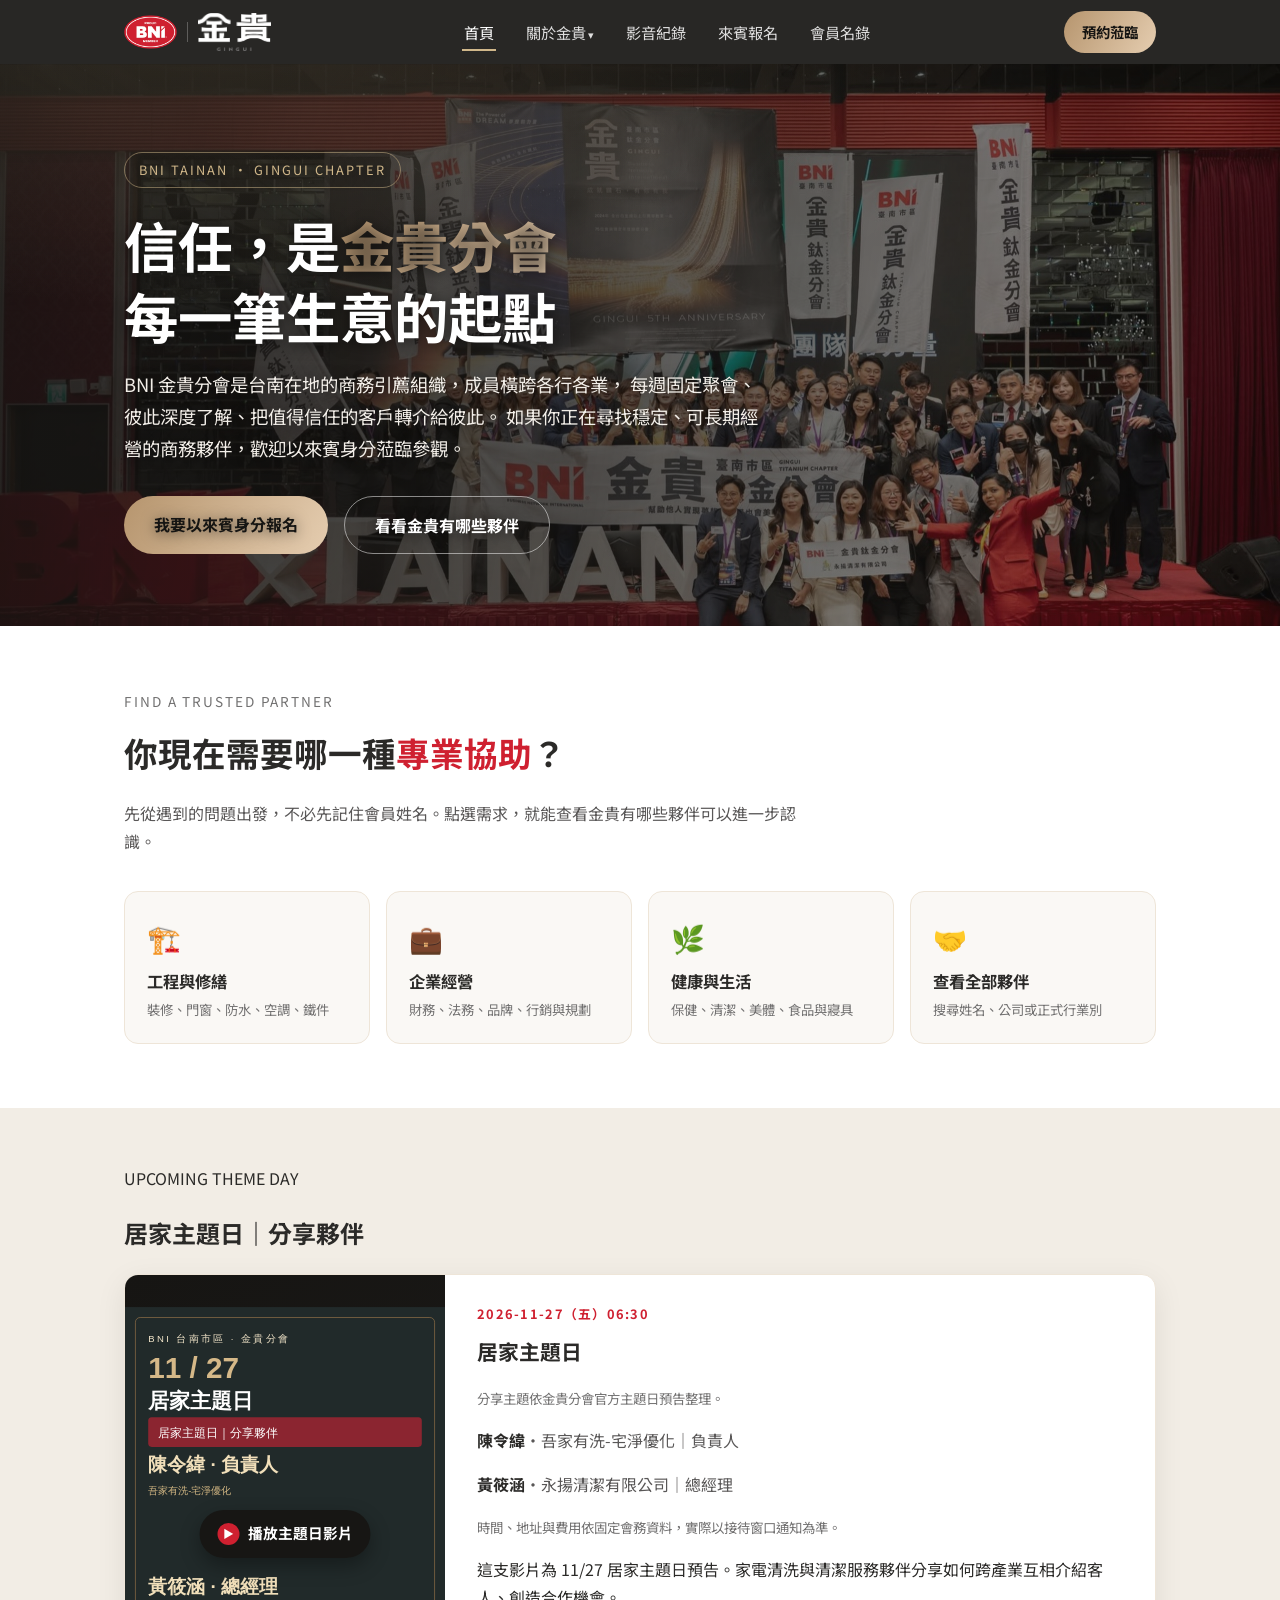
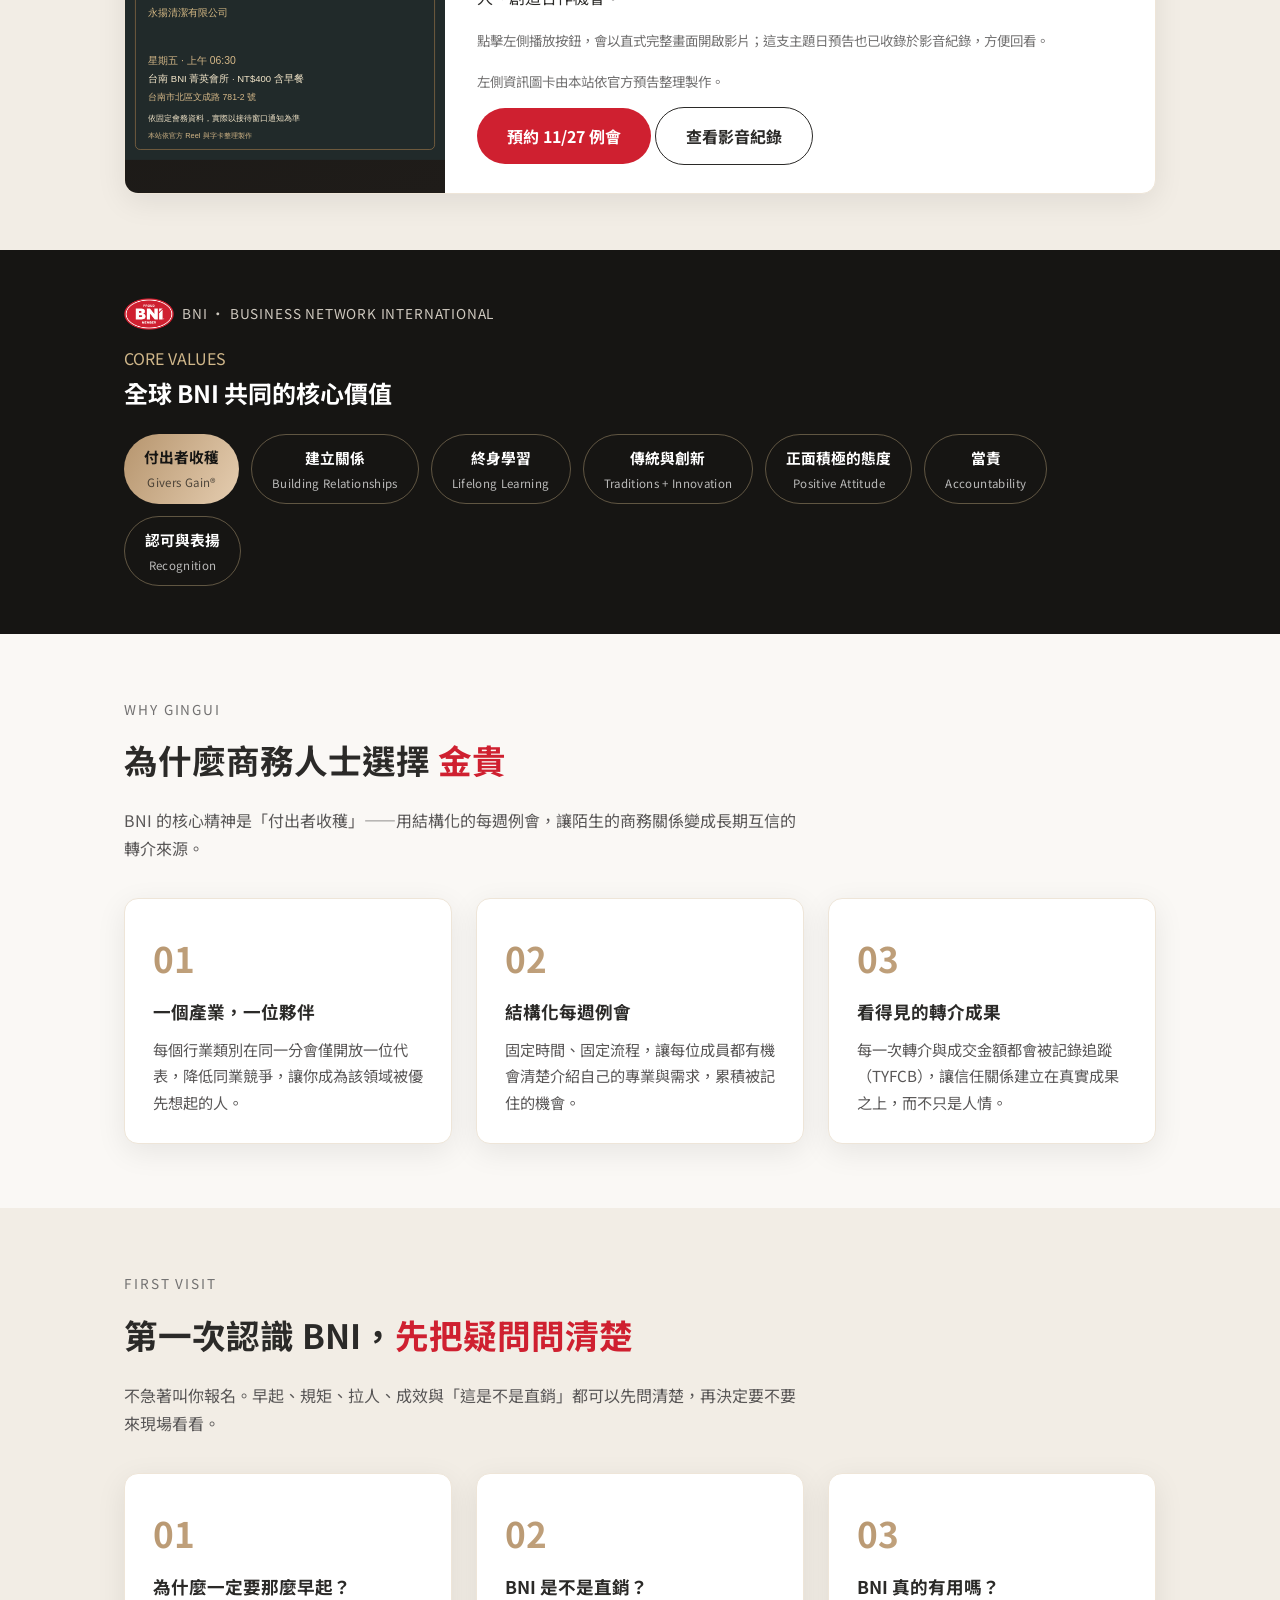
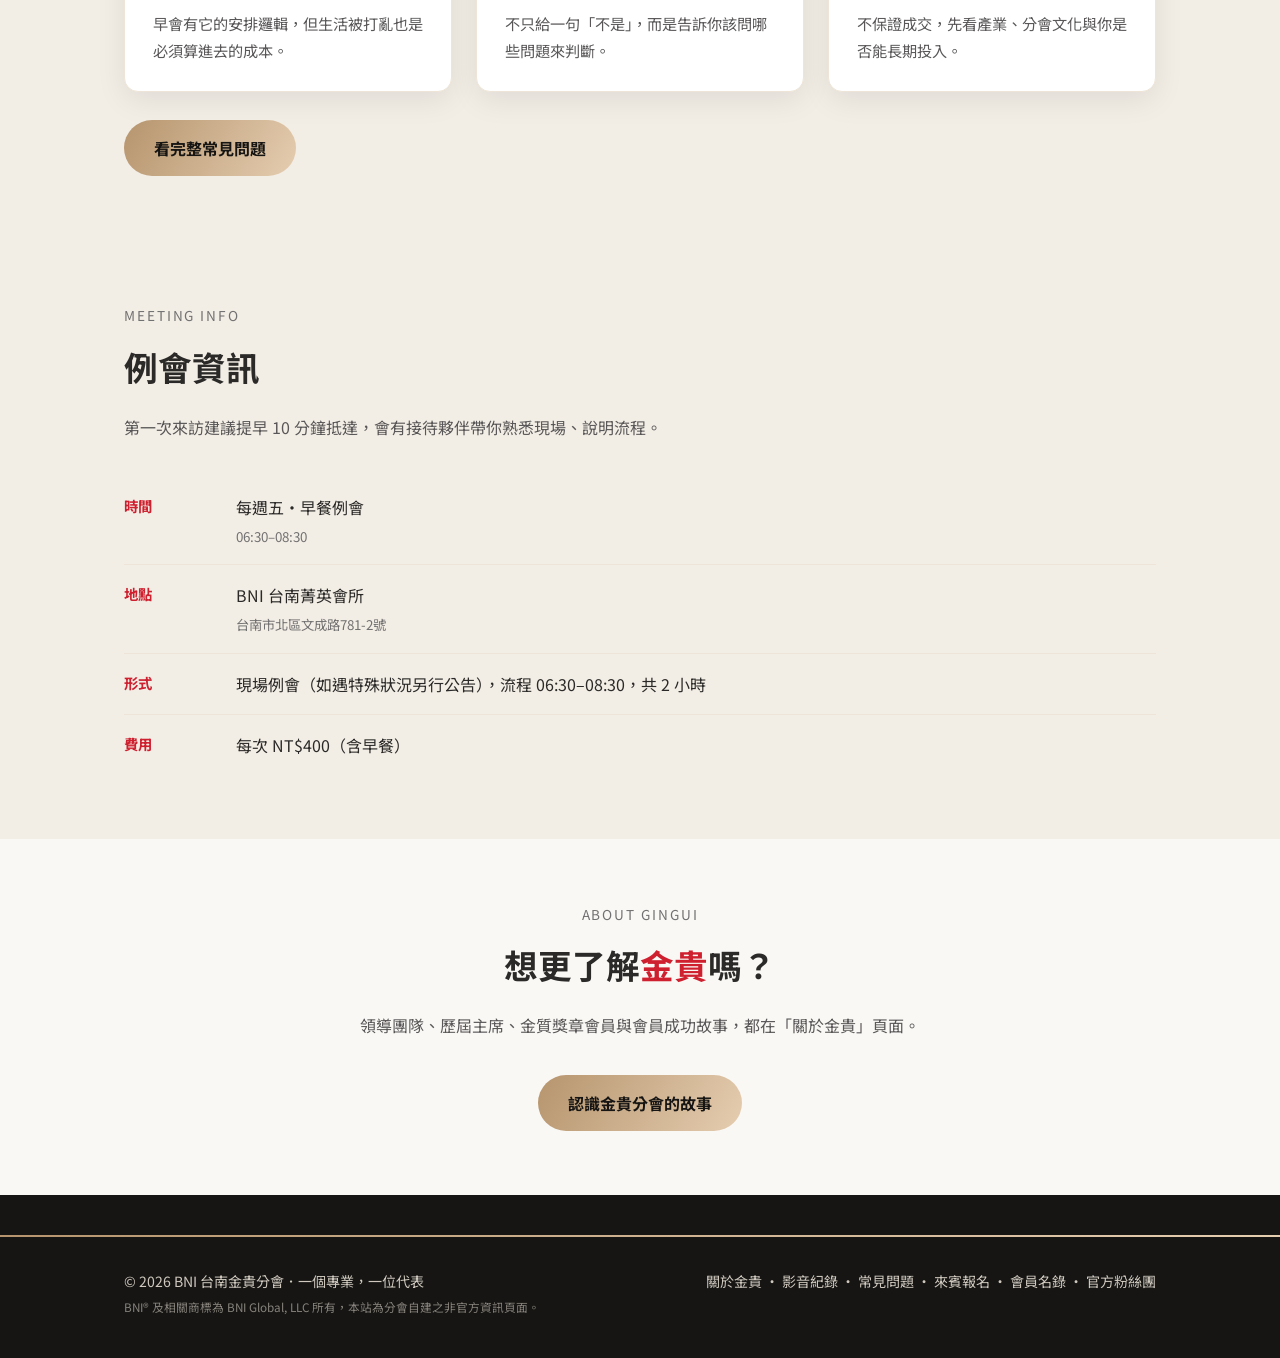
<file: docs/index.html>
<!DOCTYPE html>
<html lang="zh-Hant">
<head>
<meta name="google-site-verification" content="8ePdqY7qm-xpX4-7lDwkVyhYvIActECKuiyLLZZoABk" />
<meta name="msvalidate.01" content="B2B3A865AB34D9075D585E081B5C7E3E" />
<!-- Google tag (gtag.js) -->
<script async src="https://www.googletagmanager.com/gtag/js?id=G-X0NWSKJ8MS"></script>
<script>
  window.dataLayer = window.dataLayer || [];
  function gtag(){dataLayer.push(arguments);}
  gtag('js', new Date());
  gtag('config', 'G-X0NWSKJ8MS');
</script>
<meta charset="UTF-8">
<meta name="viewport" content="width=device-width, initial-scale=1.0">
<title>BNI 金貴分會｜台南商務引薦組織</title>
<meta name="description" content="認識 BNI 台南金貴分會：例會資訊、會員名錄、來賓報名與常見問題。第一次參訪前，先了解 BNI 是否適合你的商務經營方式。">
<link rel="preconnect" href="https://fonts.googleapis.com">
<link rel="preconnect" href="https://fonts.gstatic.com" crossorigin>
<link href="https://fonts.googleapis.com/css2?family=Noto+Sans+TC:wght@400;500;700;900&display=swap" rel="stylesheet">
<link rel="stylesheet" href="assets/style.css?v=20261112a">
<script src="assets/tracking.js?v=20261005b"></script>
</head>
<body>

<nav class="nav">
  <div class="wrap">
    <a href="index.html" class="brand">
      <img src="assets/logo/bni-proud-member-red.png" alt="BNI Proud Member" class="bni-logo">
      <span class="divider"></span>
      <img src="assets/logo/gingui-logo-nav.png" alt="GINGUI 金貴分會" class="gingui-logo">
    </a>
    <ul>
      <li><a href="index.html" class="active">首頁</a></li>
      <li class="nav-dd"><a href="about.html">關於金貴</a><div class="nav-dd-menu"><a href="about.html">認識金貴</a><a href="faq.html">常見問題</a></div></li>
      <li><a href="videos.html">影音紀錄</a></li>
      <li><a href="join.html">來賓報名</a></li>
      <li><a href="directory.html">會員名錄</a></li>
    </ul>
    <a href="join.html" class="cta">預約蒞臨</a>
    <details class="mobile-menu">
      <summary aria-label="網站選單">☰</summary>
      <div class="mobile-menu-links">
        <a href="index.html">首頁</a>
        <a href="about.html">關於金貴</a>
        <a href="faq.html">常見問題</a>
        <a href="videos.html">影音紀錄</a>
        <a href="directory.html">會員名錄</a>
        <a href="join.html">來賓報名</a>
      </div>
    </details>
  </div>
</nav>

<section class="hero">
  <div class="wrap">
    <span class="tag">BNI TAINAN · GINGUI CHAPTER</span>
    <h1>信任，是<span class="gold">金貴分會</span><br>每一筆生意的起點</h1>
    <p class="lead">
      BNI 金貴分會是台南在地的商務引薦組織，成員橫跨各行各業，
      每週固定聚會、彼此深度了解、把值得信任的客戶轉介給彼此。
      如果你正在尋找穩定、可長期經營的商務夥伴，歡迎以來賓身分蒞臨參觀。
    </p>
    <div class="btns">
      <a href="join.html" class="btn btn-gold" data-track="guest_registration_click" data-track-label="首頁首屏報名">我要以來賓身分報名</a>
      <a href="directory.html" class="btn btn-outline" data-track="directory_click" data-track-label="首頁首屏會員名錄">看看金貴有哪些夥伴</a>
    </div>
  </div>
</section>

<section class="section service-finder">
  <div class="wrap">
    <div class="kicker">FIND A TRUSTED PARTNER</div>
    <h2>你現在需要哪一種<span class="accent">專業協助</span>？</h2>
    <p class="desc">先從遇到的問題出發，不必先記住會員姓名。點選需求，就能查看金貴有哪些夥伴可以進一步認識。</p>
    <div class="need-grid">
      <a class="need-card" href="directory.html?group=engineering" data-track="need_category_click" data-need-group="engineering"><span>🏗️</span><strong>工程與修繕</strong><small>裝修、門窗、防水、空調、鐵件</small></a>
      <a class="need-card" href="directory.html?group=business" data-track="need_category_click" data-need-group="business"><span>💼</span><strong>企業經營</strong><small>財務、法務、品牌、行銷與規劃</small></a>
      <a class="need-card" href="directory.html?group=wellness" data-track="need_category_click" data-need-group="wellness"><span>🌿</span><strong>健康與生活</strong><small>保健、清潔、美體、食品與寢具</small></a>
      <a class="need-card" href="directory.html" data-track="need_category_click" data-need-group="all"><span>🤝</span><strong>查看全部夥伴</strong><small>搜尋姓名、公司或正式行業別</small></a>
    </div>
  </div>
</section>

<section class="focus-strip">
  <div class="wrap">
    <div class="kicker">UPCOMING THEME DAY</div>
    <h2 style="margin-bottom:20px">居家主題日｜分享夥伴</h2>
    <div class="focus-card video-focus-card">
      <div class="poster reel-frame edm-frame" id="home-reel-20261127">
        <img src="assets/photos/focus-20261127.svg" alt="11/27 居家主題日資訊圖卡：居家主題日">
        <button class="reel-load" type="button" data-reel-target="home-reel-20261127" data-facebook-url="https://www.facebook.com/reel/1065215876573624/" data-reel-title="居家主題日預告：居家主題日">
          <span aria-hidden="true">▶</span> 播放主題日影片
        </button>
      </div>
      <div class="body">
        <div class="week">2026-11-27（五）06:30</div>
        <h3>居家主題日</h3>
        <p class="video-note">分享主題依金貴分會官方主題日預告整理。</p>
        <p class="speaker"><b>陳令緯</b>・吾家有洗-宅淨優化｜負責人</p><p class="speaker"><b>黃筱涵</b>・永揚清潔有限公司｜總經理</p>
        <p class="video-note">時間、地址與費用依固定會務資料，實際以接待窗口通知為準。</p>
        <p>這支影片為 11/27 居家主題日預告。家電清洗與清潔服務夥伴分享如何跨產業互相介紹客人、創造合作機會。</p>

        <p class="video-note">點擊左側播放按鈕，會以直式完整畫面開啟影片；這支主題日預告也已收錄於影音紀錄，方便回看。</p>
        <p class="video-note">左側資訊圖卡由本站依官方預告整理製作。</p>
        <div class="btns compact-btns">
          <a href="join.html?meeting=2026-11-27" class="btn btn-red" data-track="guest_registration_click" data-track-label="近期主講報名">預約 11/27 例會</a>
          <a href="videos.html" class="btn btn-outline-dark">查看影音紀錄</a>
        </div>
      </div>
    </div>
  </div>
</section>

<section class="values-strip">
  <div class="wrap">
    <div class="bni-badge">
      <img src="assets/logo/bni-proud-member-red.png" alt="BNI Proud Member">
      <span>BNI · BUSINESS NETWORK INTERNATIONAL</span>
    </div>
    <div class="kicker">CORE VALUES</div>
    <h2 style="color:#fff;margin:0">全球 BNI 共同的核心價值</h2>
    <div class="values-list">
      <span class="value-chip primary">付出者收穫<small>Givers Gain®</small></span>
      <span class="value-chip">建立關係<small>Building Relationships</small></span>
      <span class="value-chip">終身學習<small>Lifelong Learning</small></span>
      <span class="value-chip">傳統與創新<small>Traditions + Innovation</small></span>
      <span class="value-chip">正面積極的態度<small>Positive Attitude</small></span>
      <span class="value-chip">當責<small>Accountability</small></span>
      <span class="value-chip">認可與表揚<small>Recognition</small></span>
    </div>
  </div>
</section>

<section class="section">
  <div class="wrap">
    <div class="kicker">WHY GINGUI</div>
    <h2>為什麼商務人士選擇 <span class="accent">金貴</span></h2>
    <p class="desc">BNI 的核心精神是「付出者收穫」——用結構化的每週例會，讓陌生的商務關係變成長期互信的轉介來源。</p>
    <div class="grid3">
      <div class="card">
        <div class="num">01</div>
        <h3>一個產業，一位夥伴</h3>
        <p>每個行業類別在同一分會僅開放一位代表，降低同業競爭，讓你成為該領域被優先想起的人。</p>
      </div>
      <div class="card">
        <div class="num">02</div>
        <h3>結構化每週例會</h3>
        <p>固定時間、固定流程，讓每位成員都有機會清楚介紹自己的專業與需求，累積被記住的機會。</p>
      </div>
      <div class="card">
        <div class="num">03</div>
        <h3>看得見的轉介成果</h3>
        <p>每一次轉介與成交金額都會被記錄追蹤（TYFCB），讓信任關係建立在真實成果之上，而不只是人情。</p>
      </div>
    </div>
  </div>
</section>

<section class="section alt">
  <div class="wrap">
    <div class="kicker">FIRST VISIT</div>
    <h2>第一次認識 BNI，<span class="accent">先把疑問問清楚</span></h2>
    <p class="desc">不急著叫你報名。早起、規矩、拉人、成效與「這是不是直銷」都可以先問清楚，再決定要不要來現場看看。</p>
    <div class="grid3">
      <a class="card card-link" href="faq.html#early"><div class="num">01</div><h3>為什麼一定要那麼早起？</h3><p>早會有它的安排邏輯，但生活被打亂也是必須算進去的成本。</p></a>
      <a class="card card-link" href="faq.html#mlm"><div class="num">02</div><h3>BNI 是不是直銷？</h3><p>不只給一句「不是」，而是告訴你該問哪些問題來判斷。</p></a>
      <a class="card card-link" href="faq.html#fit"><div class="num">03</div><h3>BNI 真的有用嗎？</h3><p>不保證成交，先看產業、分會文化與你是否能長期投入。</p></a>
    </div>
    <div style="margin-top:28px"><a href="faq.html" class="btn btn-gold">看完整常見問題</a></div>
  </div>
</section>

<section class="section alt">
  <div class="wrap">
    <div class="kicker">MEETING INFO</div>
    <h2>例會資訊</h2>
    <p class="desc">第一次來訪建議提早 10 分鐘抵達，會有接待夥伴帶你熟悉現場、說明流程。</p>
    <ul class="info-list">
      <li>
        <span class="label">時間</span>
        <span class="value">每週五・早餐例會<small>06:30–08:30</small></span>
      </li>
      <li>
        <span class="label">地點</span>
        <span class="value">BNI 台南菁英會所
          <small>台南市北區文成路781-2號</small>
        </span>
      </li>
      <li>
        <span class="label">形式</span>
        <span class="value">現場例會（如遇特殊狀況另行公告），流程 06:30–08:30，共 2 小時</span>
      </li>
      <li>
        <span class="label">費用</span>
        <span class="value">每次 NT$400（含早餐）</span>
      </li>
    </ul>
  </div>
</section>

<section class="section" style="text-align:center">
  <div class="wrap">
    <div class="kicker">ABOUT GINGUI</div>
    <h2>想更了解<span class="accent">金貴</span>嗎？</h2>
    <p class="desc" style="margin-left:auto;margin-right:auto">
      領導團隊、歷屆主席、金質獎章會員與會員成功故事，都在「關於金貴」頁面。
    </p>
    <a href="about.html" class="btn btn-gold">認識金貴分會的故事</a>
  </div>
</section>

<footer>
  <hr class="gold-line">
  <div class="wrap">
    <div>
      © <span id="year"></span> BNI 台南金貴分會．一個專業，一位代表
      <br><small style="opacity:.6">BNI® 及相關商標為 BNI Global, LLC 所有，本站為分會自建之非官方資訊頁面。</small>
    </div>
    <div>
      <a href="about.html">關於金貴</a> ・
      <a href="videos.html">影音紀錄</a> ・
      <a href="faq.html">常見問題</a> ・
      <a href="join.html">來賓報名</a> ・
      <a href="directory.html">會員名錄</a> ・
      <a href="https://www.facebook.com/people/BNI-%E5%8F%B0%E5%8D%97%E5%B8%82%E5%8D%80-%E9%87%91%E8%B2%B4%E9%88%A6%E9%87%91%E5%88%86%E6%9C%83/100025054496051/" target="_blank" rel="noopener">官方粉絲團</a>
    </div>
  </div>
</footer>
<script>document.getElementById('year').textContent = new Date().getFullYear();</script>
<script src="assets/reels.js"></script>
</body>
</html>
</file>
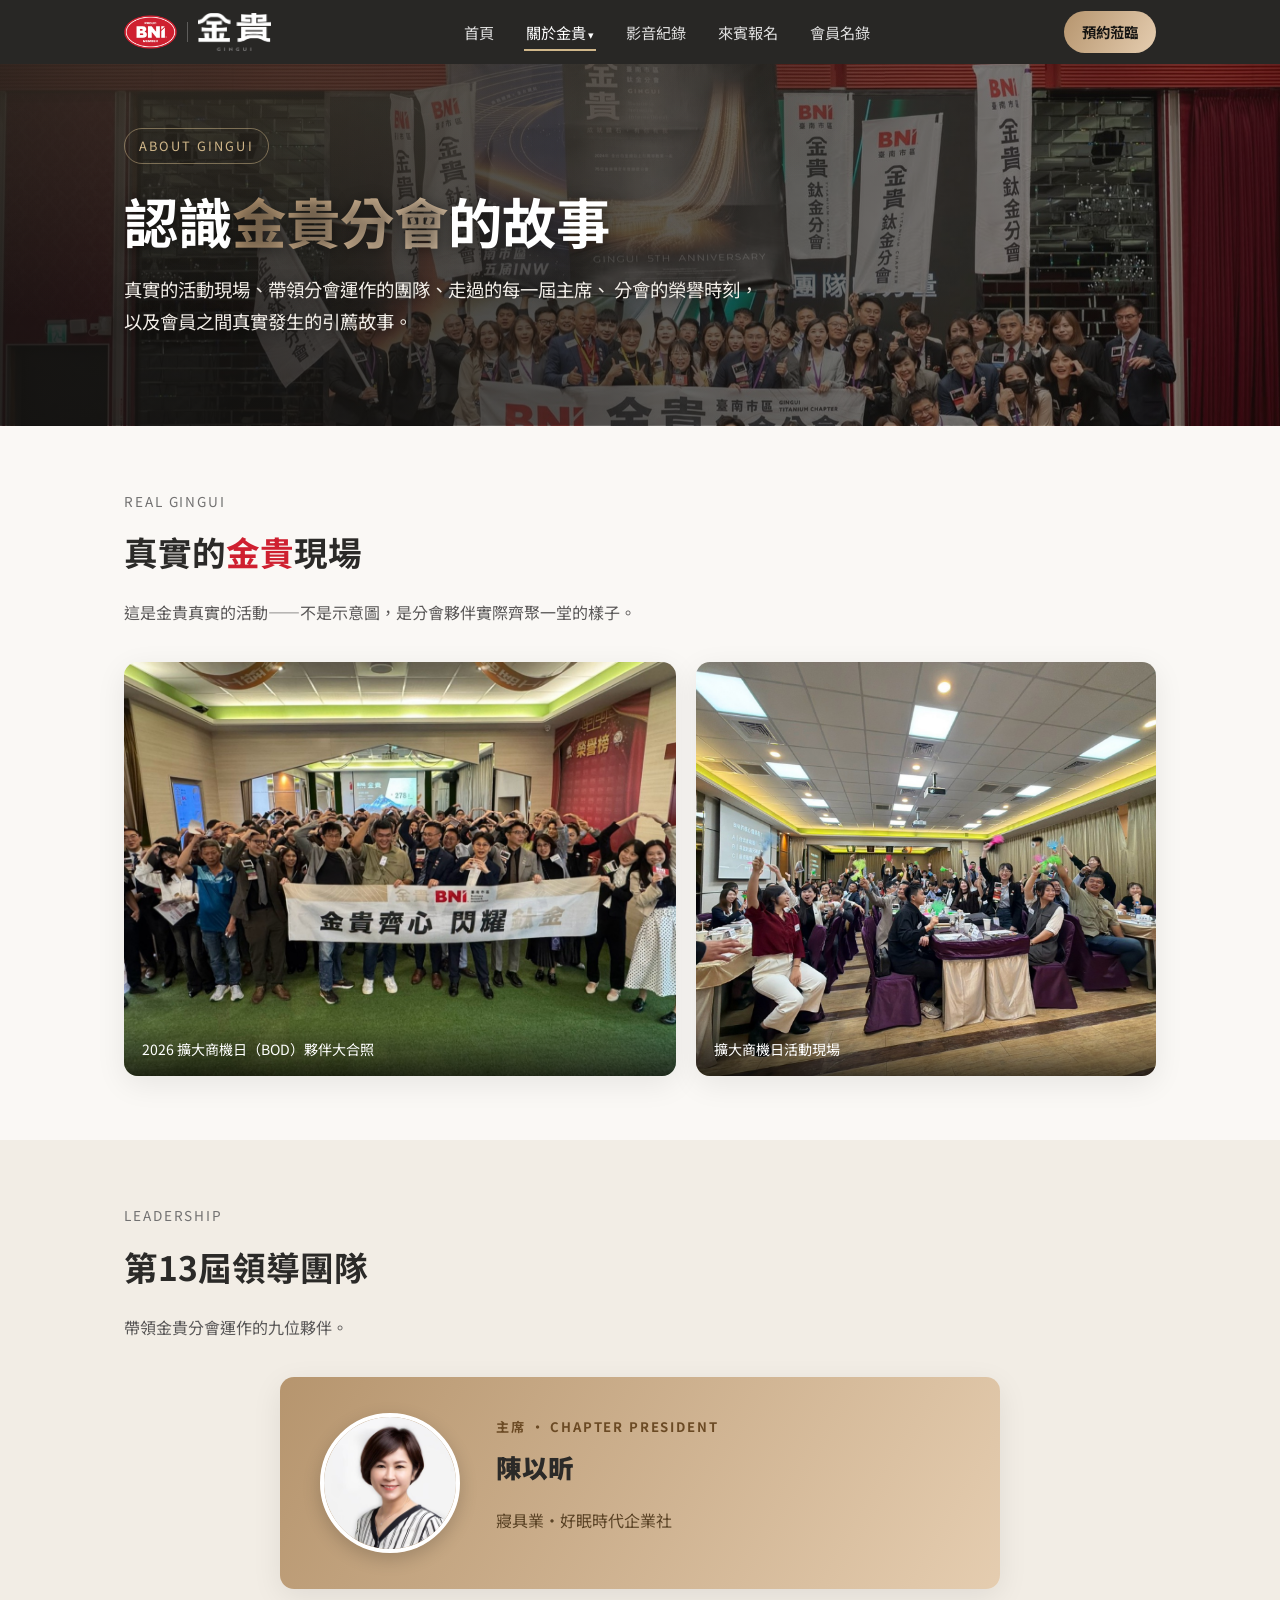
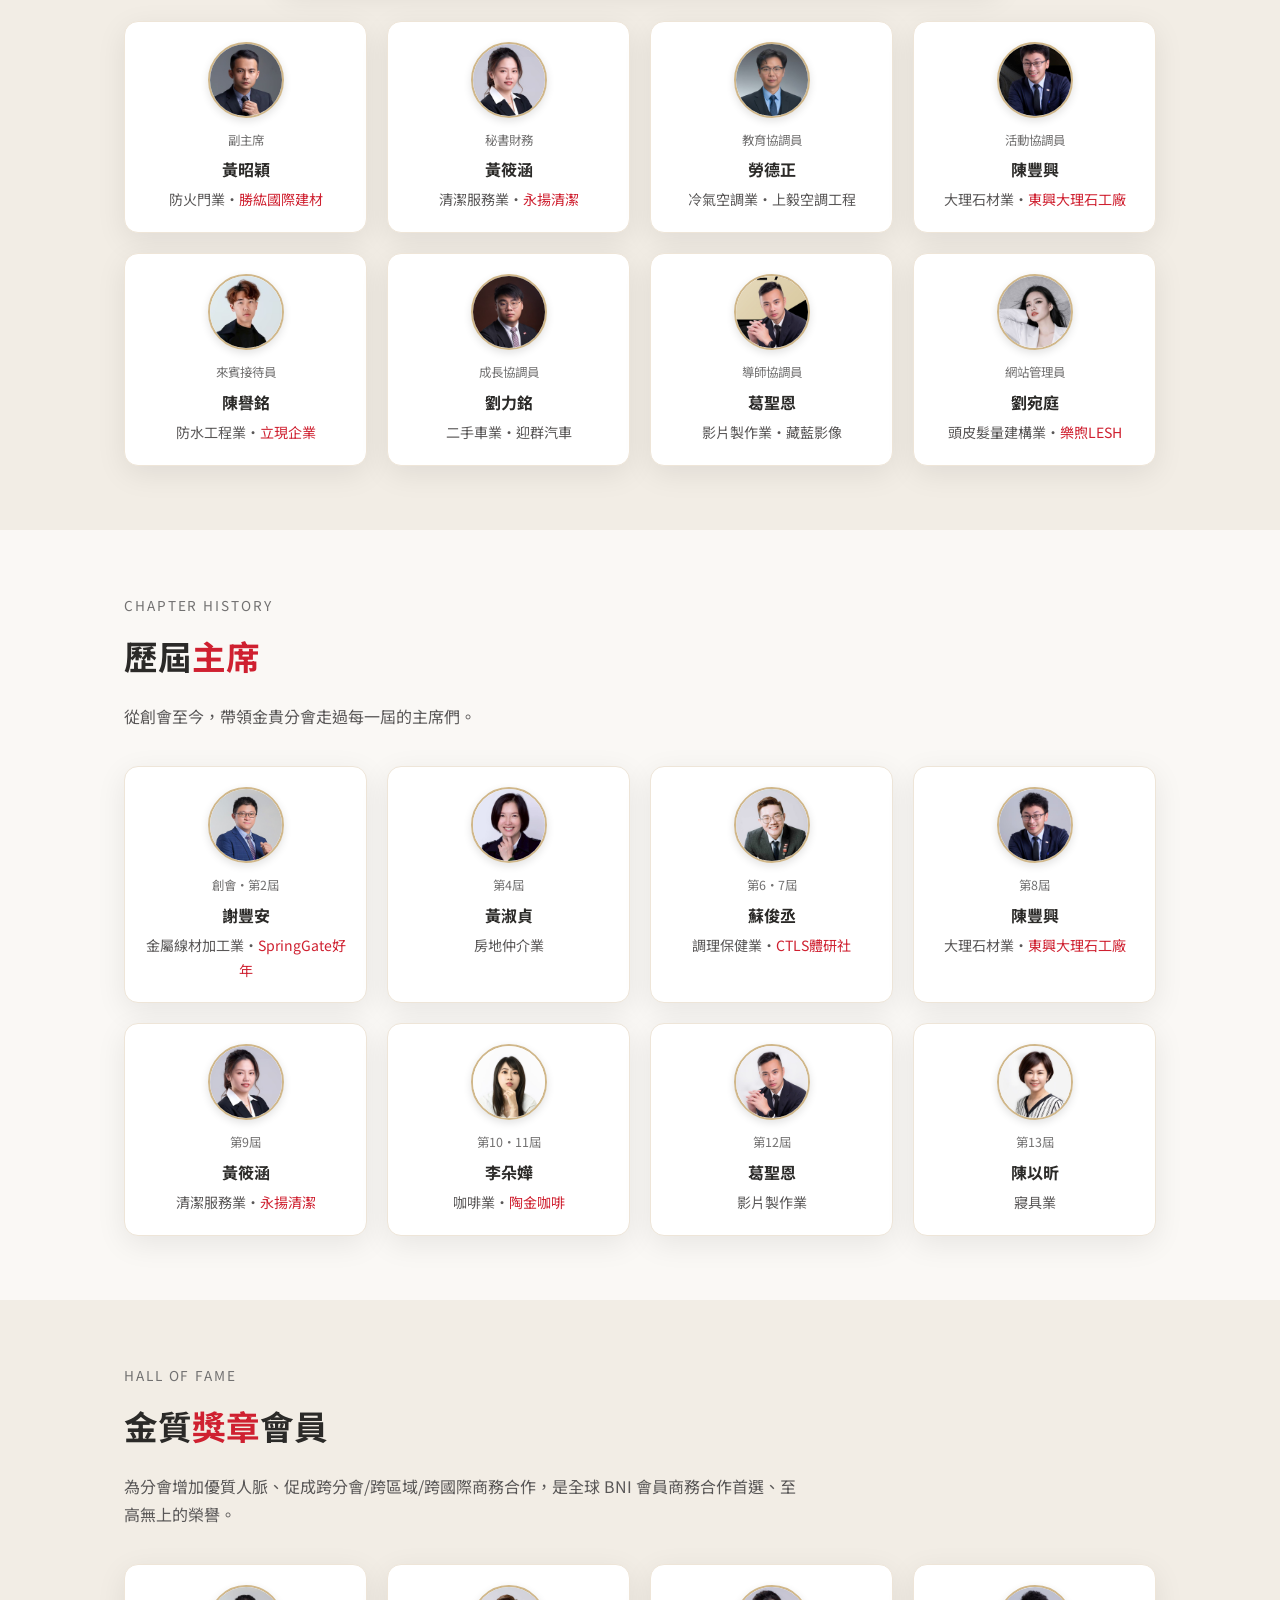
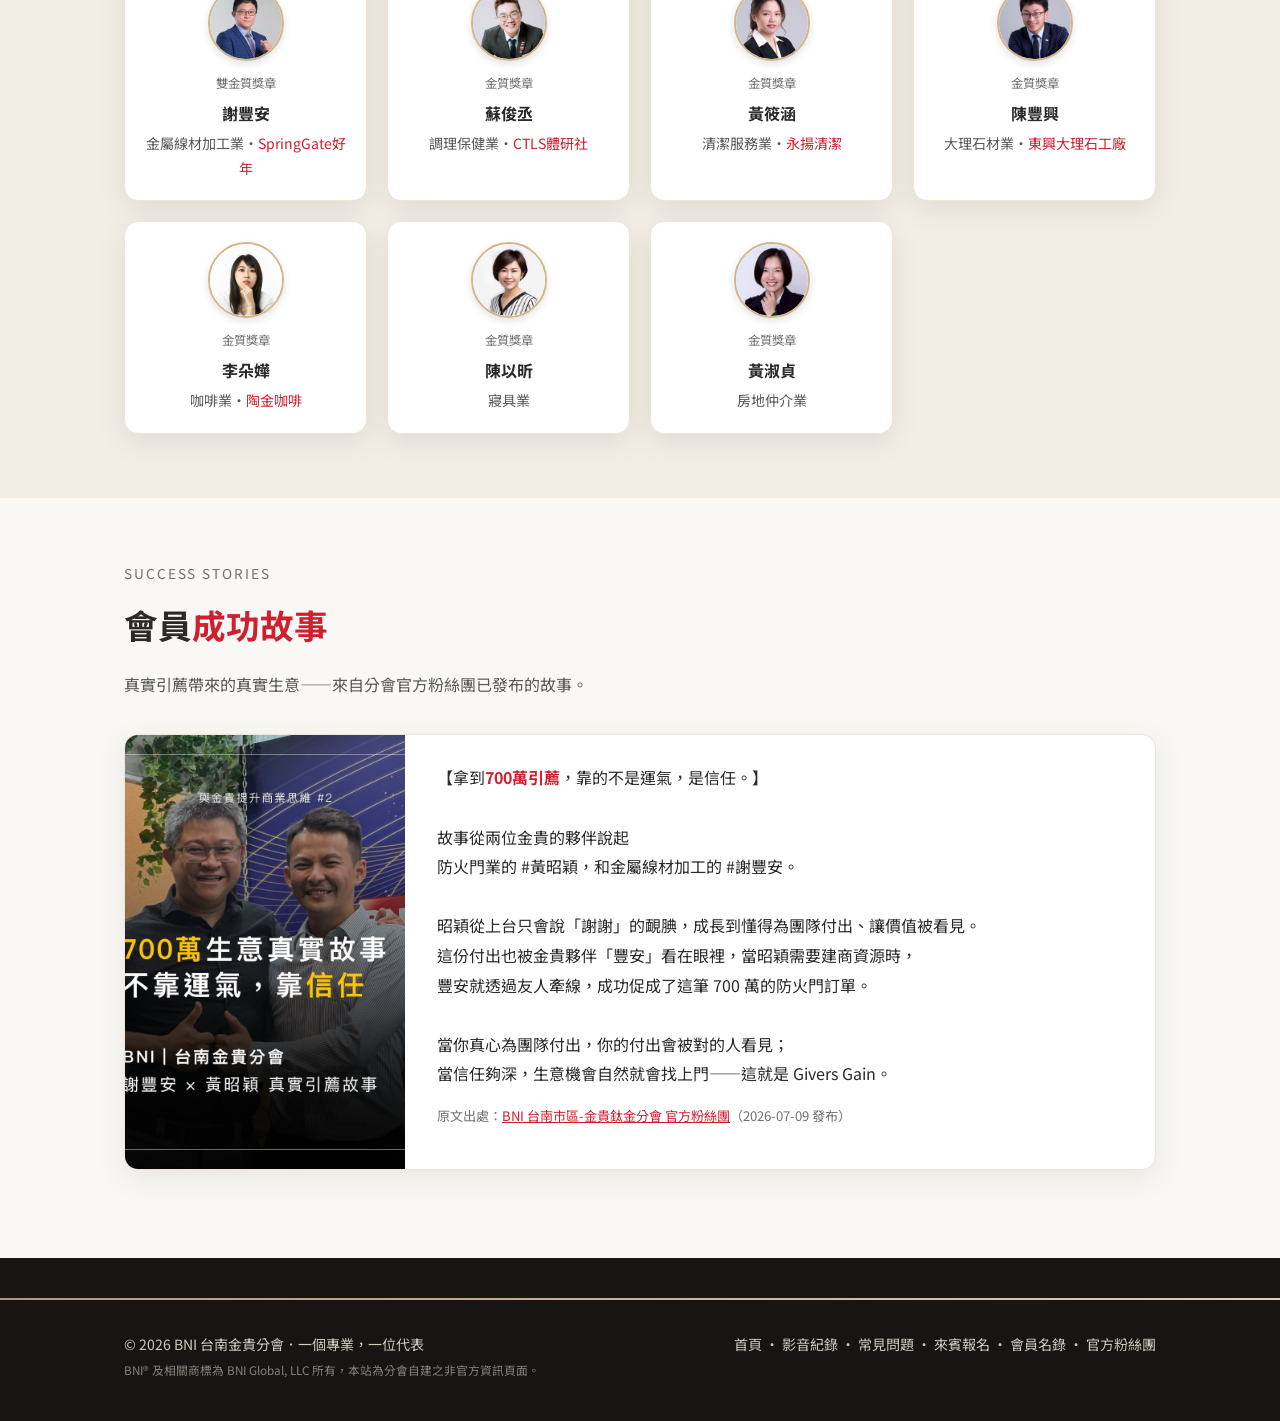
<file: docs/about.html>
<!DOCTYPE html>
<html lang="zh-Hant">
<head>
<!-- Google tag (gtag.js) -->
<script async src="https://www.googletagmanager.com/gtag/js?id=G-X0NWSKJ8MS"></script>
<script>
  window.dataLayer = window.dataLayer || [];
  function gtag(){dataLayer.push(arguments);}
  gtag('js', new Date());
  gtag('config', 'G-X0NWSKJ8MS');
</script>
<meta charset="UTF-8">
<meta name="viewport" content="width=device-width, initial-scale=1.0">
<title>關於金貴｜BNI 金貴分會</title>
<meta name="description" content="認識 BNI 台南金貴分會——真實活動現場、領導團隊、歷屆主席、金質獎章會員與會員成功故事。">
<link rel="preconnect" href="https://fonts.googleapis.com">
<link rel="preconnect" href="https://fonts.gstatic.com" crossorigin>
<link href="https://fonts.googleapis.com/css2?family=Noto+Sans+TC:wght@400;500;700;900&display=swap" rel="stylesheet">
<link rel="stylesheet" href="assets/style.css?v=20261112a">
</head>
<body>

<nav class="nav">
  <div class="wrap">
    <a href="index.html" class="brand">
      <img src="assets/logo/bni-proud-member-red.png" alt="BNI Proud Member" class="bni-logo">
      <span class="divider"></span>
      <img src="assets/logo/gingui-logo-nav.png" alt="GINGUI 金貴分會" class="gingui-logo">
    </a>
    <ul>
      <li><a href="index.html">首頁</a></li>
      <li class="nav-dd"><a href="about.html" class="active">關於金貴</a><div class="nav-dd-menu"><a href="about.html" class="active">認識金貴</a><a href="faq.html">常見問題</a></div></li>
      <li><a href="videos.html">影音紀錄</a></li>
      <li><a href="join.html">來賓報名</a></li>
      <li><a href="directory.html">會員名錄</a></li>
    </ul>
    <a href="join.html" class="cta">預約蒞臨</a>
    <details class="mobile-menu">
      <summary aria-label="網站選單">☰</summary>
      <div class="mobile-menu-links">
        <a href="index.html">首頁</a>
        <a href="about.html">關於金貴</a>
        <a href="faq.html">常見問題</a>
        <a href="videos.html">影音紀錄</a>
        <a href="directory.html">會員名錄</a>
        <a href="join.html">來賓報名</a>
      </div>
    </details>
  </div>
</nav>

<section class="hero" style="padding:64px 0 56px">
  <div class="wrap">
    <span class="tag">ABOUT GINGUI</span>
    <h1>認識<span class="gold">金貴分會</span>的故事</h1>
    <p class="lead">
      真實的活動現場、帶領分會運作的團隊、走過的每一屆主席、
      分會的榮譽時刻，以及會員之間真實發生的引薦故事。
    </p>
  </div>
</section>

<section class="section">
  <div class="wrap">
    <div class="kicker">REAL GINGUI</div>
    <h2>真實的<span class="accent">金貴</span>現場</h2>
    <p class="desc">這是金貴真實的活動——不是示意圖，是分會夥伴實際齊聚一堂的樣子。</p>
    <div class="gallery-grid">
      <div class="gallery-item">
        <img src="assets/photos/bod-group.jpg" alt="金貴分會擴大商機日大合照" loading="lazy">
        <div class="cap">2026 擴大商機日（BOD）夥伴大合照</div>
      </div>
      <div class="gallery-item">
        <img src="assets/photos/bod-venue.jpg" alt="金貴分會擴大商機日活動現場" loading="lazy">
        <div class="cap">擴大商機日活動現場</div>
      </div>
    </div>
  </div>
</section>

<section class="section alt">
  <div class="wrap">
    <div class="kicker">LEADERSHIP</div>
    <h2>第13屆領導團隊</h2>
    <p class="desc">帶領金貴分會運作的九位夥伴。</p>

    <div class="leader-chair">
      <div class="photo"><img src="assets/photos/leader-chenyixin.jpg" alt="主席 陳以昕"></div>
      <div class="info">
        <div class="role">主席 · CHAPTER PRESIDENT</div>
        <p class="name">陳以昕</p>
        <p class="ind">寢具業・好眠時代企業社</p>
      </div>
    </div>

    <div class="leader-grid">
      <div class="leader-card">
        <div class="photo"><img src="assets/photos/leader-huangzhaoying.jpg" alt="副主席 黃昭穎"></div>
        <div class="role">副主席</div>
        <h3>黃昭穎</h3>
        <p>防火門業・<a href="http://www.oakforest.com.tw/" target="_blank" rel="noopener">勝紘國際建材</a></p>
      </div>
      <div class="leader-card">
        <div class="photo"><img src="assets/photos/leader-huangxiaohan.jpg" alt="秘書財務 黃筱涵"></div>
        <div class="role">秘書財務</div>
        <h3>黃筱涵</h3>
        <p>清潔服務業・<a href="https://hemusih.com/coatslip-cleaning/" target="_blank" rel="noopener">永揚清潔</a></p>
      </div>
      <div class="leader-card">
        <div class="photo"><img src="assets/photos/leader-laodezheng.jpg" alt="教育協調員 勞德正"></div>
        <div class="role">教育協調員</div>
        <h3>勞德正</h3>
        <p>冷氣空調業・上毅空調工程</p>
      </div>
      <div class="leader-card">
        <div class="photo"><img src="assets/photos/leader-chenfengxing.jpg" alt="活動協調員 陳豐興"></div>
        <div class="role">活動協調員</div>
        <h3>陳豐興</h3>
        <p>大理石材業・<a href="https://dongxingmarble.com/" target="_blank" rel="noopener">東興大理石工廠</a></p>
      </div>
      <div class="leader-card">
        <div class="photo"><img src="assets/photos/leader-chenyuming.jpg" alt="來賓接待員 陳譽銘"></div>
        <div class="role">來賓接待員</div>
        <h3>陳譽銘</h3>
        <p>防水工程業・<a href="https://www.lixian-waterproofing.com/" target="_blank" rel="noopener">立現企業</a></p>
      </div>
      <div class="leader-card">
        <div class="photo"><img src="assets/photos/leader-liuliming.jpg" alt="成長協調員 劉力銘"></div>
        <div class="role">成長協調員</div>
        <h3>劉力銘</h3>
        <p>二手車業・迎群汽車</p>
      </div>
      <div class="leader-card">
        <div class="photo"><img src="assets/photos/leader-gesheng.jpg" alt="導師協調員 葛聖恩"></div>
        <div class="role">導師協調員</div>
        <h3>葛聖恩</h3>
        <p>影片製作業・藏藍影像</p>
      </div>
      <div class="leader-card">
        <div class="photo"><img src="assets/photos/leader-liuwanting.jpg" alt="網站管理員 劉宛庭"></div>
        <div class="role">網站管理員</div>
        <h3>劉宛庭</h3>
        <p>頭皮髮量建構業・<a href="https://leshsmp.com/" target="_blank" rel="noopener">樂煦LESH</a></p>
      </div>
    </div>
  </div>
</section>

<section class="section">
  <div class="wrap">
    <div class="kicker">CHAPTER HISTORY</div>
    <h2>歷屆<span class="accent">主席</span></h2>
    <p class="desc">從創會至今，帶領金貴分會走過每一屆的主席們。</p>
    <div class="leader-grid">
      <div class="leader-card">
        <div class="photo"><img src="assets/photos/chair-xiefengan.jpg" alt="創會・第2屆主席 謝豐安"></div>
        <div class="role">創會・第2屆</div>
        <h3>謝豐安</h3>
        <p>金屬線材加工業・<a href="https://www.springgate.com.tw/" target="_blank" rel="noopener">SpringGate好年</a></p>
      </div>
      <div class="leader-card">
        <div class="photo"><img src="assets/photos/chair-huangshuzhen.jpg" alt="第4屆主席 黃淑貞"></div>
        <div class="role">第4屆</div>
        <h3>黃淑貞</h3>
        <p>房地仲介業</p>
      </div>
      <div class="leader-card">
        <div class="photo"><img src="assets/photos/chair-sujuncheng.jpg" alt="第6・7屆主席 蘇俊丞"></div>
        <div class="role">第6・7屆</div>
        <h3>蘇俊丞</h3>
        <p>調理保健業・<a href="https://www.facebook.com/ctls2987977/" target="_blank" rel="noopener">CTLS體研社</a></p>
      </div>
      <div class="leader-card">
        <div class="photo"><img src="assets/photos/chair-chenfengxing.jpg" alt="第8屆主席 陳豐興"></div>
        <div class="role">第8屆</div>
        <h3>陳豐興</h3>
        <p>大理石材業・<a href="https://dongxingmarble.com/" target="_blank" rel="noopener">東興大理石工廠</a></p>
      </div>
      <div class="leader-card">
        <div class="photo"><img src="assets/photos/chair-huangxiaohan.jpg" alt="第9屆主席 黃筱涵"></div>
        <div class="role">第9屆</div>
        <h3>黃筱涵</h3>
        <p>清潔服務業・<a href="https://hemusih.com/coatslip-cleaning/" target="_blank" rel="noopener">永揚清潔</a></p>
      </div>
      <div class="leader-card">
        <div class="photo"><img src="assets/photos/chair-liduohua.jpg" alt="第10・11屆主席 李朵嬅"></div>
        <div class="role">第10・11屆</div>
        <h3>李朵嬅</h3>
        <p>咖啡業・<a href="https://taokingcafe.com/" target="_blank" rel="noopener">陶金咖啡</a></p>
      </div>
      <div class="leader-card">
        <div class="photo"><img src="assets/photos/chair-gesheng.jpg" alt="第12屆主席 葛聖恩"></div>
        <div class="role">第12屆</div>
        <h3>葛聖恩</h3>
        <p>影片製作業</p>
      </div>
      <div class="leader-card">
        <div class="photo"><img src="assets/photos/chair-chenyixin.jpg" alt="第13屆主席 陳以昕"></div>
        <div class="role">第13屆</div>
        <h3>陳以昕</h3>
        <p>寢具業</p>
      </div>
    </div>
  </div>
</section>

<section class="section alt">
  <div class="wrap">
    <div class="kicker">HALL OF FAME</div>
    <h2>金質<span class="accent">獎章</span>會員</h2>
    <p class="desc">為分會增加優質人脈、促成跨分會/跨區域/跨國際商務合作，是全球 BNI 會員商務合作首選、至高無上的榮譽。</p>
    <div class="leader-grid">
      <div class="leader-card">
        <div class="photo"><img src="assets/photos/chair-xiefengan.jpg" alt="雙金質獎章會員 謝豐安"></div>
        <div class="role">雙金質獎章</div>
        <h3>謝豐安</h3>
        <p>金屬線材加工業・<a href="https://www.springgate.com.tw/" target="_blank" rel="noopener">SpringGate好年</a></p>
      </div>
      <div class="leader-card">
        <div class="photo"><img src="assets/photos/chair-sujuncheng.jpg" alt="金質獎章會員 蘇俊丞"></div>
        <div class="role">金質獎章</div>
        <h3>蘇俊丞</h3>
        <p>調理保健業・<a href="https://www.facebook.com/ctls2987977/" target="_blank" rel="noopener">CTLS體研社</a></p>
      </div>
      <div class="leader-card">
        <div class="photo"><img src="assets/photos/chair-huangxiaohan.jpg" alt="金質獎章會員 黃筱涵"></div>
        <div class="role">金質獎章</div>
        <h3>黃筱涵</h3>
        <p>清潔服務業・<a href="https://hemusih.com/coatslip-cleaning/" target="_blank" rel="noopener">永揚清潔</a></p>
      </div>
      <div class="leader-card">
        <div class="photo"><img src="assets/photos/chair-chenfengxing.jpg" alt="金質獎章會員 陳豐興"></div>
        <div class="role">金質獎章</div>
        <h3>陳豐興</h3>
        <p>大理石材業・<a href="https://dongxingmarble.com/" target="_blank" rel="noopener">東興大理石工廠</a></p>
      </div>
      <div class="leader-card">
        <div class="photo"><img src="assets/photos/chair-liduohua.jpg" alt="金質獎章會員 李朵嬅"></div>
        <div class="role">金質獎章</div>
        <h3>李朵嬅</h3>
        <p>咖啡業・<a href="https://taokingcafe.com/" target="_blank" rel="noopener">陶金咖啡</a></p>
      </div>
      <div class="leader-card">
        <div class="photo"><img src="assets/photos/chair-chenyixin.jpg" alt="金質獎章會員 陳以昕"></div>
        <div class="role">金質獎章</div>
        <h3>陳以昕</h3>
        <p>寢具業</p>
      </div>
      <div class="leader-card">
        <div class="photo"><img src="assets/photos/chair-huangshuzhen.jpg" alt="金質獎章會員 黃淑貞"></div>
        <div class="role">金質獎章</div>
        <h3>黃淑貞</h3>
        <p>房地仲介業</p>
      </div>
    </div>
  </div>
</section>

<section class="section">
  <div class="wrap">
    <div class="kicker">SUCCESS STORIES</div>
    <h2>會員<span class="accent">成功故事</span></h2>
    <p class="desc">真實引薦帶來的真實生意——來自分會官方粉絲團已發布的故事。</p>

    <div class="story-featured">
      <img src="assets/photos/story-700w-cover.jpg" alt="謝豐安×黃昭穎 700萬真實引薦故事">
      <div class="body">
        <p class="quote">【拿到<b>700萬引薦</b>，靠的不是運氣，是信任。】

故事從兩位金貴的夥伴說起
防火門業的 #黃昭穎，和金屬線材加工的 #謝豐安。

昭穎從上台只會說「謝謝」的靦腆，成長到懂得為團隊付出、讓價值被看見。
這份付出也被金貴夥伴「豐安」看在眼裡，當昭穎需要建商資源時，
豐安就透過友人牽線，成功促成了這筆 700 萬的防火門訂單。

當你真心為團隊付出，你的付出會被對的人看見；
當信任夠深，生意機會自然就會找上門——這就是 Givers Gain。</p>
        <p class="source">
          原文出處：<a href="https://www.facebook.com/share/p/19HoVkjUYB/" target="_blank" rel="noopener">BNI 台南市區-金貴鈦金分會 官方粉絲團</a>（2026-07-09 發布）
        </p>
      </div>
    </div>

  </div>
</section>

<footer>
  <hr class="gold-line">
  <div class="wrap">
    <div>
      © <span id="year"></span> BNI 台南金貴分會．一個專業，一位代表
      <br><small style="opacity:.6">BNI® 及相關商標為 BNI Global, LLC 所有，本站為分會自建之非官方資訊頁面。</small>
    </div>
    <div>
      <a href="index.html">首頁</a> ・
      <a href="videos.html">影音紀錄</a> ・
      <a href="faq.html">常見問題</a> ・
      <a href="join.html">來賓報名</a> ・
      <a href="directory.html">會員名錄</a> ・
      <a href="https://www.facebook.com/people/BNI-%E5%8F%B0%E5%8D%97%E5%B8%82%E5%8D%80-%E9%87%91%E8%B2%B4%E9%88%A6%E9%87%91%E5%88%86%E6%9C%83/100025054496051/" target="_blank" rel="noopener">官方粉絲團</a>
    </div>
  </div>
</footer>
<script>document.getElementById('year').textContent = new Date().getFullYear();</script>
</body>
</html>
</file>
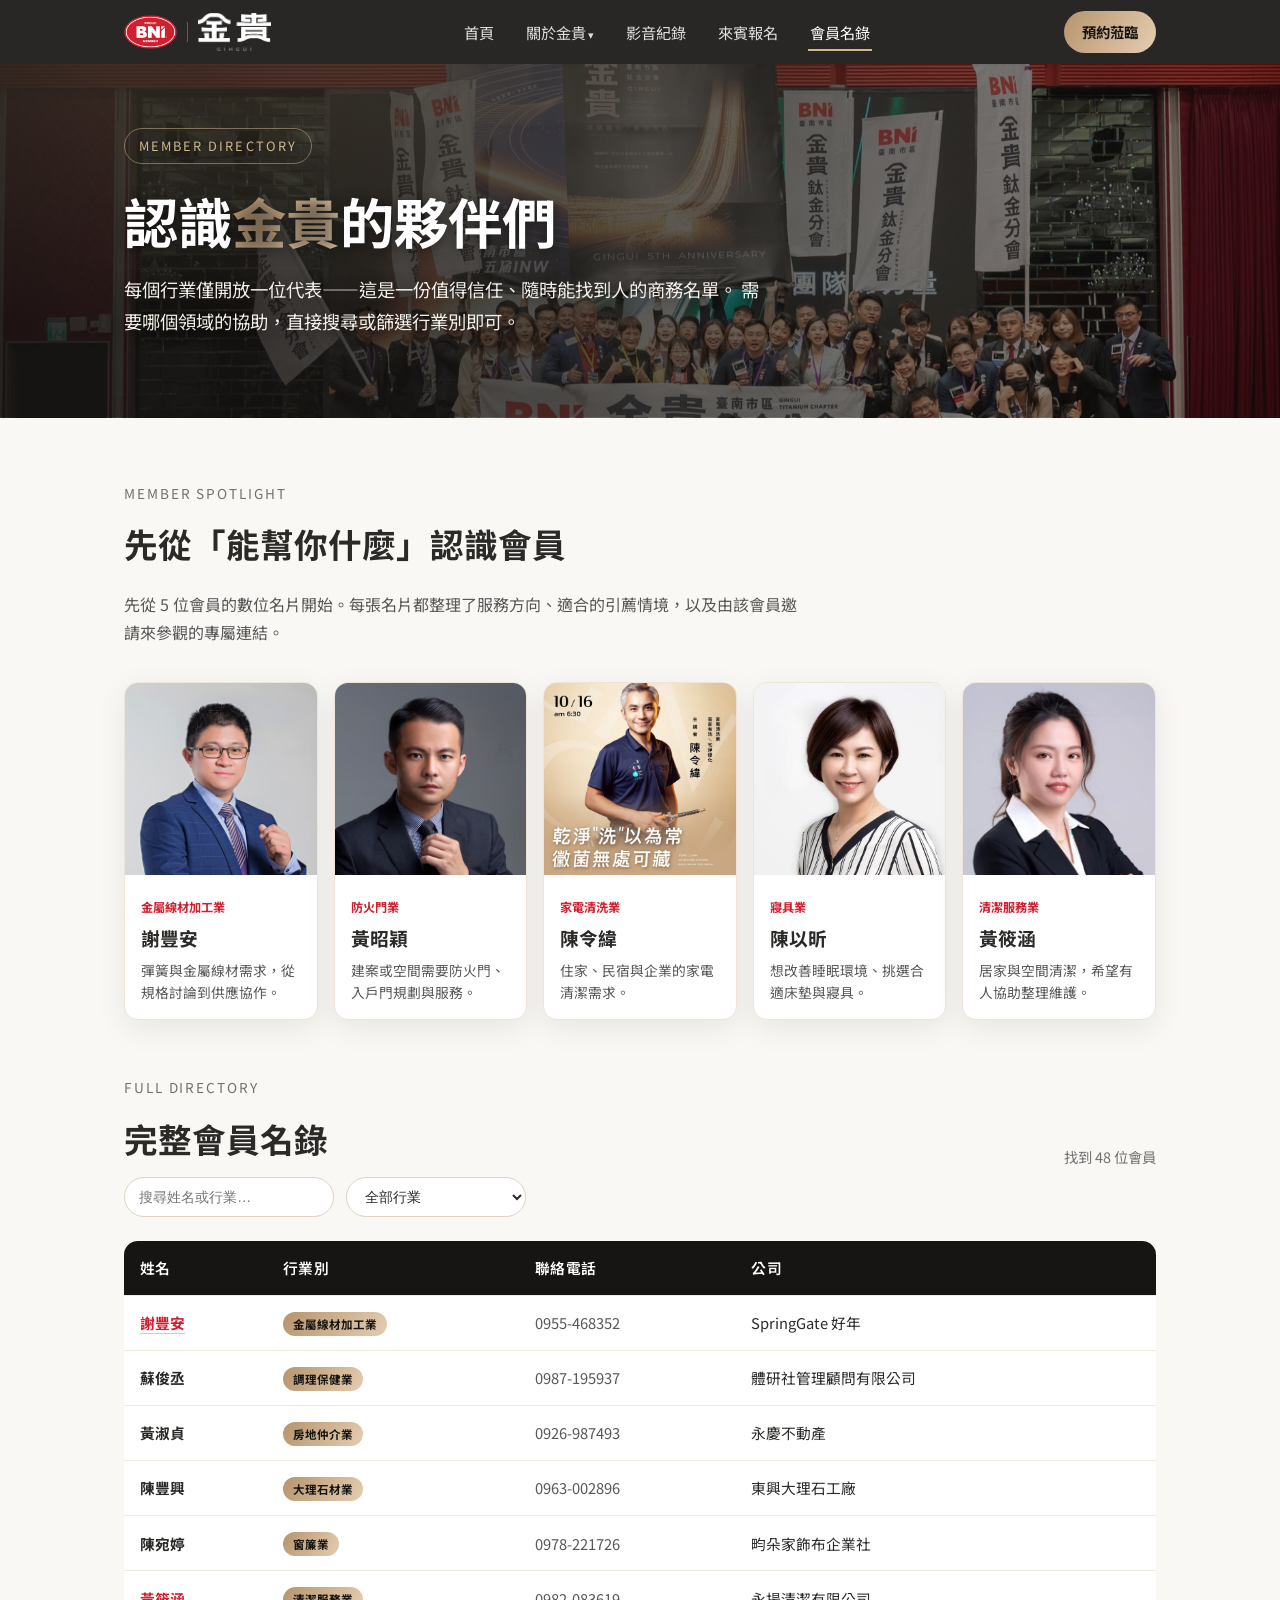
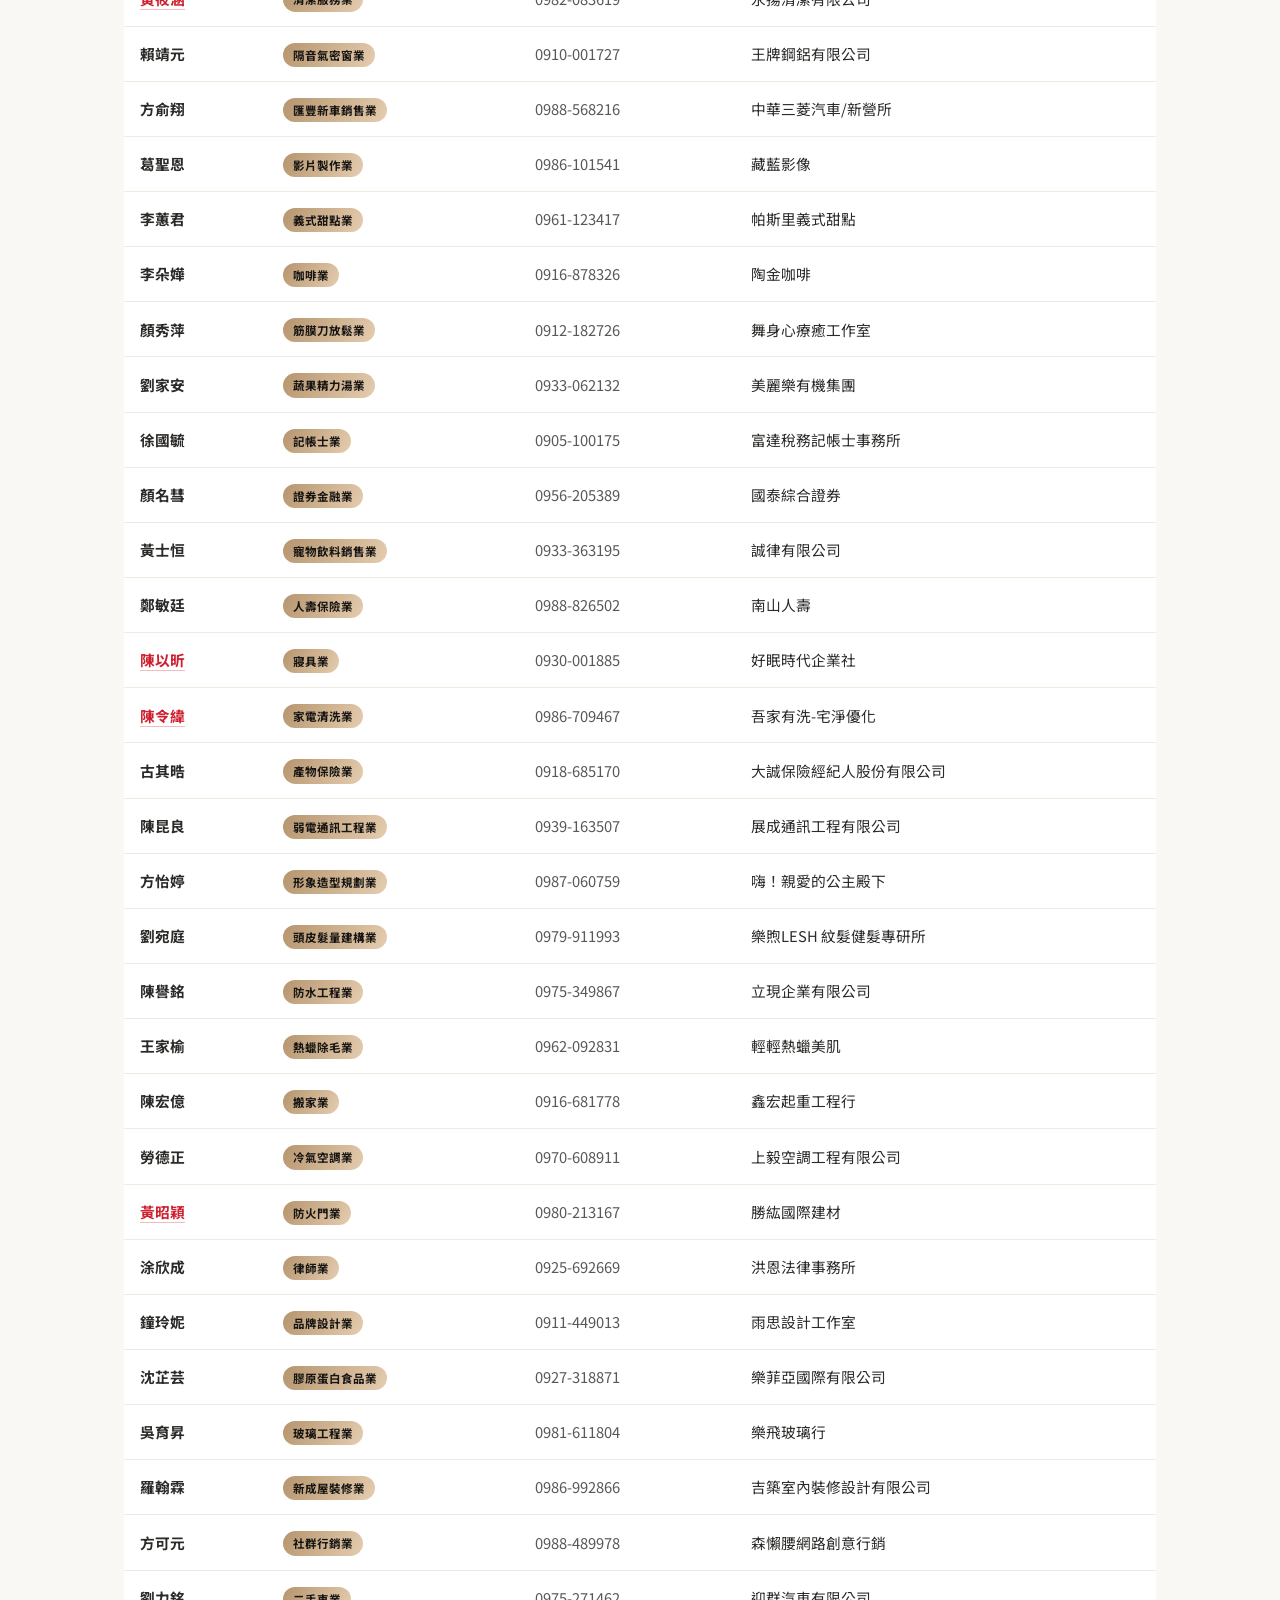
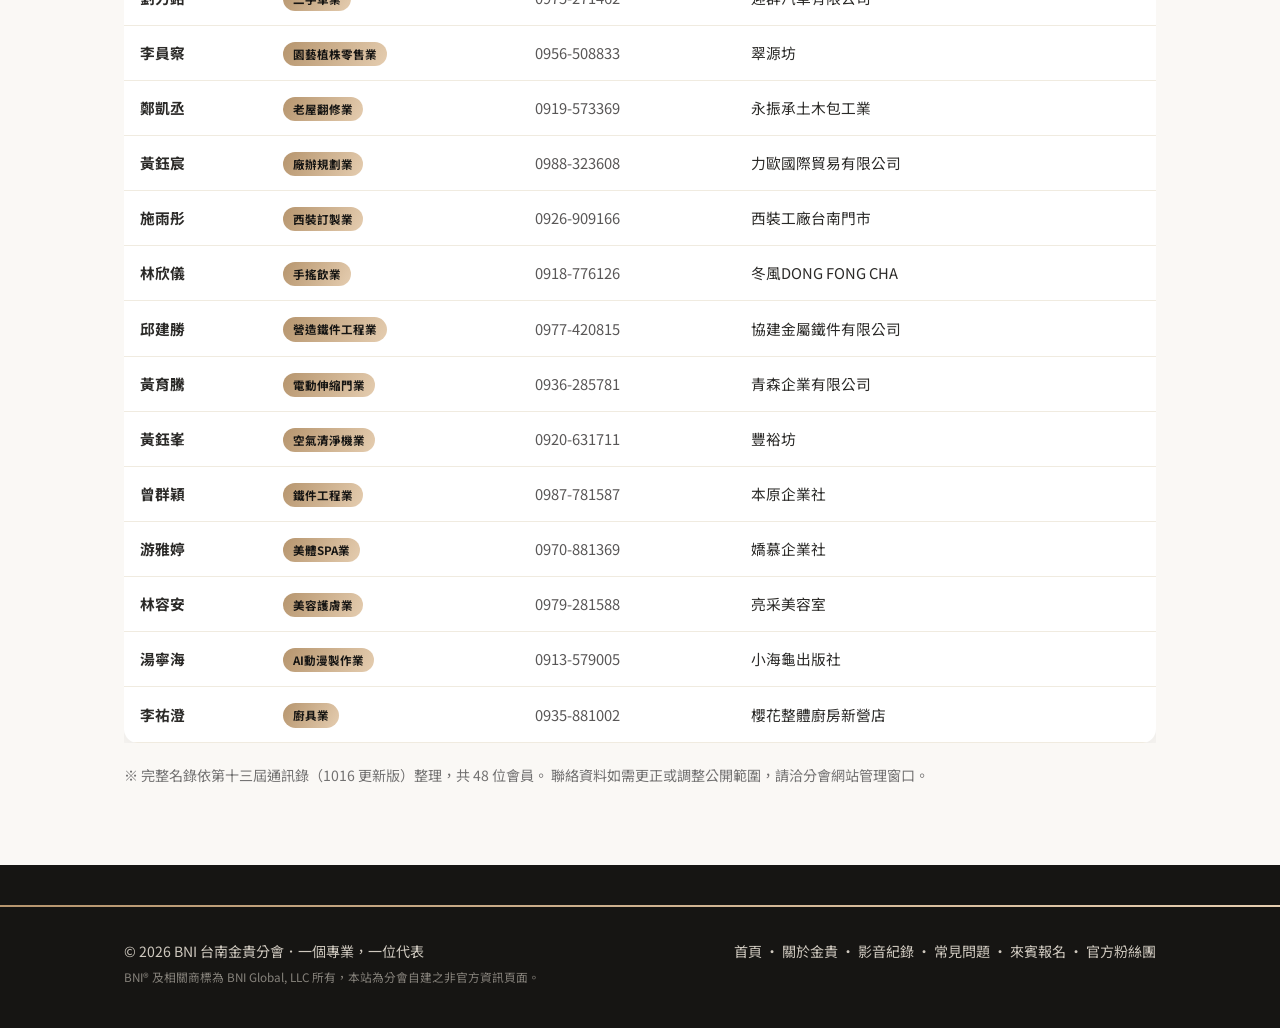
<file: docs/directory.html>
<!DOCTYPE html>
<html lang="zh-Hant">
<head>
<!-- Google tag (gtag.js) -->
<script async src="https://www.googletagmanager.com/gtag/js?id=G-X0NWSKJ8MS"></script>
<script>
  window.dataLayer = window.dataLayer || [];
  function gtag(){dataLayer.push(arguments);}
  gtag('js', new Date());
  gtag('config', 'G-X0NWSKJ8MS');
</script>
<meta charset="UTF-8">
<meta name="viewport" content="width=device-width, initial-scale=1.0">
<title>會員名錄｜BNI 金貴分會</title>
<meta name="description" content="BNI台南金貴分會會員名錄，依行業分類查詢，找到值得信任的商務夥伴。">
<link rel="preconnect" href="https://fonts.googleapis.com">
<link rel="preconnect" href="https://fonts.gstatic.com" crossorigin>
<link href="https://fonts.googleapis.com/css2?family=Noto+Sans+TC:wght@400;500;700;900&display=swap" rel="stylesheet">
<link rel="stylesheet" href="assets/style.css?v=20261112a">
<script src="assets/tracking.js?v=20261005b"></script>
</head>
<body>

<nav class="nav">
  <div class="wrap">
    <a href="index.html" class="brand">
      <img src="assets/logo/bni-proud-member-red.png" alt="BNI Proud Member" class="bni-logo">
      <span class="divider"></span>
      <img src="assets/logo/gingui-logo-nav.png" alt="GINGUI 金貴分會" class="gingui-logo">
    </a>
    <ul>
      <li><a href="index.html">首頁</a></li>
      <li class="nav-dd"><a href="about.html">關於金貴</a><div class="nav-dd-menu"><a href="about.html">認識金貴</a><a href="faq.html">常見問題</a></div></li>
      <li><a href="videos.html">影音紀錄</a></li>
      <li><a href="join.html">來賓報名</a></li>
      <li><a href="directory.html" class="active">會員名錄</a></li>
    </ul>
    <a href="join.html" class="cta">預約蒞臨</a>
    <details class="mobile-menu">
      <summary aria-label="網站選單">☰</summary>
      <div class="mobile-menu-links">
        <a href="index.html">首頁</a>
        <a href="about.html">關於金貴</a>
        <a href="faq.html">常見問題</a>
        <a href="videos.html">影音紀錄</a>
        <a href="directory.html">會員名錄</a>
        <a href="join.html">來賓報名</a>
      </div>
    </details>
  </div>
</nav>

<section class="hero" style="padding:64px 0 48px">
  <div class="wrap">
    <span class="tag">MEMBER DIRECTORY</span>
    <h1>認識<span class="gold">金貴</span>的夥伴們</h1>
    <p class="lead">
      每個行業僅開放一位代表——這是一份值得信任、隨時能找到人的商務名單。
      需要哪個領域的協助，直接搜尋或篩選行業別即可。
    </p>
  </div>
</section>

<section class="section">
  <div class="wrap">
    <div class="kicker">MEMBER SPOTLIGHT</div>
    <h2>先從「能幫你什麼」認識會員</h2>
    <p class="desc">先從 5 位會員的數位名片開始。每張名片都整理了服務方向、適合的引薦情境，以及由該會員邀請來參觀的專屬連結。</p>
    <div class="member-preview-grid">
      <a class="member-preview" href="member-xiefengan.html" data-track="member_card_click" data-member="xiefengan">
        <img src="assets/photos/chair-xiefengan.jpg" alt="謝豐安">
        <div><span>金屬線材加工業</span><h3>謝豐安</h3><p>彈簧與金屬線材需求，從規格討論到供應協作。</p></div>
      </a>
      <a class="member-preview" href="member-huangzhaoying.html" data-track="member_card_click" data-member="huangzhaoying">
        <img src="assets/photos/leader-huangzhaoying.jpg" alt="黃昭穎">
        <div><span>防火門業</span><h3>黃昭穎</h3><p>建案或空間需要防火門、入戶門規劃與服務。</p></div>
      </a>
      <a class="member-preview" href="member-chenlingwei.html" data-track="member_card_click" data-member="chenlingwei">
        <img src="assets/photos/focus-20261016.jpg" alt="陳令緯">
        <div><span>家電清洗業</span><h3>陳令緯</h3><p>住家、民宿與企業的家電清潔需求。</p></div>
      </a>
      <a class="member-preview" href="member-chenyixin.html" data-track="member_card_click" data-member="chenyixin">
        <img src="assets/photos/leader-chenyixin.jpg" alt="陳以昕">
        <div><span>寢具業</span><h3>陳以昕</h3><p>想改善睡眠環境、挑選合適床墊與寢具。</p></div>
      </a>
      <a class="member-preview" href="member-huangxiaohan.html" data-track="member_card_click" data-member="huangxiaohan">
        <img src="assets/photos/leader-huangxiaohan.jpg" alt="黃筱涵">
        <div><span>清潔服務業</span><h3>黃筱涵</h3><p>居家與空間清潔，希望有人協助整理維護。</p></div>
      </a>
    </div>

    <div class="directory-heading">
      <div>
        <div class="kicker">FULL DIRECTORY</div>
        <h2>完整會員名錄</h2>
      </div>
      <p id="resultCount" aria-live="polite"></p>
    </div>
    <div class="dir-toolbar">
      <input type="text" id="q" placeholder="搜尋姓名或行業…">
      <select id="cat">
        <option value="">全部行業</option>
      </select>
    </div>

    <div style="overflow-x:auto">
      <table class="dir" id="dirTable">
        <thead>
          <tr>
            <th>姓名</th>
            <th>行業別</th>
            <th>聯絡電話</th>
            <th>公司</th>
          </tr>
        </thead>
        <tbody>
          <!-- 真實會員名單來源：金貴分會Slogan表-家榆.xlsx，第13屆 1016更新，共48筆；來源檔 https://docs.google.com/spreadsheets/d/1kaTEKZM0pJ10gh4eSPwlKOvFNJ5yY1EK -->
          <tr data-cat="金屬線材加工業" title="金屬線材魔法師，彈簧製造 萬無一失">
            <td class="name"><a class="member-link" href="member-xiefengan.html">謝豐安</a></td>
            <td><span class="badge-cat">金屬線材加工業</span></td>
            <td class="phone">0955-468352</td>
            <td><a href="https://springgate.com.tw" target="_blank" rel="noopener">SpringGate 好年</a></td>
          </tr>
          <tr data-cat="調理保健業" title="人體健康的顏色，整體健康 體研社">
            <td class="name">蘇俊丞</td>
            <td><span class="badge-cat">調理保健業</span></td>
            <td class="phone">0987-195937</td>
            <td><a href="https://www.facebook.com/ctls2987977/" target="_blank" rel="noopener">體研社管理顧問有限公司</a></td>
          </tr>
          <tr data-cat="房地仲介業" title="不動產交易找淑貞，安全專業 又認真">
            <td class="name">黃淑貞</td>
            <td><span class="badge-cat">房地仲介業</span></td>
            <td class="phone">0926-987493</td>
            <td><a href="https://www.yungching.com.tw" target="_blank" rel="noopener">永慶不動產</a></td>
          </tr>
          <tr data-cat="大理石材業" title="大理石材找東興，讓你家和 萬事興">
            <td class="name">陳豐興</td>
            <td><span class="badge-cat">大理石材業</span></td>
            <td class="phone">0963-002896</td>
            <td><a href="https://dongxingmarble.com/" target="_blank" rel="noopener">東興大理石工廠</a></td>
          </tr>
          <tr data-cat="窗簾業" title="窗簾選畇朵，讓空間 適得其所">
            <td class="name">陳宛婷</td>
            <td><span class="badge-cat">窗簾業</span></td>
            <td class="phone">0978-221726</td>
            <td>畇朵家飾布企業社</td>
          </tr>
          <tr data-cat="清潔服務業" title="居家清潔大小事，永揚讓家 更舒適">
            <td class="name"><a class="member-link" href="member-huangxiaohan.html">黃筱涵</a></td>
            <td><span class="badge-cat">清潔服務業</span></td>
            <td class="phone">0982-083619</td>
            <td><a href="https://hemusih.com/coatslip-cleaning/" target="_blank" rel="noopener">永揚清潔有限公司</a></td>
          </tr>
          <tr data-cat="隔音氣密窗業" title="隔音氣密找靖元，颱風無聲 又安全">
            <td class="name">賴靖元</td>
            <td><span class="badge-cat">隔音氣密窗業</span></td>
            <td class="phone">0910-001727</td>
            <td><a href="https://www.ykal.com/" target="_blank" rel="noopener">王牌鋼鋁有限公司</a></td>
          </tr>
          <tr data-cat="匯豐新車銷售業" title="匯豐新車找俞翔，讓你事業 狂飛翔">
            <td class="name">方俞翔</td>
            <td><span class="badge-cat">匯豐新車銷售業</span></td>
            <td class="phone">0988-568216</td>
            <td><a href="http://www.30888.com.tw/" target="_blank" rel="noopener">中華三菱汽車/新營所</a></td>
          </tr>
          <tr data-cat="影片製作業" title="藏藍影像，用視覺 增加印象">
            <td class="name">葛聖恩</td>
            <td><span class="badge-cat">影片製作業</span></td>
            <td class="phone">0986-101541</td>
            <td>藏藍影像</td>
          </tr>
          <tr data-cat="義式甜點業" title="送禮自用兩相宜，美味甜點 帕斯里">
            <td class="name">李蕙君</td>
            <td><span class="badge-cat">義式甜點業</span></td>
            <td class="phone">0961-123417</td>
            <td><a href="https://parsleyhao.com/" target="_blank" rel="noopener">帕斯里義式甜點</a></td>
          </tr>
          <tr data-cat="咖啡業" title="陶金咖啡，找尋屬於你的 咖啡寶藏">
            <td class="name">李朵嬅</td>
            <td><span class="badge-cat">咖啡業</span></td>
            <td class="phone">0916-878326</td>
            <td><a href="https://taokingcafe.com/" target="_blank" rel="noopener">陶金咖啡</a></td>
          </tr>
          <tr data-cat="筋膜刀放鬆業" title="身體解不開的結，就交給 迎刃而解">
            <td class="name">顏秀萍</td>
            <td><span class="badge-cat">筋膜刀放鬆業</span></td>
            <td class="phone">0912-182726</td>
            <td>舞身心療癒工作室</td>
          </tr>
          <tr data-cat="蔬果精力湯業" title="有機蔬果精力湯，健康美麗 找家安">
            <td class="name">劉家安</td>
            <td><span class="badge-cat">蔬果精力湯業</span></td>
            <td class="phone">0933-062132</td>
            <td>美麗樂有機集團</td>
          </tr>
          <tr data-cat="記帳士業" title="稅務問題找富達，哇欸吼里 穩噠噠(台語)">
            <td class="name">徐國毓</td>
            <td><span class="badge-cat">記帳士業</span></td>
            <td class="phone">0905-100175</td>
            <td>富達稅務記帳士事務所</td>
          </tr>
          <tr data-cat="證券金融業" title="財富路上有名彗，幫你掌握 市場機會">
            <td class="name">顏名彗</td>
            <td><span class="badge-cat">證券金融業</span></td>
            <td class="phone">0956-205389</td>
            <td><a href="https://www.cathaysec.com.tw" target="_blank" rel="noopener">國泰綜合證券</a></td>
          </tr>
          <tr data-cat="寵物飲料銷售業" title="狗來富、貓招財，毛飲樂顧 毛小孩">
            <td class="name">黃士恒</td>
            <td><span class="badge-cat">寵物飲料銷售業</span></td>
            <td class="phone">0933-363195</td>
            <td>誠律有限公司</td>
          </tr>
          <tr data-cat="人壽保險業" title="保險規劃找敏廷，人生風險 就喊停">
            <td class="name">鄭敏廷</td>
            <td><span class="badge-cat">人壽保險業</span></td>
            <td class="phone">0988-826502</td>
            <td><a href="https://www.nanshanlife.com.tw" target="_blank" rel="noopener">南山人壽</a></td>
          </tr>
          <tr data-cat="寢具業" title="買床墊找以昕，讓你睡的健康 又安心">
            <td class="name"><a class="member-link" href="member-chenyixin.html">陳以昕</a></td>
            <td><span class="badge-cat">寢具業</span></td>
            <td class="phone">0930-001885</td>
            <td>好眠時代企業社</td>
          </tr>
          <tr data-cat="家電清洗業" title="讓乾淨成為習慣，家有洗事就交給 吾家有洗">
            <td class="name"><a class="member-link" href="member-chenlingwei.html">陳令緯</a></td>
            <td><span class="badge-cat">家電清洗業</span></td>
            <td class="phone">0986-709467</td>
            <td><a href="https://www.wash-mh.com/" target="_blank" rel="noopener">吾家有洗-宅淨優化</a></td>
          </tr>
          <tr data-cat="產物保險業" title="產險火險責任險，保障財產 降低風險">
            <td class="name">古其晧</td>
            <td><span class="badge-cat">產物保險業</span></td>
            <td class="phone">0918-685170</td>
            <td><a href="https://www.facebook.com/HonestyTaiwan/" target="_blank" rel="noopener">大誠保險經紀人股份有限公司</a></td>
          </tr>
          <tr data-cat="弱電通訊工程業" title="弱電工程找展成，事業發展 一定成">
            <td class="name">陳昆良</td>
            <td><span class="badge-cat">弱電通訊工程業</span></td>
            <td class="phone">0939-163507</td>
            <td>展成通訊工程有限公司</td>
          </tr>
          <tr data-cat="形象造型規劃業" title="美麗精緻由我守護，公主相伴 每一刻">
            <td class="name">方怡婷</td>
            <td><span class="badge-cat">形象造型規劃業</span></td>
            <td class="phone">0987-060759</td>
            <td>嗨！親愛的公主殿下</td>
          </tr>
          <tr data-cat="頭皮髮量建構業" title="頭皮空洞找樂煦，保養填補 1+1">
            <td class="name">劉宛庭</td>
            <td><span class="badge-cat">頭皮髮量建構業</span></td>
            <td class="phone">0979-911993</td>
            <td><a href="https://leshsmp.com/" target="_blank" rel="noopener">樂煦LESH 紋髮健髮專研所</a></td>
          </tr>
          <tr data-cat="防水工程業" title="房屋漏水找立現，效果讓您 看得見">
            <td class="name">陳譽銘</td>
            <td><span class="badge-cat">防水工程業</span></td>
            <td class="phone">0975-349867</td>
            <td><a href="https://www.lixian-waterproofing.com/" target="_blank" rel="noopener">立現企業有限公司</a></td>
          </tr>
          <tr data-cat="熱蠟除毛業" title="熱蠟除毛找輕輕，讓你無毛 一身輕">
            <td class="name">王家榆</td>
            <td><span class="badge-cat">熱蠟除毛業</span></td>
            <td class="phone">0962-092831</td>
            <td>輕輕熱蠟美肌</td>
          </tr>
          <tr data-cat="搬家業" title="找鑫宏搬家，讓你完美 到新家">
            <td class="name">陳宏億</td>
            <td><span class="badge-cat">搬家業</span></td>
            <td class="phone">0916-681778</td>
            <td>鑫宏起重工程行</td>
          </tr>
          <tr data-cat="冷氣空調業" title="冷氣安裝找勞仔，施工細節 好實在">
            <td class="name">勞德正</td>
            <td><span class="badge-cat">冷氣空調業</span></td>
            <td class="phone">0970-608911</td>
            <td>上毅空調工程有限公司</td>
          </tr>
          <tr data-cat="防火門業" title="入戶門找勝紘，讓你家大門 與眾不同">
            <td class="name"><a class="member-link" href="member-huangzhaoying.html">黃昭穎</a></td>
            <td><span class="badge-cat">防火門業</span></td>
            <td class="phone">0980-213167</td>
            <td><a href="http://www.oakforest.com.tw/" target="_blank" rel="noopener">勝紘國際建材</a></td>
          </tr>
          <tr data-cat="律師業" title="法律問題找欣成，專業可靠 最安心">
            <td class="name">涂欣成</td>
            <td><span class="badge-cat">律師業</span></td>
            <td class="phone">0925-692669</td>
            <td><a href="https://gracelaw.com.tw/" target="_blank" rel="noopener">洪恩法律事務所</a></td>
          </tr>
          <tr data-cat="品牌設計業" title="雨思設計 讓品牌，深植記憶">
            <td class="name">鐘玲妮</td>
            <td><span class="badge-cat">品牌設計業</span></td>
            <td class="phone">0911-449013</td>
            <td>雨思設計工作室</td>
          </tr>
          <tr data-cat="膠原蛋白食品業" title="膠原蛋白喚無暇，唯有選擇 樂菲亞">
            <td class="name">沈芷芸</td>
            <td><span class="badge-cat">膠原蛋白食品業</span></td>
            <td class="phone">0927-318871</td>
            <td>樂菲亞國際有限公司</td>
          </tr>
          <tr data-cat="玻璃工程業" title="樂飛玻璃好品質，選擇樂飛 最超值">
            <td class="name">吳育昇</td>
            <td><span class="badge-cat">玻璃工程業</span></td>
            <td class="phone">0981-611804</td>
            <td><a href="https://www.facebook.com/61561206262483/" target="_blank" rel="noopener">樂飛玻璃行</a></td>
          </tr>
          <tr data-cat="新成屋裝修業" title="新屋裝修要規劃，吉築幫你 變神話">
            <td class="name">羅翰霖</td>
            <td><span class="badge-cat">新成屋裝修業</span></td>
            <td class="phone">0986-992866</td>
            <td>吉築室內裝修設計有限公司</td>
          </tr>
          <tr data-cat="社群行銷業" title="社群卡關好心酸？交給可元讓你 好心安">
            <td class="name">方可元</td>
            <td><span class="badge-cat">社群行銷業</span></td>
            <td class="phone">0988-489978</td>
            <td>森懶腰網路創意行銷</td>
          </tr>
          <tr data-cat="二手車業" title="二手汽車找力銘，嚴選車源 最透明">
            <td class="name">劉力銘</td>
            <td><span class="badge-cat">二手車業</span></td>
            <td class="phone">0975-271462</td>
            <td>迎群汽車有限公司</td>
          </tr>
          <tr data-cat="園藝植株零售業" title="翠源花坊綠意濃，園藝養護 最從容">
            <td class="name">李員察</td>
            <td><span class="badge-cat">園藝植株零售業</span></td>
            <td class="phone">0956-508833</td>
            <td>翠源坊</td>
          </tr>
          <tr data-cat="老屋翻修業" title="翻修找永振承，對房子的想法 心想事成">
            <td class="name">鄭凱丞</td>
            <td><span class="badge-cat">老屋翻修業</span></td>
            <td class="phone">0919-573369</td>
            <td>永振承土木包工業</td>
          </tr>
          <tr data-cat="廠辦規劃業" title="規劃設計有效率，廠辦規劃 超easy">
            <td class="name">黃鈺宸</td>
            <td><span class="badge-cat">廠辦規劃業</span></td>
            <td class="phone">0988-323608</td>
            <td><a href="http://www.lio.com.tw/" target="_blank" rel="noopener">力歐國際貿易有限公司</a></td>
          </tr>
          <tr data-cat="西裝訂製業" title="西裝訂製找雨彤，自信魅力 與眾不同">
            <td class="name">施雨彤</td>
            <td><span class="badge-cat">西裝訂製業</span></td>
            <td class="phone">0926-909166</td>
            <td><a href="https://www.suit-factory.tw/" target="_blank" rel="noopener">西裝工廠台南門市</a></td>
          </tr>
          <tr data-cat="手搖飲業" title="喝得安心沒負擔，冬風茶飲 最心安">
            <td class="name">林欣儀</td>
            <td><span class="badge-cat">手搖飲業</span></td>
            <td class="phone">0918-776126</td>
            <td><a href="https://www.instagram.com/d.fongcha/" target="_blank" rel="noopener">冬風DONG FONG CHA</a></td>
          </tr>
          <tr data-cat="營造鐵件工程業" title="營造鐵件找建勝，品質穩定 有保證">
            <td class="name">邱建勝</td>
            <td><span class="badge-cat">營造鐵件工程業</span></td>
            <td class="phone">0977-420815</td>
            <td>協建金屬鐵件有限公司</td>
          </tr>
          <tr data-cat="電動伸縮門業" title="不用埋軌真方便，無軌設計 超驚豔">
            <td class="name">黃育騰</td>
            <td><span class="badge-cat">電動伸縮門業</span></td>
            <td class="phone">0936-285781</td>
            <td>青森企業有限公司</td>
          </tr>
          <tr data-cat="空氣清淨機業" title="找鈺峯把空氣顧乎好，乎你健康 無煩惱(台)">
            <td class="name">黃鈺峯</td>
            <td><span class="badge-cat">空氣清淨機業</span></td>
            <td class="phone">0920-631711</td>
            <td>豐裕坊</td>
          </tr>
          <tr data-cat="鐵件工程業" title="鐵件工藝有品味，群穎細節 最到位">
            <td class="name">曾群穎</td>
            <td><span class="badge-cat">鐵件工程業</span></td>
            <td class="phone">0987-781587</td>
            <td>本原企業社</td>
          </tr>
          <tr data-cat="美體SPA業" title="雅婷讓你身心舒暢，好運 跟著來">
            <td class="name">游雅婷</td>
            <td><span class="badge-cat">美體SPA業</span></td>
            <td class="phone">0970-881369</td>
            <td>嬌慕企業社</td>
          </tr>
          <tr data-cat="美容護膚業" title="肌膚逆齡找小安，要回 babyface">
            <td class="name">林容安</td>
            <td><span class="badge-cat">美容護膚業</span></td>
            <td class="phone">0979-281588</td>
            <td>亮采美容室</td>
          </tr>
          <tr data-cat="AI動漫製作業">
            <td class="name">湯寧海</td>
            <td><span class="badge-cat">AI動漫製作業</span></td>
            <td class="phone">0913-579005</td>
            <td>小海龜出版社</td>
          </tr>
          <tr data-cat="廚具業" title="廚房不將就，生活 更講究">
            <td class="name">李祐澄</td>
            <td><span class="badge-cat">廚具業</span></td>
            <td class="phone">0935-881002</td>
            <td>櫻花整體廚房新營店</td>
          </tr>
        </tbody>
      </table>
    </div>
    <div id="noResults" class="no-results" hidden>
      <strong>目前名錄沒有找到完全符合的結果</strong>
      你可以換一個需求說法，或把問題交給接待窗口協助媒合。
      <br><a href="join.html?source=directory_no_result" class="btn btn-red" data-track="directory_no_result_click">請金貴協助找資源</a>
    </div>

    <p style="margin-top:20px;color:var(--gray-70);font-size:.88rem">
      ※ 完整名錄依第十三屆通訊錄（1016 更新版）整理，共 48 位會員。
      聯絡資料如需更正或調整公開範圍，請洽分會網站管理窗口。
    </p>
  </div>
</section>

<footer>
  <hr class="gold-line">
  <div class="wrap">
    <div>
      © <span id="year"></span> BNI 台南金貴分會．一個專業，一位代表
      <br><small style="opacity:.6">BNI® 及相關商標為 BNI Global, LLC 所有，本站為分會自建之非官方資訊頁面。</small>
    </div>
    <div>
      <a href="index.html">首頁</a> ・
      <a href="about.html">關於金貴</a> ・
      <a href="videos.html">影音紀錄</a> ・
      <a href="faq.html">常見問題</a> ・
      <a href="join.html">來賓報名</a> ・
      <a href="https://www.facebook.com/people/BNI-%E5%8F%B0%E5%8D%97%E5%B8%82%E5%8D%80-%E9%87%91%E8%B2%B4%E9%88%A6%E9%87%91%E5%88%86%E6%9C%83/100025054496051/" target="_blank" rel="noopener">官方粉絲團</a>
    </div>
  </div>
</footer>
<script>
document.getElementById('year').textContent = new Date().getFullYear();

const rows = Array.from(document.querySelectorAll('#dirTable tbody tr'));
const cats = [...new Set(rows.map(r => r.dataset.cat))].sort();
const catSelect = document.getElementById('cat');
const directoryParams = new URLSearchParams(location.search);
let activeGroup = directoryParams.get('group');
const searchAliases = {
  '抓漏': ['防水工程業'],
  '漏水': ['防水工程業'],
  '裝潢': ['新成屋裝修業','老屋翻修業','廠辦規劃業'],
  '室內設計': ['新成屋裝修業','老屋翻修業','廠辦規劃業'],
  '門窗': ['防火門業','隔音氣密窗業','電動伸縮門業'],
  '公司冷氣': ['冷氣空調業','家電清洗業'],
  '洗冷氣': ['家電清洗業','冷氣空調業'],
  '報稅': ['記帳士業'],
  '記帳': ['記帳士業'],
  '保險': ['人壽保險業','產物保險業'],
  '睡不好': ['寢具業'],
  '床墊': ['寢具業'],
  '打掃': ['清潔服務業'],
  '清洗': ['清潔服務業','家電清洗業'],
  '影片': ['影片製作業'],
  '社群': ['社群行銷業'],
  '品牌': ['品牌設計業','社群行銷業'],
  '律師': ['律師業']
};
cats.forEach(c => {
  const opt = document.createElement('option');
  opt.value = c; opt.textContent = c;
  catSelect.appendChild(opt);
});

function applyFilter(){
  const q = document.getElementById('q').value.trim().toLowerCase();
  const cat = catSelect.value;
  const aliasCats = [...new Set(Object.entries(searchAliases)
    .filter(([alias]) => q && (q.includes(alias) || alias.includes(q)))
    .flatMap(([, categories]) => categories))];
  const groups = {
    engineering: ['大理石材業','窗簾業','隔音氣密窗業','弱電通訊工程業','防水工程業','搬家業','冷氣空調業','防火門業','玻璃工程業','新成屋裝修業','老屋翻修業','廠辦規劃業','營造鐵件工程業','電動伸縮門業','鐵件工程業','廚具業'],
    business: ['金屬線材加工業','房地仲介業','匯豐新車銷售業','影片製作業','記帳士業','證券金融業','人壽保險業','產物保險業','品牌設計業','社群行銷業','二手車業','律師業','AI動漫製作業'],
    wellness: ['調理保健業','清潔服務業','義式甜點業','咖啡業','筋膜刀放鬆業','蔬果精力湯業','寵物飲料銷售業','寢具業','家電清洗業','形象造型規劃業','頭皮髮量建構業','熱蠟除毛業','膠原蛋白食品業','手搖飲業','空氣清淨機業','美體SPA業','美容護膚業']
  };
  let visible = 0;
  rows.forEach(r => {
    const text = r.textContent.toLowerCase();
    const matchQ = !q || text.includes(q) || aliasCats.includes(r.dataset.cat);
    const matchCat = !cat || r.dataset.cat === cat;
    const matchGroup = !groups[activeGroup] || groups[activeGroup].includes(r.dataset.cat);
    const show = matchQ && matchCat && matchGroup;
    r.style.display = show ? '' : 'none';
    if (show) visible += 1;
  });
  document.getElementById('resultCount').textContent = `找到 ${visible} 位會員`;
  document.getElementById('noResults').hidden = visible !== 0;
  if (q && typeof window.ginguiTrack === 'function') {
    window.clearTimeout(window.directorySearchTimer);
    window.directorySearchTimer = window.setTimeout(() => window.ginguiTrack('directory_search', {
      query_length: q.length,
      result_count: visible,
      alias_match: aliasCats.length > 0
    }), 700);
  }
}
document.getElementById('q').addEventListener('input', applyFilter);
catSelect.addEventListener('change', () => { activeGroup = null; applyFilter(); });
const initialQuery = directoryParams.get('q');
if (initialQuery) document.getElementById('q').value = initialQuery;
applyFilter();
</script>
</body>
</html>
</file>
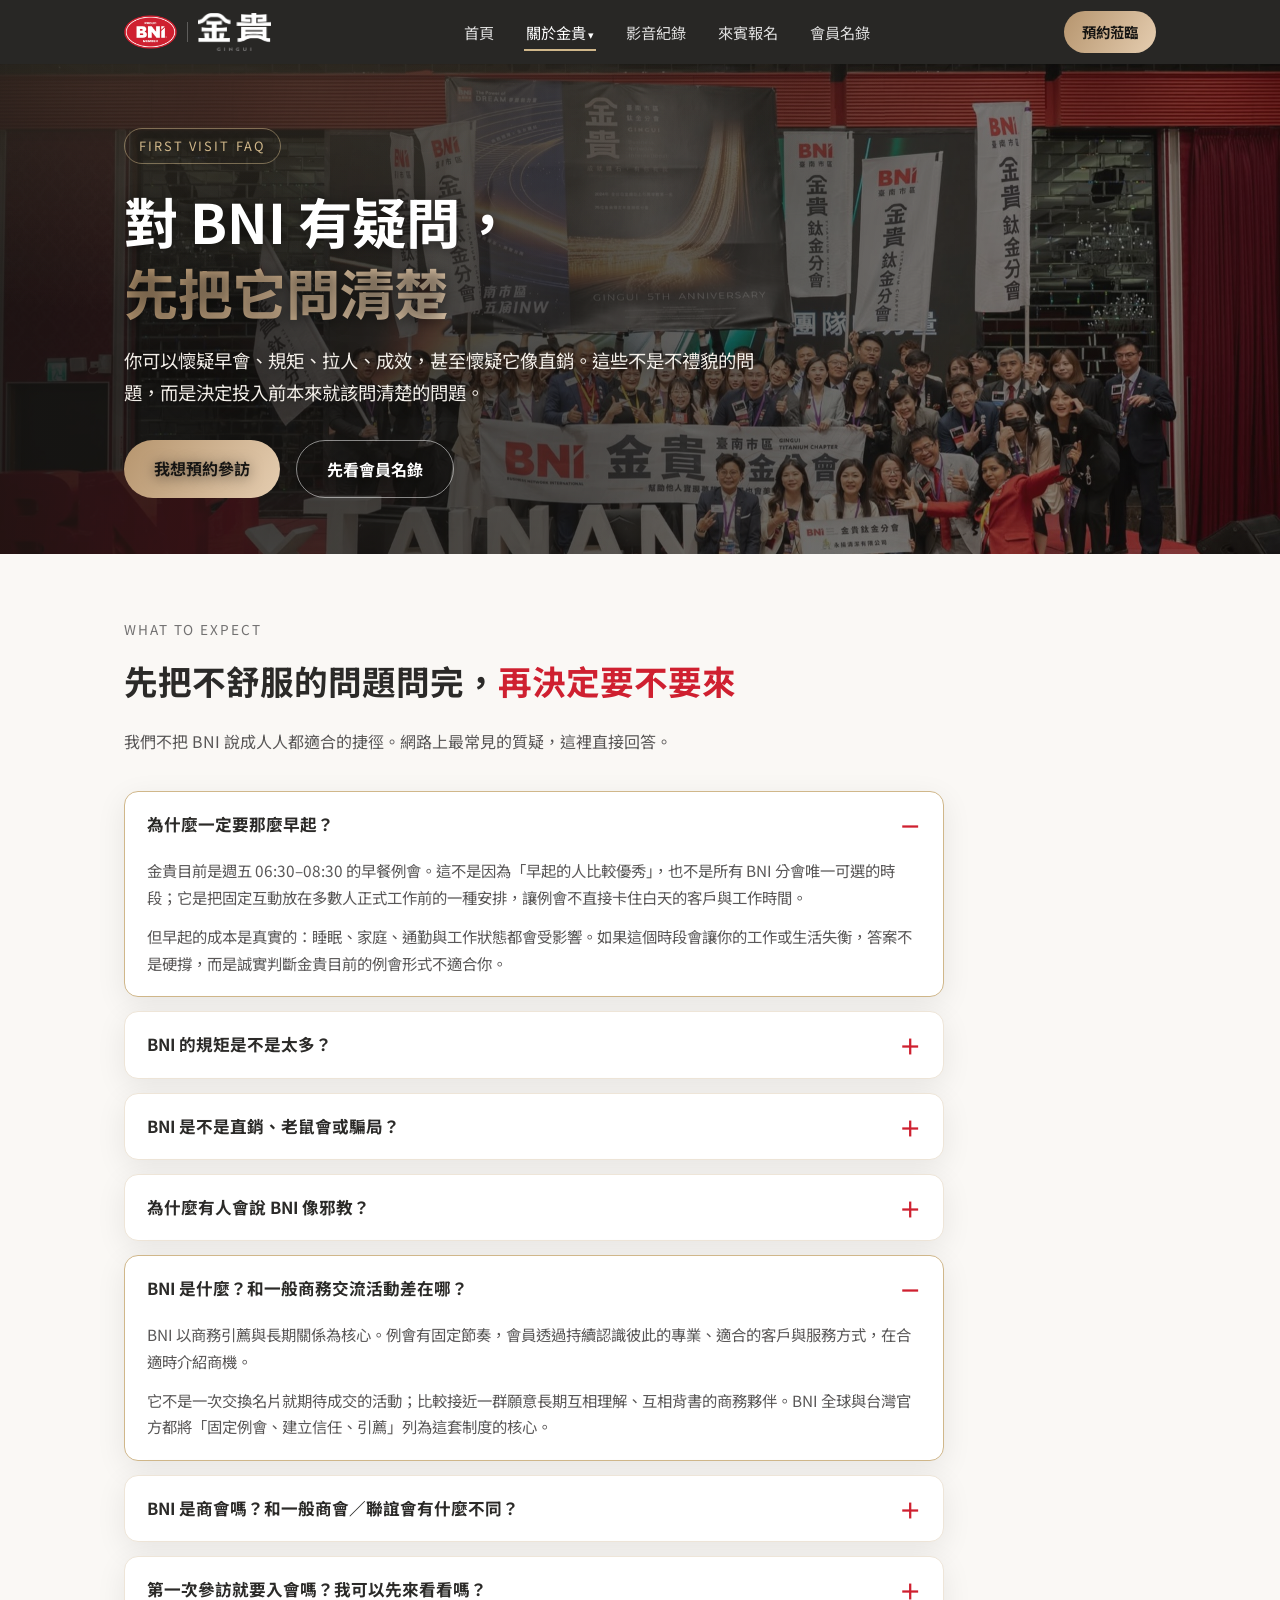
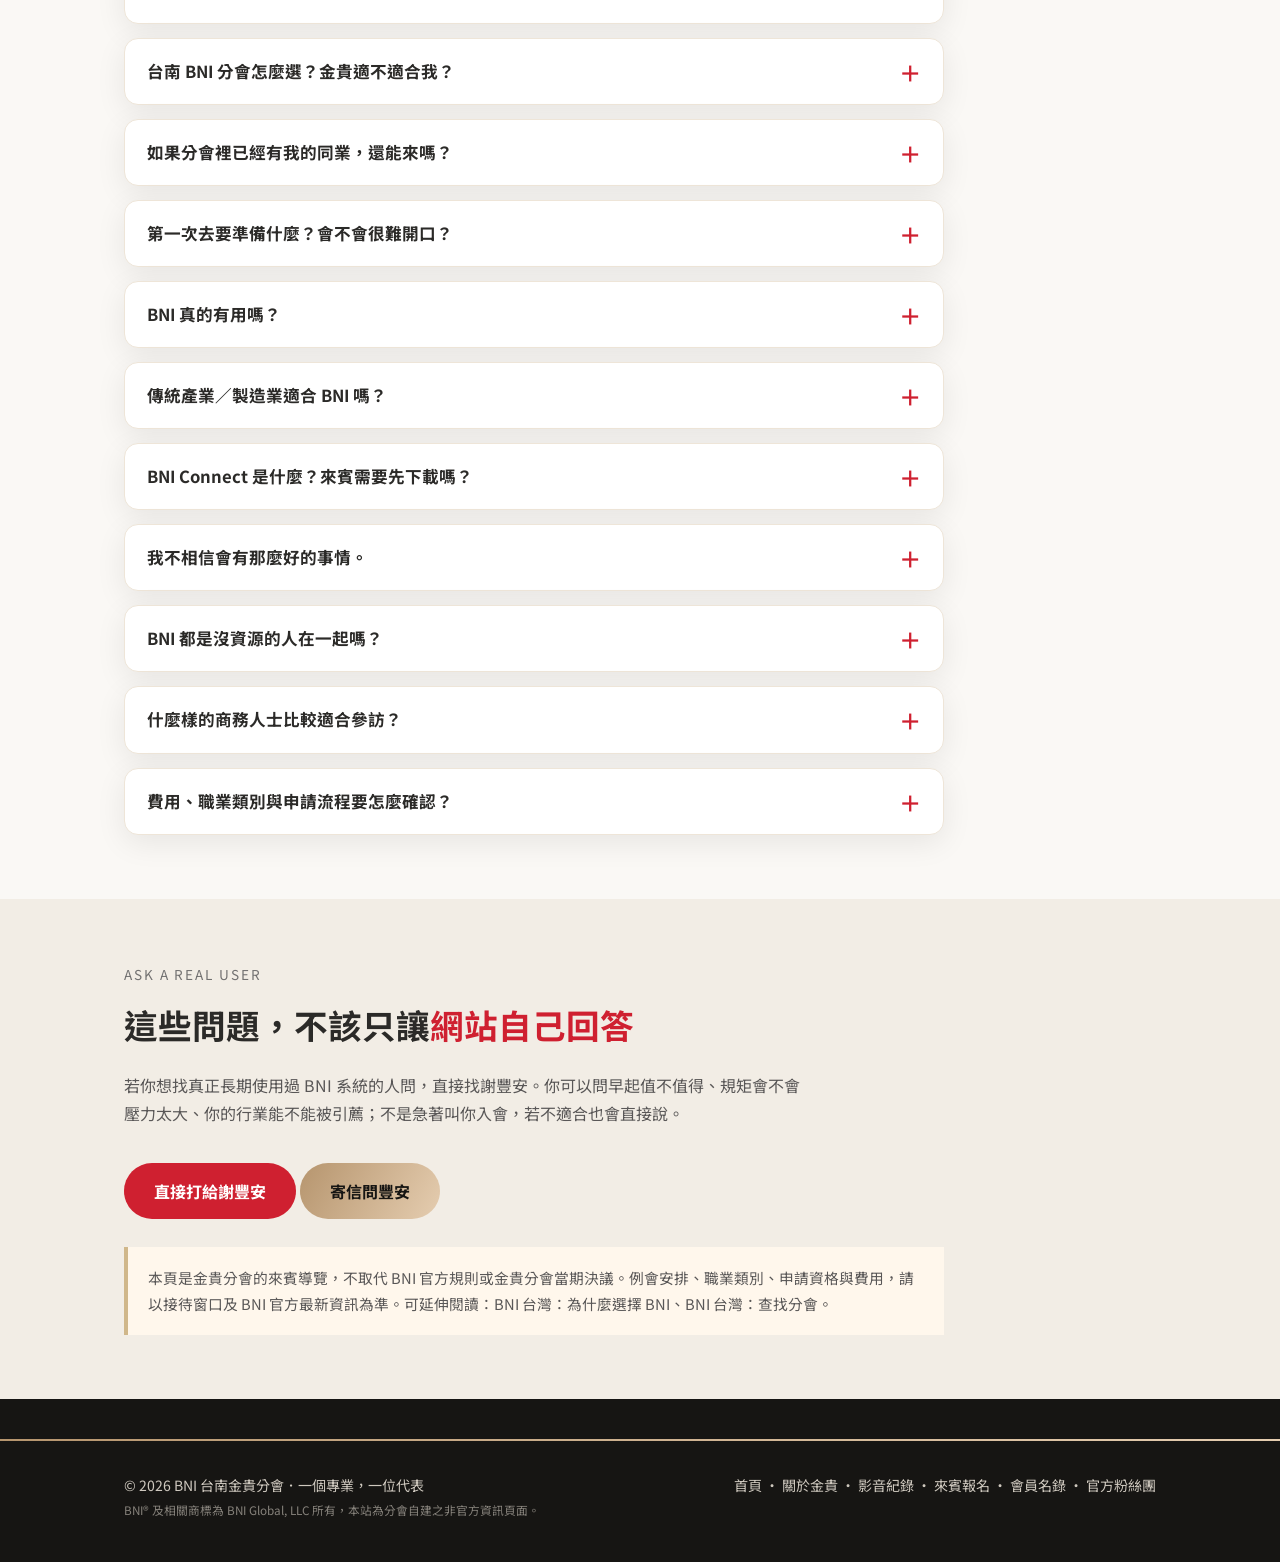
<file: docs/faq.html>
<!DOCTYPE html>
<html lang="zh-Hant">
<head>
<!-- Google tag (gtag.js) -->
<script async src="https://www.googletagmanager.com/gtag/js?id=G-X0NWSKJ8MS"></script>
<script>
  window.dataLayer = window.dataLayer || [];
  function gtag(){dataLayer.push(arguments);}
  gtag('js', new Date());
  gtag('config', 'G-X0NWSKJ8MS');
</script>
<meta charset="UTF-8">
<meta name="viewport" content="width=device-width, initial-scale=1.0">
<title>常見問題｜第一次認識 BNI 金貴分會</title>
<meta name="description" content="BNI 台南金貴分會常見問題：傳產適不適合、BNI 是商會嗎、BNI Connect 是什麼，以及早起、規矩、直銷／邪教／騙局疑慮，誠實說清楚。">
<link rel="preconnect" href="https://fonts.googleapis.com">
<link rel="preconnect" href="https://fonts.gstatic.com" crossorigin>
<link href="https://fonts.googleapis.com/css2?family=Noto+Sans+TC:wght@400;500;700;900&display=swap" rel="stylesheet">
<link rel="stylesheet" href="assets/style.css?v=20261112a">
<script type="application/ld+json">
{
  "@context":"https://schema.org",
  "@type":"FAQPage",
  "mainEntity":[
    {"@type":"Question","name":"BNI 為什麼一定要那麼早？","acceptedAnswer":{"@type":"Answer","text":"金貴的例會安排在週五早上 06:30；這不是所有 BNI 分會唯一的時段，而是希望把固定互動放在多數人正式工作前。早起的成本是真實的，若會傷害工作、家庭或健康，就不該勉強加入。"}},
    {"@type":"Question","name":"BNI 的規矩是不是太多？","acceptedAnswer":{"@type":"Answer","text":"是，BNI 比一般交流活動更有結構：固定例會、出席、認識夥伴與引薦等要求都需要投入。制度的目的在於讓所有人有相近的曝光與被理解的機會；若不喜歡固定承諾，或規則讓人覺得被施壓，BNI 可能不適合。"}},
    {"@type":"Question","name":"BNI 是直銷或老鼠會嗎？","acceptedAnswer":{"@type":"Answer","text":"不應只靠一句不是來帶過。來賓可以直接問：會員的收入是否來自銷售自己的專業服務給真實客戶？邀請新人是否有佣金或下線獎金？若一個組織更關心你付費加入而不是你的服務是否適合，就應保留。BNI 是商務引薦系統，但任何分會的文化與邀請方式都值得被檢視。"}},
    {"@type":"Question","name":"BNI 真的有用嗎？","acceptedAnswer":{"@type":"Answer","text":"對某些人有用，對某些人不適合；不會保證成交。引薦建立在持續出席、互相理解與信任之上，還受產業、分會組成、會員文化與個人投入影響。最好的判斷方式，是看真實互動與實際案例，而不是只看口號。"}},
    {"@type":"Question","name":"我不相信會有那麼好的事情。","acceptedAnswer":{"@type":"Answer","text":"你不必相信。BNI 不是免費客源：投入的是固定時間、會費、學習、認識夥伴與協助他人的心力。它能否換回價值，要由你自己的商業模式、可被引薦性與分會品質來判斷。"}},
    {"@type":"Question","name":"BNI 都是沒資源的人在一起嗎？","acceptedAnswer":{"@type":"Answer","text":"人會加入 BNI 通常是想拓展關係，這不等於沒有資源。真正要看的不是誰看起來有資源，而是成員是否有可被信任的專業、能否介紹合適對象、是否願意長期互相理解。若一個分會只忙著招人、很少談客戶與合作品質，這就是該質疑的訊號。"}},
    {"@type":"Question","name":"BNI 是商會嗎？","acceptedAnswer":{"@type":"Answer","text":"BNI 可以被理解為商務引薦組織，但和一般聯誼型商會不同；它有固定例會、單一專業類別與會員承諾，目標是讓會員長期互相了解並在合適時引薦客戶。是否接受這種制度，是選擇前應評估的事。"}},
    {"@type":"Question","name":"台南 BNI 分會怎麼選？","acceptedAnswer":{"@type":"Answer","text":"不要只找最大或最會講的分會。應先比較例會時段與地點、自己的職業類別是否有空缺、成員結構與現場文化。金貴目前為週五早餐例會；最好的方式仍是先以來賓身分觀察後再決定。"}},
    {"@type":"Question","name":"傳統產業或製造業適合 BNI 嗎？","acceptedAnswer":{"@type":"Answer","text":"不取決於傳產標籤，而在於能否說清楚客戶、應用場景與轉介夥伴。技術門檻高、交易週期長的製造業通常不應期待快速成交，但若夥伴能理解你的採購決策者與使用情境，長期關係仍可能有價值。"}},
    {"@type":"Question","name":"BNI Connect 是什麼？來賓需要用嗎？","acceptedAnswer":{"@type":"Answer","text":"BNI Connect 是提供會員使用的系統與 App。純來賓參訪前不需要下載或學習；先判斷分會與制度是否適合，成為會員後再由分會說明工具使用方式即可。"}},
    {"@type":"Question","name":"為什麼有人說 BNI 像邪教？","acceptedAnswer":{"@type":"Answer","text":"固定口號、掌聲、儀式、晨會與高度投入，確實可能讓外人感到不舒服。感覺不舒服本身值得被尊重；重點是文化是否允許質疑、金錢與規則是否透明、是否尊重不加入與退出的人，以及是否用罪惡感逼人招募或犧牲關係。"}},
    {"@type":"Question","name":"第一次參訪就要入會嗎？","acceptedAnswer":{"@type":"Answer","text":"不需要。參訪的目的，是先了解分會文化、成員組成與例會運作是否適合自己。若想申請會員資格，後續仍須依分會的類別空缺與會員委員會流程確認。"}},
    {"@type":"Question","name":"如果分會裡已經有我的同業，還能來嗎？","acceptedAnswer":{"@type":"Answer","text":"建議仍可先聯絡接待窗口並說明你的行業。BNI 採一個專業類別、一位代表的設計；是否屬於同一類別、能否申請，須以金貴分會當期的分類與會員委員會確認為準。"}},
    {"@type":"Question","name":"我需要準備什麼？","acceptedAnswer":{"@type":"Answer","text":"先完成預約、帶名片，並準備一句說明自己是誰和做什麼的簡短介紹即可。參訪時重點是認識夥伴與了解彼此能否互相幫忙，不必把它當成高壓推銷場合。"}}
  ]
}
</script>
</head>
<body>

<nav class="nav">
  <div class="wrap">
    <a href="index.html" class="brand">
      <img src="assets/logo/bni-proud-member-red.png" alt="BNI Proud Member" class="bni-logo">
      <span class="divider"></span>
      <img src="assets/logo/gingui-logo-nav.png" alt="GINGUI 金貴分會" class="gingui-logo">
    </a>
    <ul>
      <li><a href="index.html">首頁</a></li>
      <li class="nav-dd"><a href="about.html" class="active">關於金貴</a><div class="nav-dd-menu"><a href="about.html">認識金貴</a><a href="faq.html" class="active">常見問題</a></div></li>
      <li><a href="videos.html">影音紀錄</a></li>
      <li><a href="join.html">來賓報名</a></li>
      <li><a href="directory.html">會員名錄</a></li>
    </ul>
    <a href="join.html" class="cta">預約蒞臨</a>
    <details class="mobile-menu">
      <summary aria-label="網站選單">☰</summary>
      <div class="mobile-menu-links">
        <a href="index.html">首頁</a>
        <a href="about.html">關於金貴</a>
        <a href="faq.html">常見問題</a>
        <a href="videos.html">影音紀錄</a>
        <a href="directory.html">會員名錄</a>
        <a href="join.html">來賓報名</a>
      </div>
    </details>
  </div>
</nav>

<section class="hero" style="padding:64px 0 56px">
  <div class="wrap">
    <span class="tag">FIRST VISIT FAQ</span>
    <h1>對 BNI 有疑問，<br><span class="gold">先把它問清楚</span></h1>
    <p class="lead">你可以懷疑早會、規矩、拉人、成效，甚至懷疑它像直銷。這些不是不禮貌的問題，而是決定投入前本來就該問清楚的問題。</p>
    <div class="btns">
      <a href="join.html" class="btn btn-gold">我想預約參訪</a>
      <a href="directory.html" class="btn btn-outline">先看會員名錄</a>
    </div>
  </div>
</section>

<main>
<section class="section">
  <div class="wrap">
    <div class="kicker">WHAT TO EXPECT</div>
    <h2>先把不舒服的問題問完，<span class="accent">再決定要不要來</span></h2>
    <p class="desc">我們不把 BNI 說成人人都適合的捷徑。網路上最常見的質疑，這裡直接回答。</p>
    <div class="faq-list">
      <details id="early" open>
        <summary>為什麼一定要那麼早起？</summary>
        <div class="answer"><p>金貴目前是週五 06:30–08:30 的早餐例會。這不是因為「早起的人比較優秀」，也不是所有 BNI 分會唯一可選的時段；它是把固定互動放在多數人正式工作前的一種安排，讓例會不直接卡住白天的客戶與工作時間。</p><p>但早起的成本是真實的：睡眠、家庭、通勤與工作狀態都會受影響。如果這個時段會讓你的工作或生活失衡，答案不是硬撐，而是誠實判斷金貴目前的例會形式不適合你。</p></div>
      </details>
      <details id="rules">
        <summary>BNI 的規矩是不是太多？</summary>
        <div class="answer"><p>是，比一般商務交流活動多得多。固定例會、出席、認識夥伴、一對一與引薦等要求，都需要投入。BNI 的官方設計本來就是用固定節奏，換取每個人較一致的曝光與被理解的機會。</p><p>這種結構對喜歡明確承諾的人有用，對不喜歡固定節奏的人會很痛苦。規則的存在可以理解；但如果規則被用來羞辱人、只重招募不重會員適配，或讓人無法誠實說不，那就不是你該勉強接受的文化。</p></div>
      </details>
      <details id="mlm">
        <summary>BNI 是不是直銷、老鼠會或騙局？</summary>
        <div class="answer"><p>這個疑問很正常，因為會費、帶來賓、固定口號與成績公布，外觀看起來確實可能讓人聯想到直銷。不要只接受一句「不是」；你有權直接問清楚。</p><p>請問三件事：第一，會員的收入是不是來自自己專業服務真實客戶，而不是賣組織的商品？第二，邀請新人有沒有佣金、下線或獎金？第三，接待你的人關心的是你的專業是否適合，還是只急著要你付費加入？BNI 是商務引薦系統，但任何分會的文化與邀請方式都值得被檢視；覺得不透明，就不要加入。</p></div>
      </details>
      <details id="cult">
        <summary>為什麼有人會說 BNI 像邪教？</summary>
        <div class="answer"><p>通常不是因為某個人真的相信 BNI 是宗教，而是對固定早會、共同用語、出席要求、帶來賓與團體壓力感到不舒服。這些感受不該被嘲笑；任何組織都應容許人提出問題、保留不同意見、自由決定是否繼續參與。</p><p>參訪時可以觀察：成員能否坦白談成本與限制？能不能說「這個分會不適合你」？有沒有把不參加的人貼標籤？如果一個團體要求你切斷其他關係、壓迫你付費或不容質疑，請直接離開。金貴希望做的是專業合作，而不是替任何人決定人生選擇。</p></div>
      </details>
      <details open>
        <summary>BNI 是什麼？和一般商務交流活動差在哪？</summary>
        <div class="answer"><p>BNI 以商務引薦與長期關係為核心。例會有固定節奏，會員透過持續認識彼此的專業、適合的客戶與服務方式，在合適時介紹商機。</p><p>它不是一次交換名片就期待成交的活動；比較接近一群願意長期互相理解、互相背書的商務夥伴。BNI 全球與台灣官方都將「固定例會、建立信任、引薦」列為這套制度的核心。</p></div>
      </details>
      <details id="chamber">
        <summary>BNI 是商會嗎？和一般商會／聯誼會有什麼不同？</summary>
        <div class="answer"><p>可以把 BNI 理解成商務引薦組織，但它不是以吃飯聯誼為主的一般商會。它有固定例會、單一專業類別、會員承諾與引薦紀錄，目的在讓會員長期互相理解，遇到合適客戶時能放心介紹。</p><p>這也是它讓人覺得「規矩多」的原因：你買的不是一張名片名單，而是一套需要共同維持的運作方式。喜不喜歡這種制度，比「商會」兩個字更重要。</p></div>
      </details>
      <details id="visit">
        <summary>第一次參訪就要入會嗎？我可以先來看看嗎？</summary>
        <div class="answer"><p>可以，而且第一次參訪不等於入會承諾。建議把這次機會用來觀察分會文化、成員組成、你是否能理解大家的業務，以及這種固定經營關係的方式是否適合自己。</p><p>若想進一步申請，仍須依金貴當期的類別空缺與會員委員會流程確認。先<a href="join.html">預約蒞臨</a>，接待窗口會協助安排。</p></div>
      </details>
      <details id="tainan">
        <summary>台南 BNI 分會怎麼選？金貴適不適合我？</summary>
        <div class="answer"><p>先不要只看哪個分會人多，請看例會時間、產業組成、你的專業類別是否有空缺，以及現場互動是否讓你感到尊重。不同分會的成員結構與文化會不同，適配度比名氣重要。</p><p>金貴目前採週五早餐例會；若你的作息、產業或通勤不適合，誠實找其他安排較合適的分會，比硬撐更好。你可以先<a href="join.html">預約蒞臨</a>，由接待窗口說明當期類別與安排。</p></div>
      </details>
      <details id="category">
        <summary>如果分會裡已經有我的同業，還能來嗎？</summary>
        <div class="answer"><p>建議先告訴接待窗口你的行業。BNI 的設計是「一個專業類別，一位代表」，讓會員能更專注理解並推薦該領域的夥伴。</p><p>行業名稱相近不必然代表分類完全相同；但是否有空缺、是否能申請，都要以金貴分會當期分類與會員委員會的確認為準。若已有相同類別會員，參訪時請先以認識分會為主，避免在例會中推銷同類業務。</p></div>
      </details>
      <details>
        <summary>第一次去要準備什麼？會不會很難開口？</summary>
        <div class="answer"><p>先完成預約、帶名片，並準備一句能說清楚「你是誰、做什麼」的短介紹即可。現場有接待夥伴帶你熟悉流程，不需要背逐字稿，也不用把自己當成上台簡報。</p><p>參訪的重點是認識夥伴、理解彼此能否互相幫忙；更完整的時間、地點與來賓準備事項請看<a href="join.html">來賓報名頁</a>。</p></div>
      </details>
      <details id="fit">
        <summary>BNI 真的有用嗎？</summary>
        <div class="answer"><p>對某些人有用，對某些人不適合；它不會保證成交。引薦建立在持續出席、互相理解與信任之上，也會受你的產業、分會成員組成、文化與個人投入影響。</p><p>好的判斷方式不是聽「一定有效」，而是看：這個分會的會員是否能講清楚自己的客戶、是否真的有互相介紹、是否願意做一對一認識，以及你自己能不能長期投入。若你期待一次活動就成交，BNI 很可能不符合期待。</p></div>
      </details>
      <details id="traditional-industry">
        <summary>傳統產業／製造業適合 BNI 嗎？</summary>
        <div class="answer"><p>有可能適合，但不能只因為你是傳產就保證有效。製造業常見的客戶、採購週期、決策鏈與客製能力，通常需要較長時間才能被夥伴理解；若你能說清楚「什麼樣的案子適合介紹給你、你能幫客戶解決什麼」，引薦才有機會變得精準。</p><p>參訪時建議特別看：分會裡是否有能接觸到你目標客群的人？大家是否理解 B2B 長週期合作？是否願意做一對一認識，而不只期待立刻成交？如果答案多半是否，先不加入也完全合理。</p></div>
      </details>
      <details id="connect">
        <summary>BNI Connect 是什麼？來賓需要先下載嗎？</summary>
        <div class="answer"><p>BNI Connect 是 BNI 提供會員使用的行動與線上工具，用於會員資料、例會與商務互動等功能。第一次來賓不需要為了參訪先下載或註冊；先把分會文化、自己的類別與投入成本看清楚更重要。</p><p>如果日後真的進入申請或會員流程，接待窗口會依當期安排說明需要使用的系統與操作方式。</p></div>
      </details>
      <details id="too-good">
        <summary>我不相信會有那麼好的事情。</summary>
        <div class="answer"><p>你不必相信。BNI 不是免費客源：投入的是固定時間、會費、學習、認識夥伴與協助他人的心力。它能否換回價值，取決於你的商業模式是否可被引薦、你能否把服務說清楚，以及分會裡的人是否值得長期建立信任。</p><p>真正健康的說法不是「加入就會變好」，而是「先看清成本與適配度，再決定要不要投入」。</p></div>
      </details>
      <details id="resources">
        <summary>BNI 都是沒資源的人在一起嗎？</summary>
        <div class="answer"><p>人會加入 BNI，通常是想拓展關係，這不等於沒有資源。真正要看的不是誰看起來有資源，而是成員有沒有可被信任的專業、能否介紹合適對象、以及是否願意長期互相理解。</p><p>你更該觀察的是：大家談的是客戶需求與合作品質，還是只談招人、分數與口號？一個分會若只忙著增加人數、很少有真實的一對一與外部客戶合作，這就是該質疑的訊號。</p></div>
      </details>
      <details>
        <summary>什麼樣的商務人士比較適合參訪？</summary>
        <div class="answer"><p>只要你的服務能承接別人介紹而來的客戶，都可以先來了解。比起行業本身，更重要的是你是否願意把專業說清楚、守住服務品質、認真理解夥伴的客戶樣貌。</p><p>若你的專業有法規、倫理或保密要求，也應先依自己的專業規範判斷；BNI 的一般規則不能取代各專業的法定或倫理義務。</p></div>
      </details>
      <details>
        <summary>費用、職業類別與申請流程要怎麼確認？</summary>
        <div class="answer"><p>來賓參訪的當期安排、職業類別空缺、入會條件與相關費用，都應由接待窗口與分會最新說明確認，不建議只看網路舊資訊就自行判斷。</p><p>你可以在<a href="join.html">報名頁</a>留下姓名、行業與預計日期，或直接聯絡接待窗口；先把你的情況說清楚，會比猜測自己是否符合更有效率。</p></div>
      </details>
    </div>
  </div>
</section>

<section class="section alt">
  <div class="wrap">
    <div class="kicker">ASK A REAL USER</div>
    <h2>這些問題，不該只讓<span class="accent">網站自己回答</span></h2>
    <p class="desc">若你想找真正長期使用過 BNI 系統的人問，直接找謝豐安。你可以問早起值不值得、規矩會不會壓力太大、你的行業能不能被引薦；不是急著叫你入會，若不適合也會直接說。</p>
    <div class="btns">
      <a href="tel:0955468352" class="btn btn-red">直接打給謝豐安</a>
      <a href="mailto:phoneann@gmail.com?subject=想了解 BNI 金貴分會" class="btn btn-gold">寄信問豐安</a>
    </div>
    <div class="note-box" style="margin-top:28px">本頁是金貴分會的來賓導覽，不取代 BNI 官方規則或金貴分會當期決議。例會安排、職業類別、申請資格與費用，請以接待窗口及 BNI 官方最新資訊為準。可延伸閱讀：<a href="https://bni.com.tw/zh-TW/whybni" target="_blank" rel="noopener">BNI 台灣：為什麼選擇 BNI</a>、<a href="https://bni.com.tw/zh-TW/findachapter" target="_blank" rel="noopener">BNI 台灣：查找分會</a>。</div>
  </div>
</section>
</main>

<footer>
  <hr class="gold-line">
  <div class="wrap">
    <div>
      © <span id="year"></span> BNI 台南金貴分會．一個專業，一位代表
      <br><small style="opacity:.6">BNI® 及相關商標為 BNI Global, LLC 所有，本站為分會自建之非官方資訊頁面。</small>
    </div>
    <div>
      <a href="index.html">首頁</a> ・
      <a href="about.html">關於金貴</a> ・
      <a href="videos.html">影音紀錄</a> ・
      <a href="join.html">來賓報名</a> ・
      <a href="directory.html">會員名錄</a> ・
      <a href="https://www.facebook.com/people/BNI-%E5%8F%B0%E5%8D%97%E5%B8%82%E5%8D%80-%E9%87%91%E8%B2%B4%E9%88%A6%E9%87%91%E5%88%86%E6%9C%83/100025054496051/" target="_blank" rel="noopener">官方粉絲團</a>
    </div>
  </div>
</footer>
<script>document.getElementById('year').textContent = new Date().getFullYear();</script>
</body>
</html>
</file>
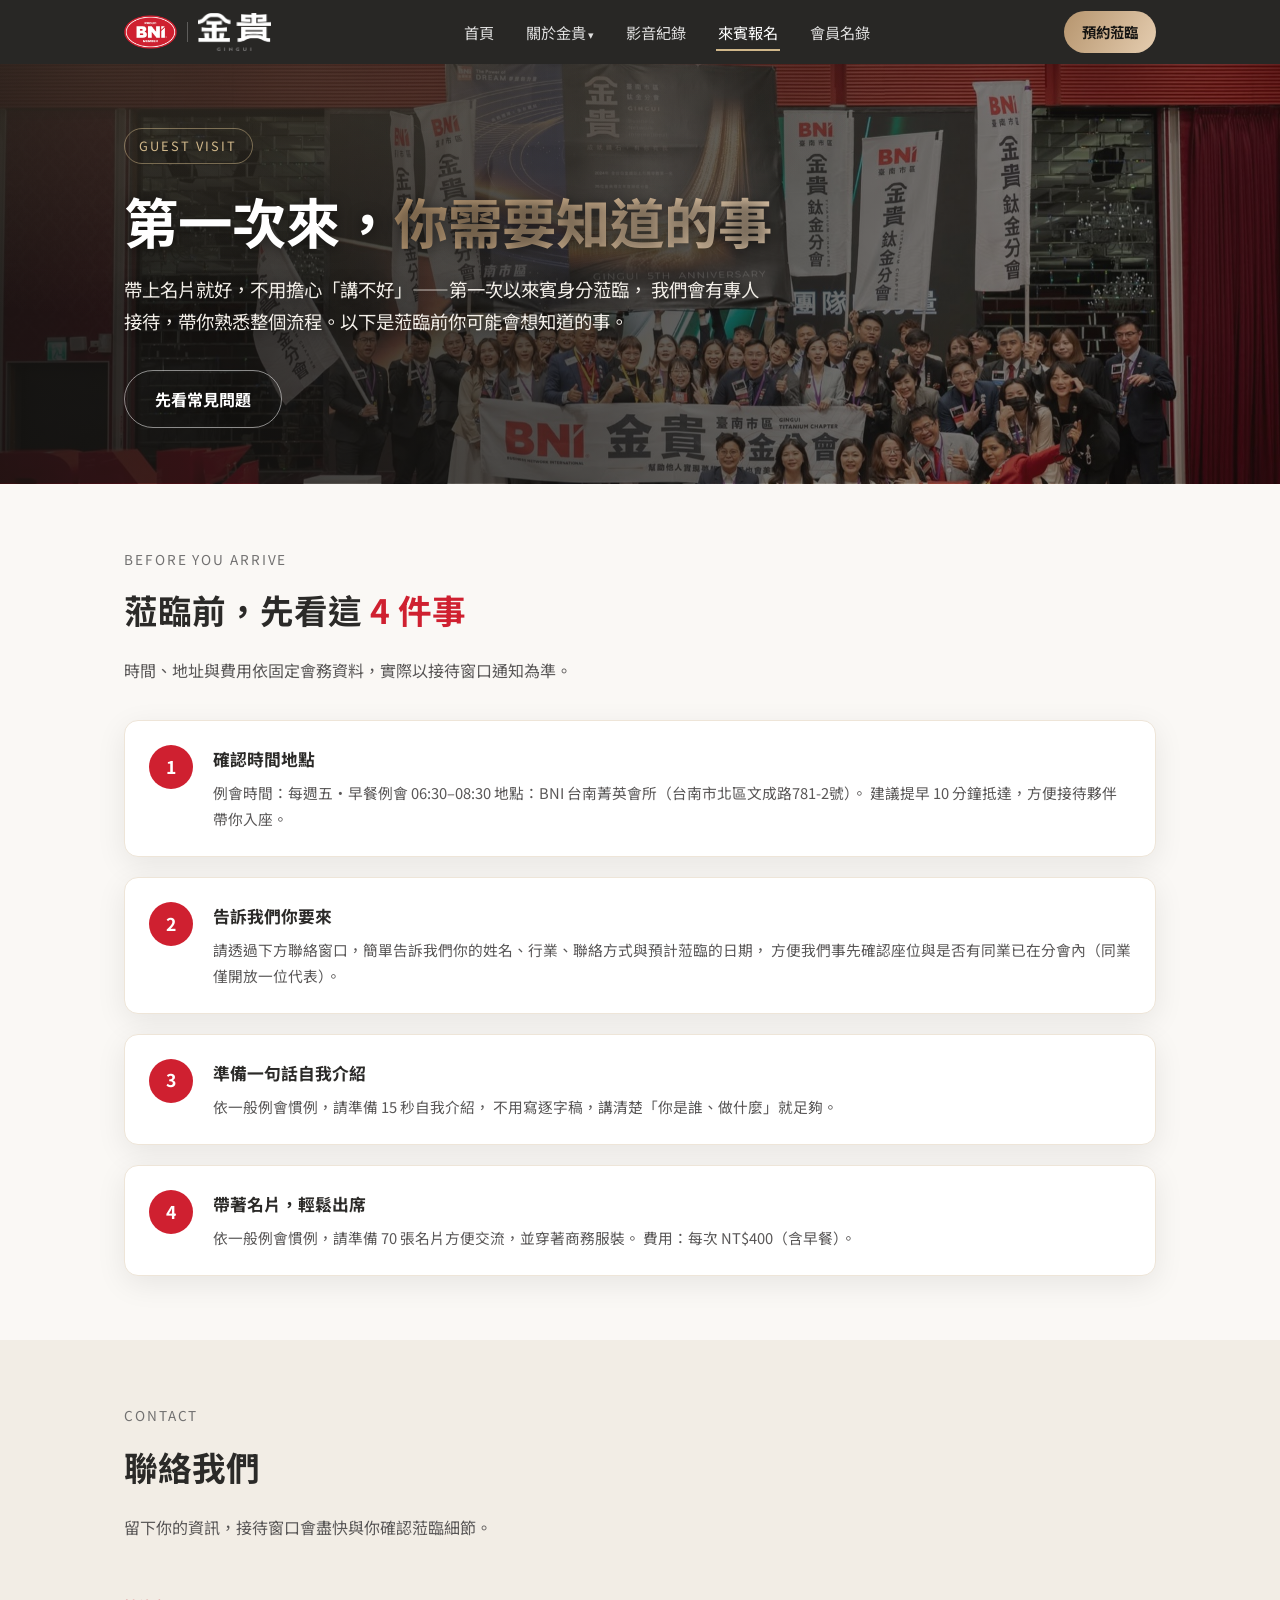
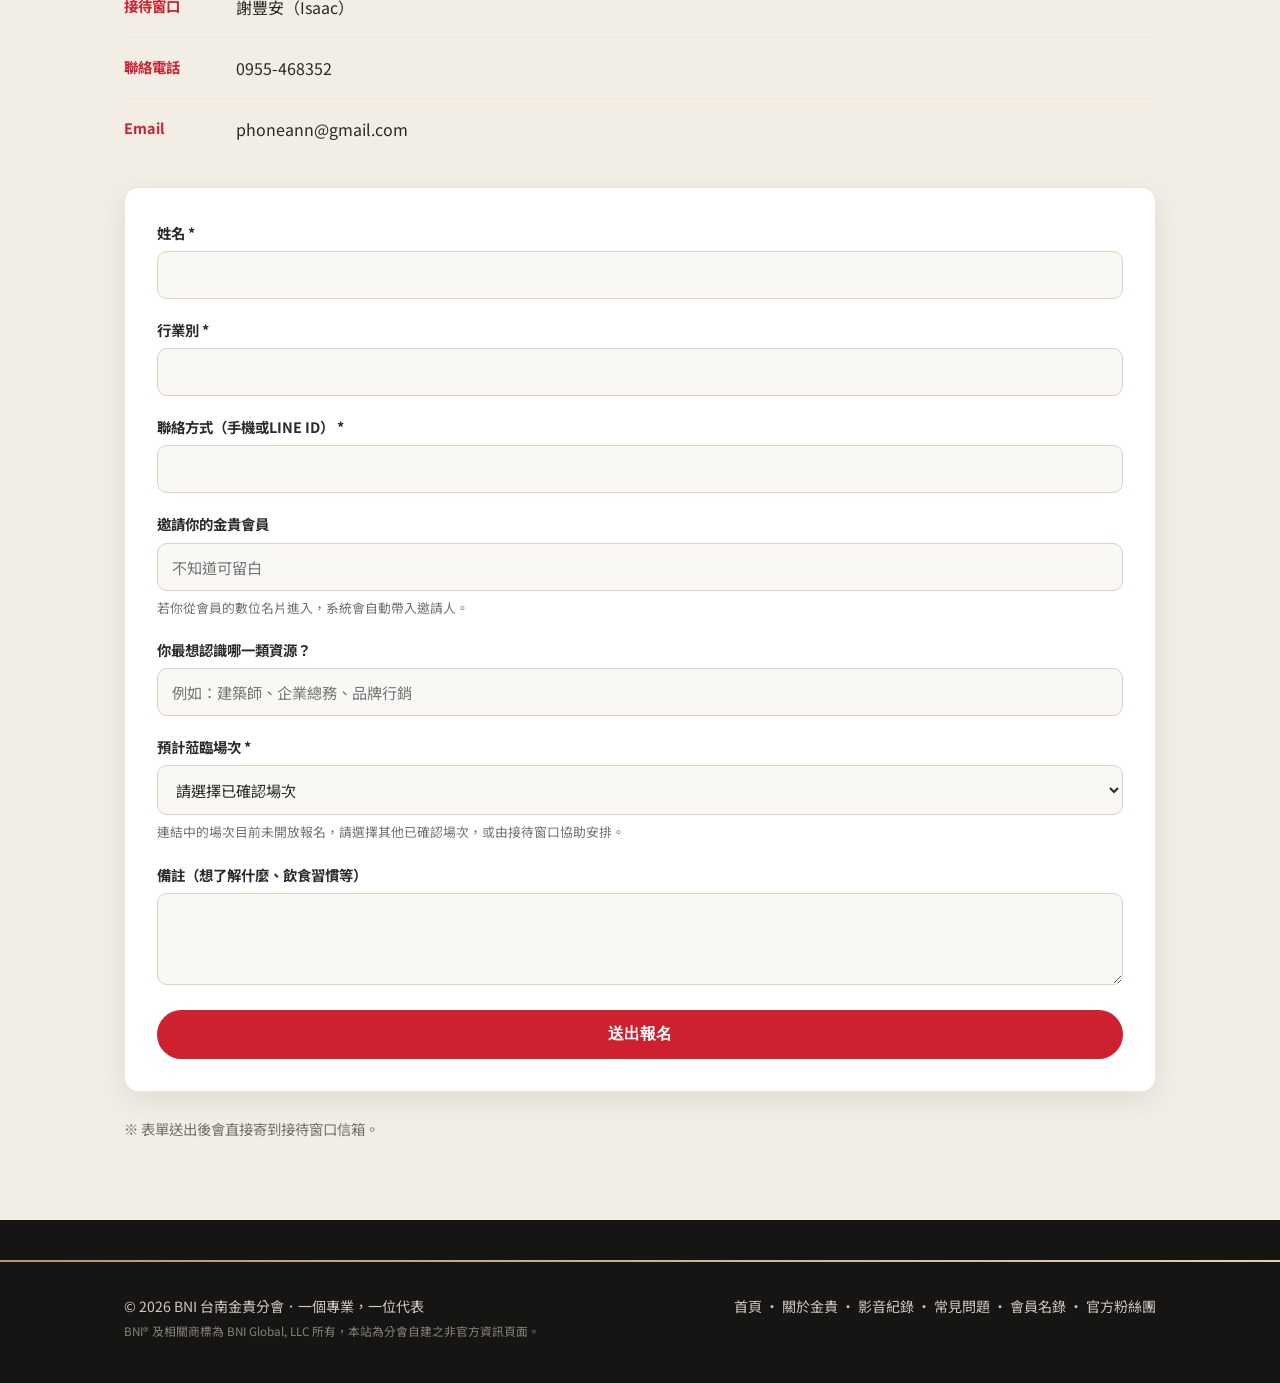
<file: docs/join.html>
<!DOCTYPE html>
<html lang="zh-Hant">
<head>
<!-- Google tag (gtag.js) -->
<script async src="https://www.googletagmanager.com/gtag/js?id=G-X0NWSKJ8MS"></script>
<script>
  window.dataLayer = window.dataLayer || [];
  function gtag(){dataLayer.push(arguments);}
  gtag('js', new Date());
  gtag('config', 'G-X0NWSKJ8MS');
</script>
<meta charset="UTF-8">
<meta name="viewport" content="width=device-width, initial-scale=1.0">
<title>來賓報名｜BNI 金貴分會</title>
<meta name="description" content="第一次到 BNI 金貴分會參觀該準備什麼？時間地點、報名方式、來賓須知，一次說清楚。">
<link rel="preconnect" href="https://fonts.googleapis.com">
<link rel="preconnect" href="https://fonts.gstatic.com" crossorigin>
<link href="https://fonts.googleapis.com/css2?family=Noto+Sans+TC:wght@400;500;700;900&display=swap" rel="stylesheet">
<link rel="stylesheet" href="assets/style.css?v=20261112a">
<script src="assets/tracking.js?v=20261005b"></script>
</head>
<body>

<nav class="nav">
  <div class="wrap">
    <a href="index.html" class="brand">
      <img src="assets/logo/bni-proud-member-red.png" alt="BNI Proud Member" class="bni-logo">
      <span class="divider"></span>
      <img src="assets/logo/gingui-logo-nav.png" alt="GINGUI 金貴分會" class="gingui-logo">
    </a>
    <ul>
      <li><a href="index.html">首頁</a></li>
      <li class="nav-dd"><a href="about.html">關於金貴</a><div class="nav-dd-menu"><a href="about.html">認識金貴</a><a href="faq.html">常見問題</a></div></li>
      <li><a href="videos.html">影音紀錄</a></li>
      <li><a href="join.html" class="active">來賓報名</a></li>
      <li><a href="directory.html">會員名錄</a></li>
    </ul>
    <a href="join.html" class="cta">預約蒞臨</a>
    <details class="mobile-menu">
      <summary aria-label="網站選單">☰</summary>
      <div class="mobile-menu-links">
        <a href="index.html">首頁</a>
        <a href="about.html">關於金貴</a>
        <a href="faq.html">常見問題</a>
        <a href="videos.html">影音紀錄</a>
        <a href="directory.html">會員名錄</a>
        <a href="join.html">來賓報名</a>
      </div>
    </details>
  </div>
</nav>

<section class="hero" style="padding:64px 0 56px">
  <div class="wrap">
    <span class="tag">GUEST VISIT</span>
    <h1>第一次來，<span class="gold">你需要知道的事</span></h1>
    <p class="lead">
      帶上名片就好，不用擔心「講不好」——第一次以來賓身分蒞臨，
      我們會有專人接待，帶你熟悉整個流程。以下是蒞臨前你可能會想知道的事。
    </p>
    <a href="faq.html" class="btn btn-outline">先看常見問題</a>
  </div>
</section>

<section class="section">
  <div class="wrap">
    <div class="kicker">BEFORE YOU ARRIVE</div>
    <h2>蒞臨前，先看這 <span class="accent">4 件事</span></h2>
    <p id="fixed-meeting-basis" class="desc">時間、地址與費用依固定會務資料，實際以接待窗口通知為準。</p>
    <div class="steps">
      <div class="step">
        <div class="n"></div>
        <div>
          <h3>確認時間地點</h3>
          <p>
            例會時間：每週五・早餐例會 06:30–08:30
            地點：BNI 台南菁英會所（台南市北區文成路781-2號）。
            建議提早 10 分鐘抵達，方便接待夥伴帶你入座。
          </p>
        </div>
      </div>
      <div class="step">
        <div class="n"></div>
        <div>
          <h3>告訴我們你要來</h3>
          <p>
            請透過下方聯絡窗口，簡單告訴我們你的姓名、行業、聯絡方式與預計蒞臨的日期，
            方便我們事先確認座位與是否有同業已在分會內（同業僅開放一位代表）。
          </p>
        </div>
      </div>
      <div class="step">
        <div class="n"></div>
        <div>
          <h3>準備一句話自我介紹</h3>
          <p>
            依一般例會慣例，請準備 15 秒自我介紹，
            不用寫逐字稿，講清楚「你是誰、做什麼」就足夠。
          </p>
        </div>
      </div>
      <div class="step">
        <div class="n"></div>
        <div>
          <h3>帶著名片，輕鬆出席</h3>
          <p>
            依一般例會慣例，請準備 70 張名片方便交流，並穿著商務服裝。
            費用：每次 NT$400（含早餐）。
          </p>
        </div>
      </div>
    </div>
  </div>
</section>

<section class="section alt">
  <div class="wrap">
    <div class="kicker">CONTACT</div>
    <h2>聯絡我們</h2>
    <p class="desc">留下你的資訊，接待窗口會盡快與你確認蒞臨細節。</p>
    <ul class="info-list">
      <li>
        <span class="label">接待窗口</span>
        <span class="value">謝豐安（Isaac）</span>
      </li>
      <li>
        <span class="label">聯絡電話</span>
        <span class="value">0955-468352</span>
      </li>
      <li>
        <span class="label">Email</span>
        <span class="value">phoneann@gmail.com</span>
      </li>
    </ul>

    <form class="guest-form" id="guestForm" action="https://api.web3forms.com/submit" method="POST">
      <input type="hidden" name="access_key" value="b36d5605-6fb1-4fd6-adac-4fc687771447">
      <input type="hidden" id="g-subject" name="subject" value="【金貴分會官網】來賓報名">
      <input type="hidden" id="g-source" name="來源頁面" value="金貴官網">
      <input type="hidden" name="redirect" value="https://ginguitn.com/join.html?sent=1">
      <input type="checkbox" name="botcheck" class="honey" style="display:none" tabindex="-1" autocomplete="off">
      <div class="field">
        <label for="g-name">姓名 *</label>
        <input type="text" id="g-name" name="姓名" required>
      </div>
      <div class="field">
        <label for="g-industry">行業別 *</label>
        <input type="text" id="g-industry" name="行業別" required>
      </div>
      <div class="field">
        <label for="g-contact">聯絡方式（手機或LINE ID） *</label>
        <input type="text" id="g-contact" name="聯絡方式" required>
      </div>
      <div class="field">
        <label for="g-invited">邀請你的金貴會員</label>
        <input type="text" id="g-invited" name="邀請會員" placeholder="不知道可留白" maxlength="30">
        <small class="field-help">若你從會員的數位名片進入，系統會自動帶入邀請人。</small>
      </div>
      <div class="field">
        <label for="g-resource">你最想認識哪一類資源？</label>
        <input type="text" id="g-resource" name="希望認識的資源" placeholder="例如：建築師、企業總務、品牌行銷">
      </div>
      <div class="field">
        <label for="g-date">預計蒞臨場次 *</label>
        <select id="g-date" name="預計蒞臨場次" required>
          <option value="">請選擇已確認場次</option>
          <option value="2026-11-27（五）06:30｜居家主題日">2026-11-27（五）06:30｜居家主題日</option>
          <option value="其他週五，由接待窗口協助確認">其他週五｜請接待窗口協助安排</option>
        </select>
        <small class="field-help">例會為每週五 06:30–08:30；網站只列目前已確認可報名的場次。</small>
      </div>
      <div class="field">
        <label for="g-note">備註（想了解什麼、飲食習慣等）</label>
        <textarea id="g-note" name="備註" rows="3"></textarea>
      </div>
      <button type="submit" class="btn btn-red" style="border:none;cursor:pointer;width:100%">送出報名</button>
    </form>
    <div id="successPanel" class="form-success" hidden tabindex="-1">
      <div class="kicker">REGISTRATION RECEIVED</div>
      <h3>資料已送達接待窗口</h3>
      <p id="successSummary">接待夥伴會與你聯絡確認場次與座位；送出表單不代表座位已完成確認。</p>
      <p class="field-help">時間、地址與費用依固定會務資料，實際以接待窗口通知為準。</p>
      <p><strong>固定例會：</strong>週五 06:30–08:30，建議 06:20 前抵達。</p>
      <p><strong>地點：</strong>BNI 台南菁英會所｜台南市北區文成路781-2號。</p>
      <p>若行前仍未收到確認，可致電接待窗口謝豐安 0955-468352。</p>
      <div class="success-actions">
        <a id="calendarButton" class="btn btn-gold" href="#" target="_blank" rel="noopener" hidden data-track="add_calendar_click">加入 Google 行事曆</a>
        <a class="btn btn-outline-dark" href="tel:0955468352" data-track="reception_contact_click">聯絡接待窗口</a>
        <a class="btn btn-outline-dark" href="index.html">回首頁</a>
      </div>
    </div>

    <p style="margin-top:24px;color:var(--gray-70);font-size:.9rem">
      ※ 表單送出後會直接寄到接待窗口信箱。
    </p>
  </div>
</section>
<script>
const params = new URLSearchParams(location.search);
const inviterIds = {'謝豐安':'xiefengan','黃昭穎':'huangzhaoying','陳令緯':'chenlingwei','陳以昕':'chenyixin','黃筱涵':'huangxiaohan'};
const inviterId = (name) => inviterIds[name] || (name ? 'other_member' : 'self_signup');
const submissionKey = 'ginguiGuestSubmission';
const submissionMaxAge = 30 * 60 * 1000;
if (params.get('sent') === '1') {
  let saved = {};
  try { saved = JSON.parse(sessionStorage.getItem(submissionKey) || '{}'); } catch { saved = {}; }
  const recentSubmission = saved &&
    (saved.status === 'pending' || saved.status === 'confirmed') &&
    Number.isFinite(saved.submittedAt) &&
    saved.submittedAt <= Date.now() &&
    Date.now() - saved.submittedAt < submissionMaxAge;
  if (recentSubmission) {
    document.getElementById('guestForm').hidden = true;
    const panel = document.getElementById('successPanel');
    panel.hidden = false;
    if (saved.date) {
      document.getElementById('successSummary').textContent = `已收到 ${saved.date} 的報名資料。接待夥伴會再與你確認場次與座位；送出表單不代表座位已完成確認。`;
    }
    if (saved.date && saved.date.startsWith('2026-11-27')) {
      const calendar = document.getElementById('calendarButton');
      const calendarUrl = new URL('https://calendar.google.com/calendar/render');
      calendarUrl.search = new URLSearchParams({
        action: 'TEMPLATE',
        text: "BNI 金貴分會例會｜居家主題日",
        dates: '20261127T063000/20261127T083000',
        ctz: 'Asia/Taipei',
        location: '台南 BNI 菁英會所｜台南市北區文成路781-2號',
        details: '依固定會務資料，實際以接待窗口通知為準。08:30 為固定例會預計結束時間，實際依現場安排。請提前10分鐘抵達，座位以接待窗口確認為準。'
      }).toString();
      calendar.href = calendarUrl.toString();
      calendar.hidden = false;
    }
    if (saved.status === 'pending') {
      try {
        sessionStorage.setItem(submissionKey, JSON.stringify({...saved, status: 'confirmed'}));
        window.ginguiTrack?.('guest_form_success', {inviter_id: inviterId(saved.invitedBy), meeting_choice: saved.date || ''});
      } catch { /* 儲存空間不可用時仍顯示結果，避免重整重複計數。 */ }
    }
    panel.focus();
  } else {
    params.delete('sent');
    const query = params.toString();
    history.replaceState(null, '', `${location.pathname}${query ? `?${query}` : ''}${location.hash}`);
  }
}
const featuredMeetingClosed = new Date() >= new Date('2026-11-27T06:30:00+08:00');
const featuredOption = document.querySelector('#g-date option[value^="2026-11-27"]');
if (featuredOption) {
  featuredOption.disabled = featuredMeetingClosed;
  const baseLabel = featuredOption.value;
  featuredOption.textContent = featuredMeetingClosed ? `${baseLabel}（已結束報名）` : baseLabel;
}
const requestedMeeting = params.get('meeting');
if (featuredMeetingClosed || (requestedMeeting && requestedMeeting !== '2026-11-27')) {
  document.querySelector('#g-date + .field-help').textContent = '連結中的場次目前未開放報名，請選擇其他已確認場次，或由接待窗口協助安排。';
}
const invitedBy = params.get('invited_by');
if (invitedBy) {
  document.getElementById('g-invited').value = invitedBy;
  document.getElementById('g-source').value = `會員數位名片：${invitedBy}`;
  window.ginguiTrack?.('member_referral_visit', {inviter_id: inviterId(invitedBy)});
}
if (params.get('source') === 'directory_no_result') {
  document.getElementById('g-source').value = '會員名錄：搜尋無結果';
}
if (requestedMeeting === '2026-11-27' && !featuredMeetingClosed) {
  document.getElementById('g-date').value = "2026-11-27（五）06:30｜居家主題日";
}
const guestForm = document.getElementById('guestForm');
let formStarted = false;
guestForm.addEventListener('focusin', () => {
  if (formStarted) return;
  formStarted = true;
  window.ginguiTrack?.('guest_form_start', {inviter_id: inviterId(document.getElementById('g-invited').value.trim())});
});
guestForm.addEventListener('submit', () => {
  const date = document.getElementById('g-date').value;
  const invited = document.getElementById('g-invited').value.trim();
  document.getElementById('g-subject').value = `【金貴來賓報名】${date}｜${invited || '自行報名'}`;
  try {
    sessionStorage.setItem(submissionKey, JSON.stringify({date, invitedBy: invited, submittedAt: Date.now(), status: 'pending'}));
  } catch { /* 儲存空間不可用也要讓報名表單照常送出。 */ }
  window.ginguiTrack?.('guest_form_submit', {inviter_id: inviterId(invited), meeting_choice: date});
});
</script>

<footer>
  <hr class="gold-line">
  <div class="wrap">
    <div>
      © <span id="year"></span> BNI 台南金貴分會．一個專業，一位代表
      <br><small style="opacity:.6">BNI® 及相關商標為 BNI Global, LLC 所有，本站為分會自建之非官方資訊頁面。</small>
    </div>
    <div>
      <a href="index.html">首頁</a> ・
      <a href="about.html">關於金貴</a> ・
      <a href="videos.html">影音紀錄</a> ・
      <a href="faq.html">常見問題</a> ・
      <a href="directory.html">會員名錄</a> ・
      <a href="https://www.facebook.com/people/BNI-%E5%8F%B0%E5%8D%97%E5%B8%82%E5%8D%80-%E9%87%91%E8%B2%B4%E9%88%A6%E9%87%91%E5%88%86%E6%9C%83/100025054496051/" target="_blank" rel="noopener">官方粉絲團</a>
    </div>
  </div>
</footer>
<script>document.getElementById('year').textContent = new Date().getFullYear();</script>
</body>
</html>
</file>
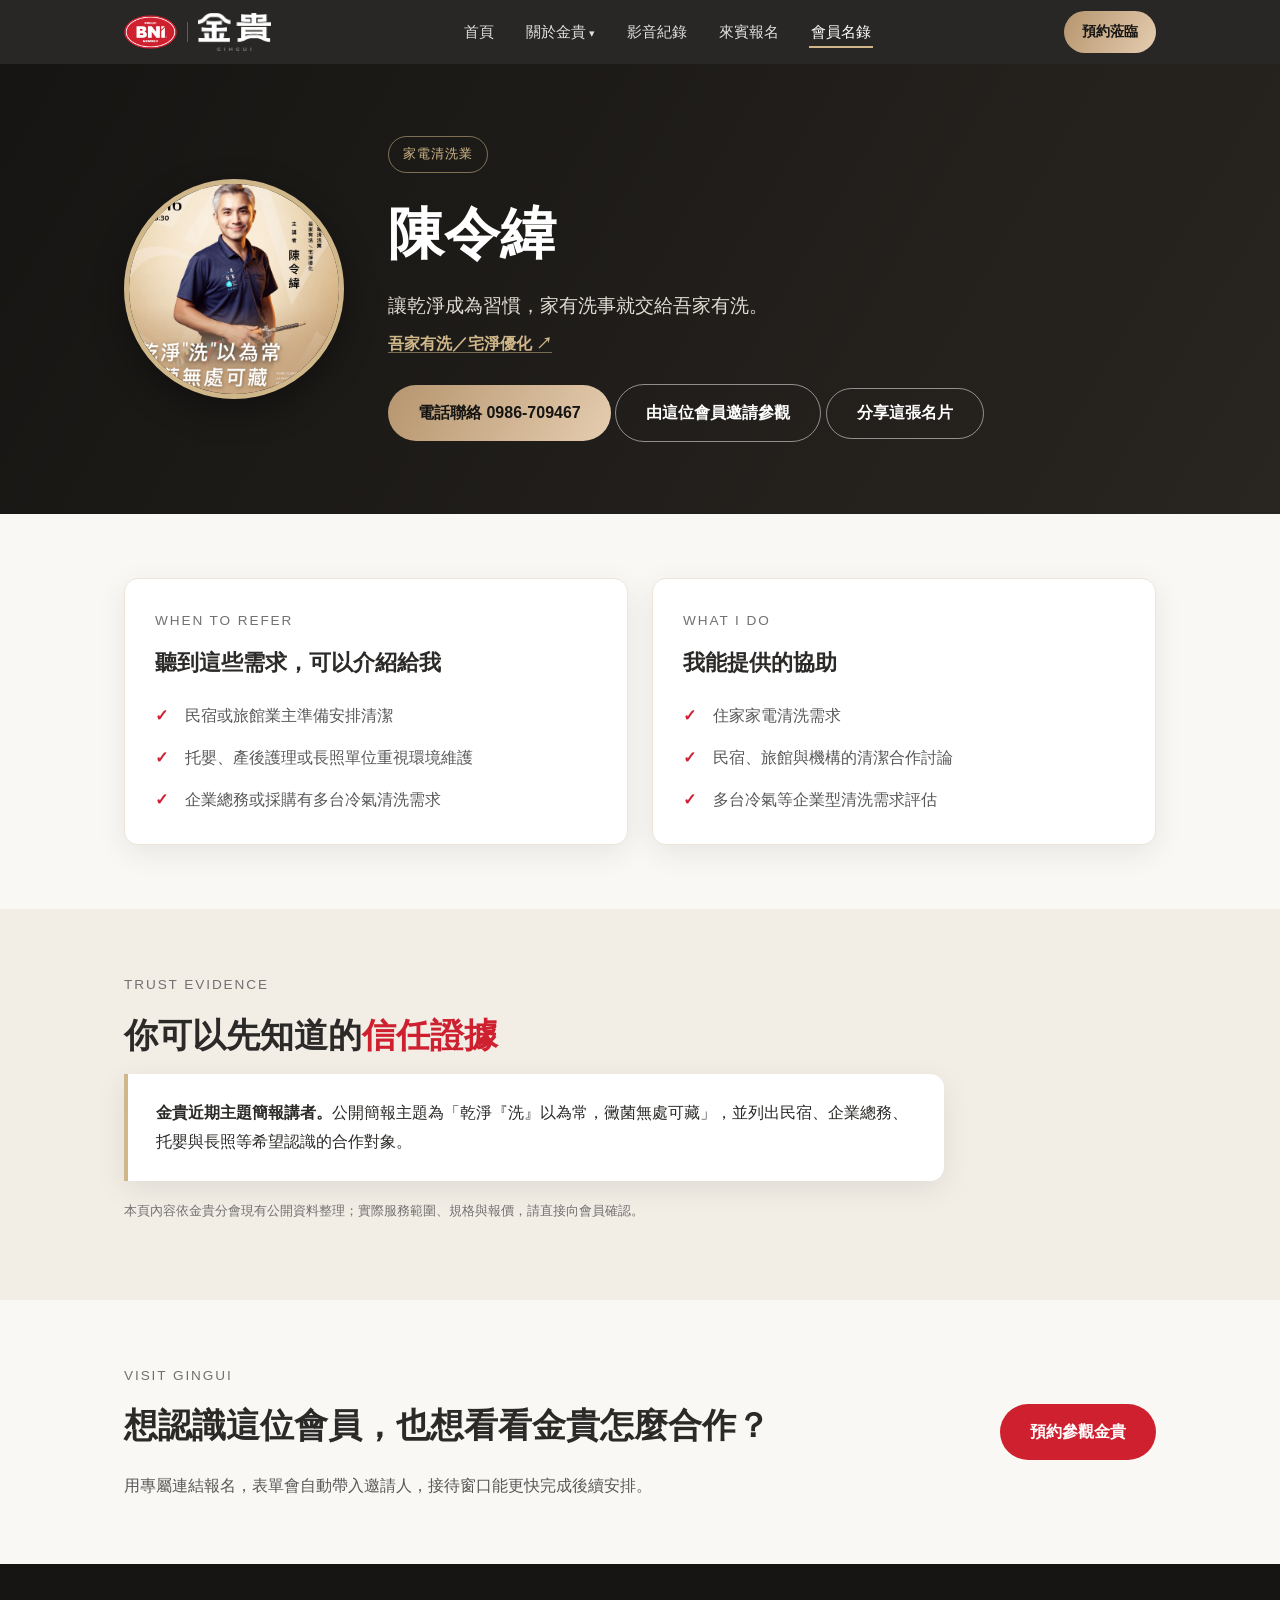
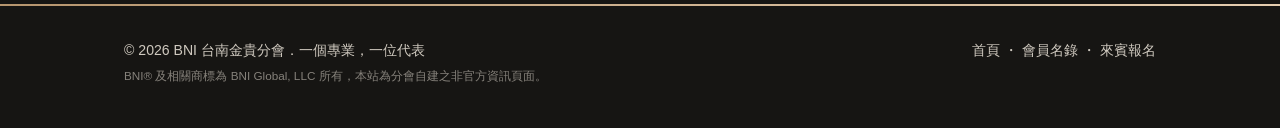
<file: docs/member-chenlingwei.html>
<!doctype html><html lang="zh-Hant"><head>
<meta charset="utf-8"><meta name="viewport" content="width=device-width,initial-scale=1"><title>陳令緯｜家電清洗業｜BNI 金貴分會</title><meta name="description" content="住家、民宿與企業的家電清潔需求。"><meta property="og:title" content="陳令緯｜家電清洗業｜BNI 金貴分會"><meta property="og:description" content="住家、民宿與企業的家電清潔需求。"><meta property="og:image" content="https://ginguitn.com/assets/photos/focus-20261016.jpg"><meta property="og:url" content="https://ginguitn.com/member-chenlingwei.html"><meta http-equiv="refresh" content="0;url=member.html?id=chenlingwei"><link rel="canonical" href="https://ginguitn.com/member-chenlingwei.html"></head><body><p><a href="member.html?id=chenlingwei">查看陳令緯的會員名片</a></p></body></html>
</file>
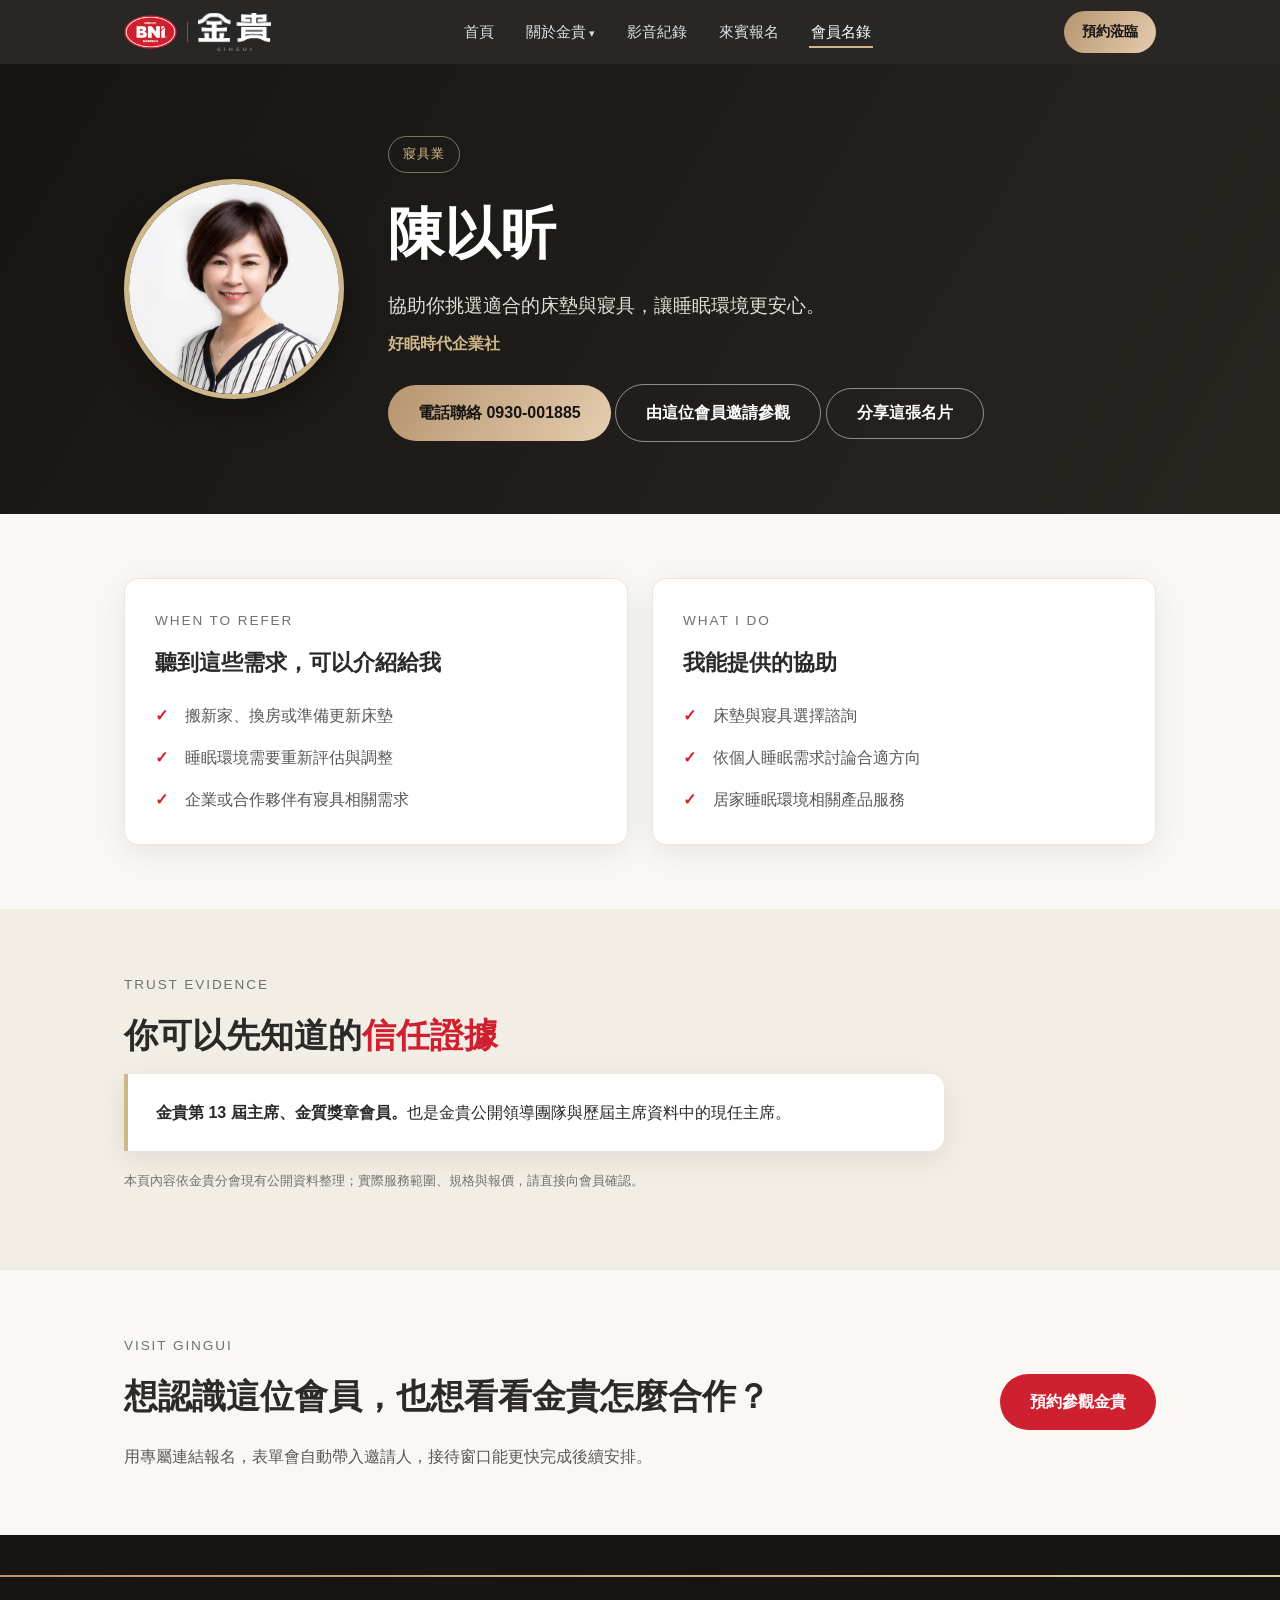
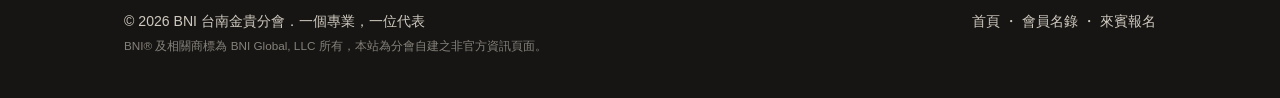
<file: docs/member-chenyixin.html>
<!doctype html><html lang="zh-Hant"><head>
<meta charset="utf-8"><meta name="viewport" content="width=device-width,initial-scale=1"><title>陳以昕｜寢具業｜BNI 金貴分會</title><meta name="description" content="協助你挑選適合的床墊與寢具，讓睡眠環境更安心。"><meta property="og:title" content="陳以昕｜寢具業｜BNI 金貴分會"><meta property="og:description" content="協助你挑選適合的床墊與寢具，讓睡眠環境更安心。"><meta property="og:image" content="https://ginguitn.com/assets/photos/leader-chenyixin.jpg"><meta property="og:url" content="https://ginguitn.com/member-chenyixin.html"><meta http-equiv="refresh" content="0;url=member.html?id=chenyixin"><link rel="canonical" href="https://ginguitn.com/member-chenyixin.html"></head><body><p><a href="member.html?id=chenyixin">查看陳以昕的會員名片</a></p></body></html>
</file>
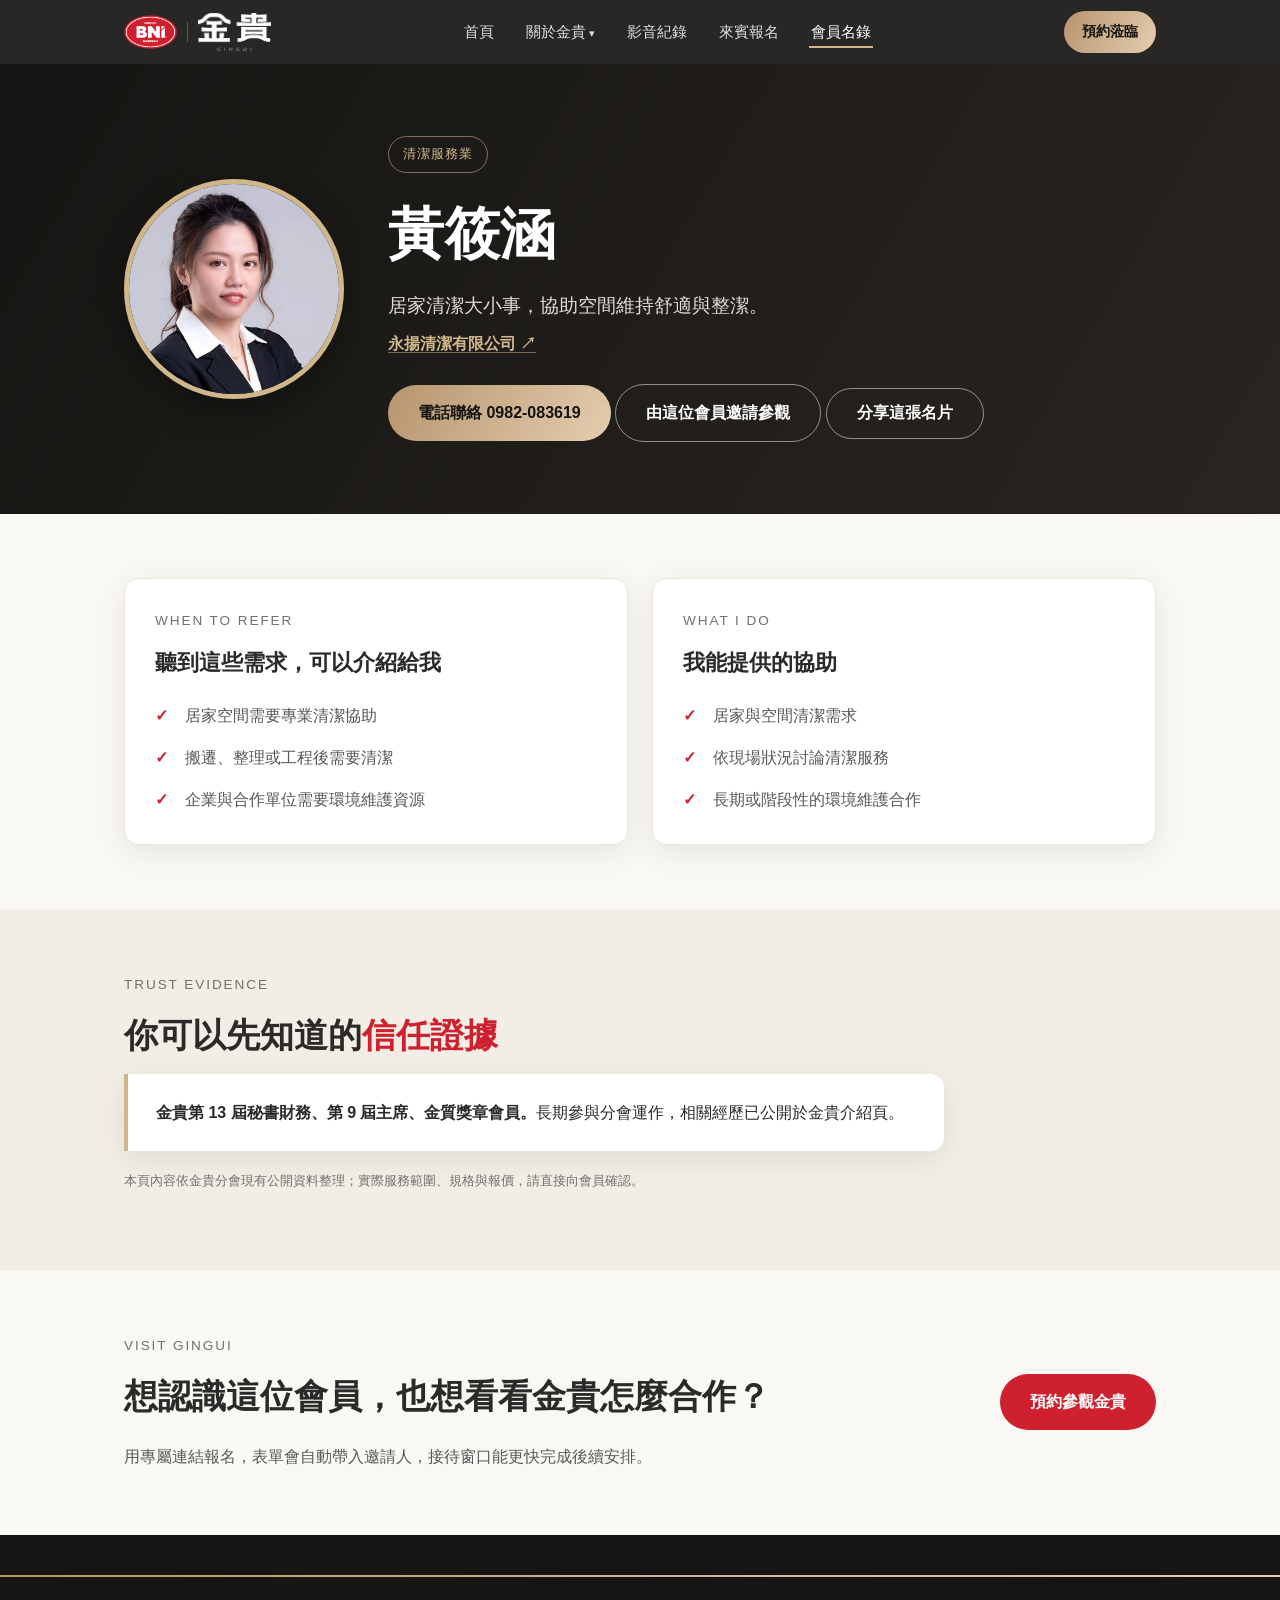
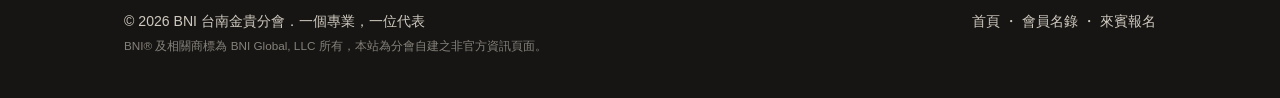
<file: docs/member-huangxiaohan.html>
<!doctype html><html lang="zh-Hant"><head>
<meta charset="utf-8"><meta name="viewport" content="width=device-width,initial-scale=1"><title>黃筱涵｜清潔服務業｜BNI 金貴分會</title><meta name="description" content="居家清潔大小事，協助空間維持舒適與整潔。"><meta property="og:title" content="黃筱涵｜清潔服務業｜BNI 金貴分會"><meta property="og:description" content="居家清潔大小事，協助空間維持舒適與整潔。"><meta property="og:image" content="https://ginguitn.com/assets/photos/leader-huangxiaohan.jpg"><meta property="og:url" content="https://ginguitn.com/member-huangxiaohan.html"><meta http-equiv="refresh" content="0;url=member.html?id=huangxiaohan"><link rel="canonical" href="https://ginguitn.com/member-huangxiaohan.html"></head><body><p><a href="member.html?id=huangxiaohan">查看黃筱涵的會員名片</a></p></body></html>
</file>
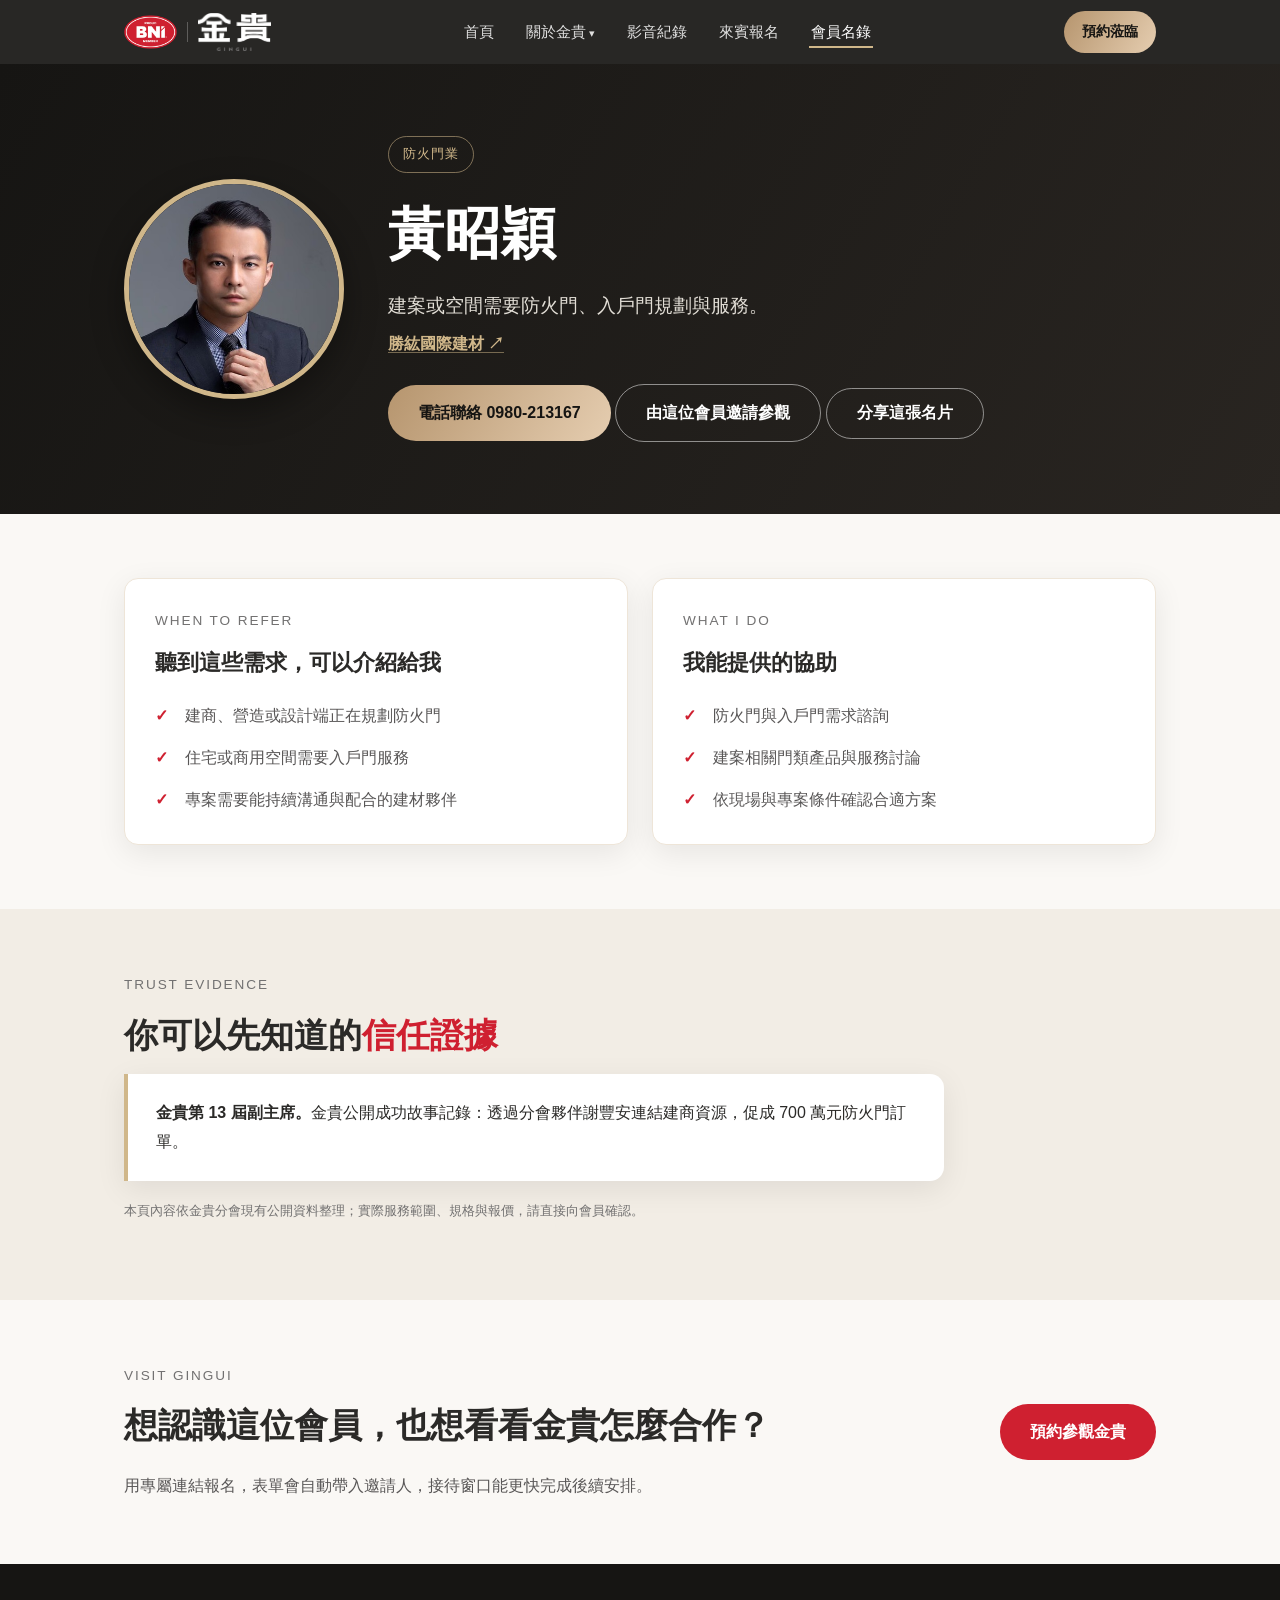
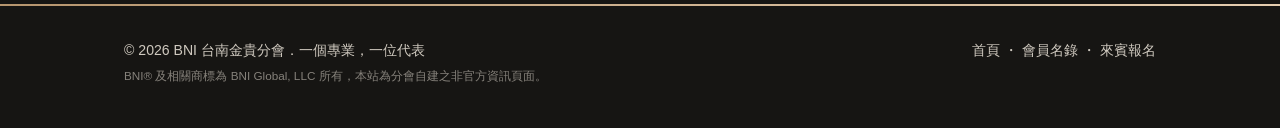
<file: docs/member-huangzhaoying.html>
<!doctype html><html lang="zh-Hant"><head>
<meta charset="utf-8"><meta name="viewport" content="width=device-width,initial-scale=1"><title>黃昭穎｜防火門業｜BNI 金貴分會</title><meta name="description" content="建案或空間需要防火門、入戶門規劃與服務。"><meta property="og:title" content="黃昭穎｜防火門業｜BNI 金貴分會"><meta property="og:description" content="建案或空間需要防火門、入戶門規劃與服務。"><meta property="og:image" content="https://ginguitn.com/assets/photos/leader-huangzhaoying.jpg"><meta property="og:url" content="https://ginguitn.com/member-huangzhaoying.html"><meta http-equiv="refresh" content="0;url=member.html?id=huangzhaoying"><link rel="canonical" href="https://ginguitn.com/member-huangzhaoying.html"></head><body><p><a href="member.html?id=huangzhaoying">查看黃昭穎的會員名片</a></p></body></html>
</file>
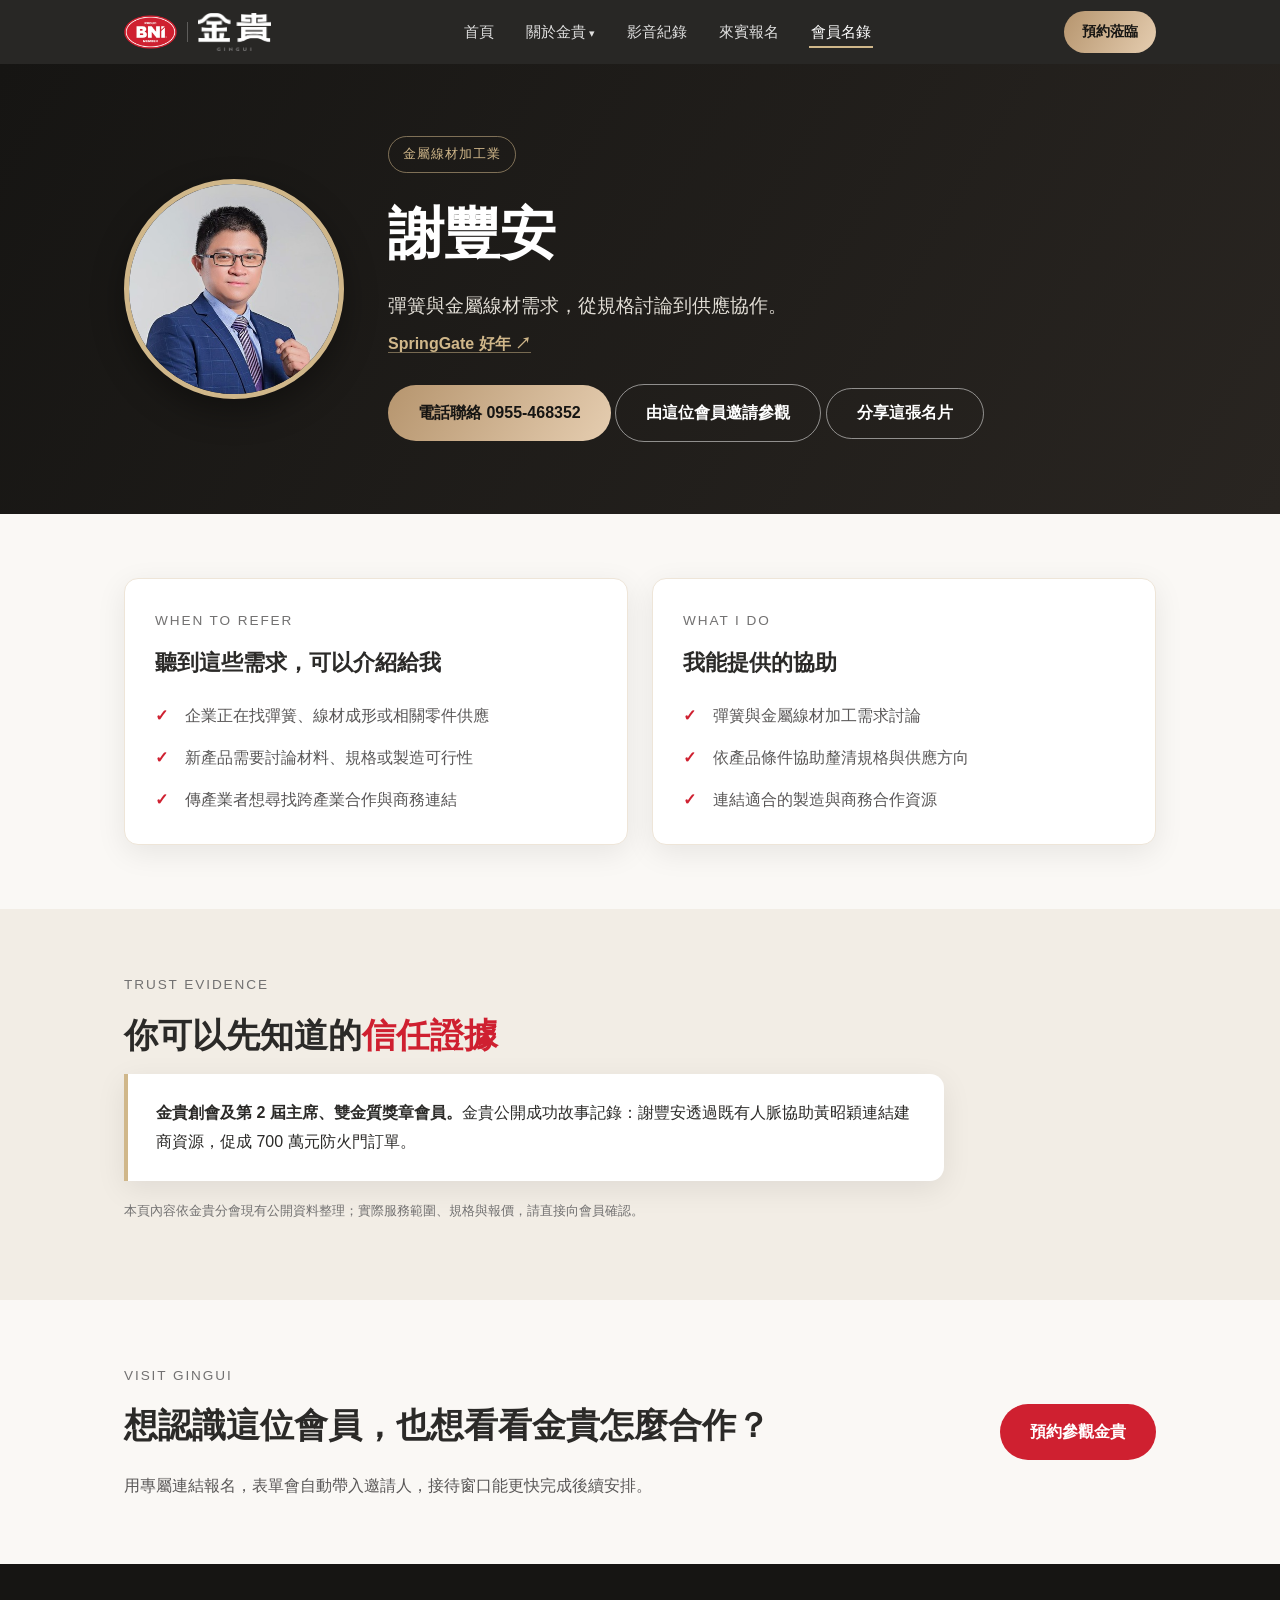
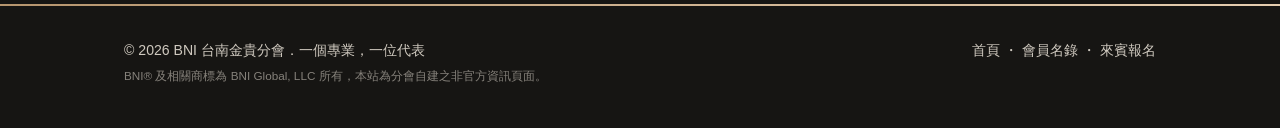
<file: docs/member-xiefengan.html>
<!doctype html><html lang="zh-Hant"><head>
<meta charset="utf-8"><meta name="viewport" content="width=device-width,initial-scale=1"><title>謝豐安｜金屬線材加工業｜BNI 金貴分會</title><meta name="description" content="彈簧與金屬線材需求，從規格討論到供應協作。"><meta property="og:title" content="謝豐安｜金屬線材加工業｜BNI 金貴分會"><meta property="og:description" content="彈簧與金屬線材需求，從規格討論到供應協作。"><meta property="og:image" content="https://ginguitn.com/assets/photos/chair-xiefengan.jpg"><meta property="og:url" content="https://ginguitn.com/member-xiefengan.html"><meta http-equiv="refresh" content="0;url=member.html?id=xiefengan"><link rel="canonical" href="https://ginguitn.com/member-xiefengan.html"></head><body><p><a href="member.html?id=xiefengan">查看謝豐安的會員名片</a></p></body></html>
</file>
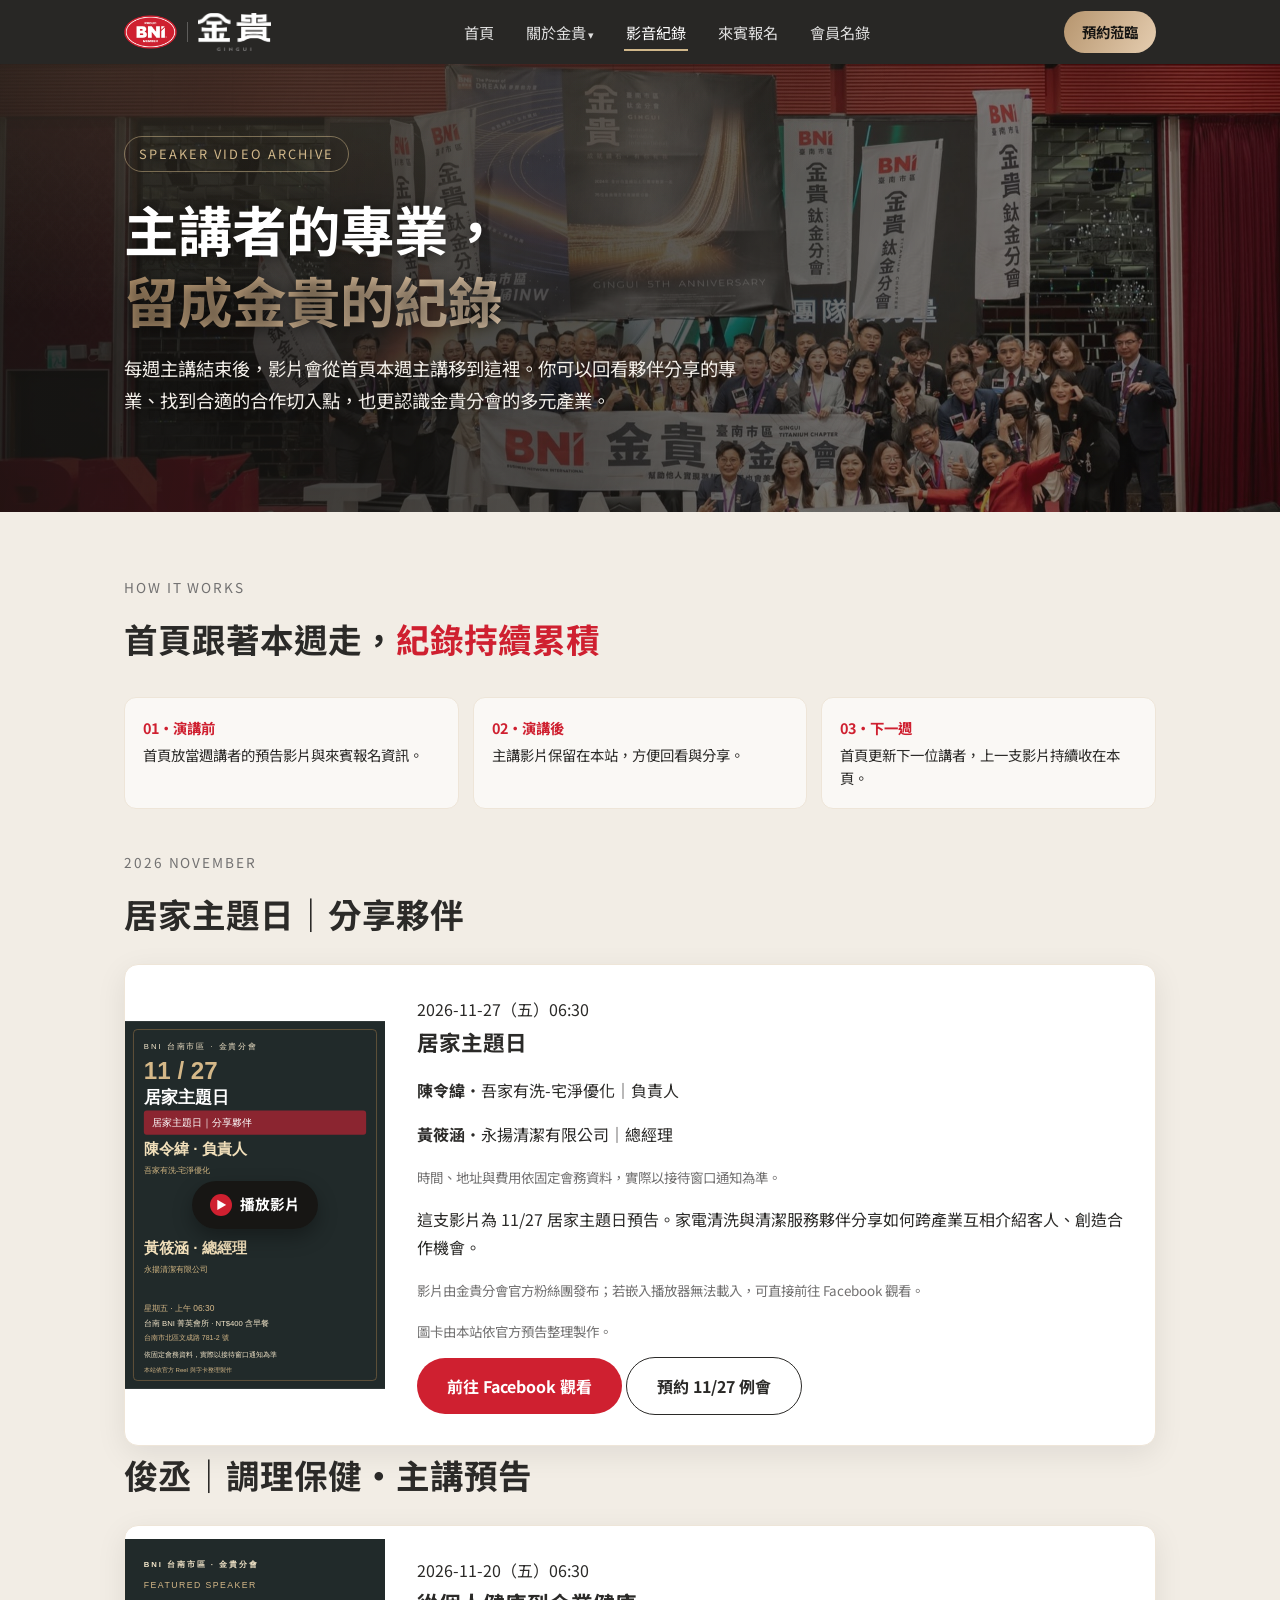
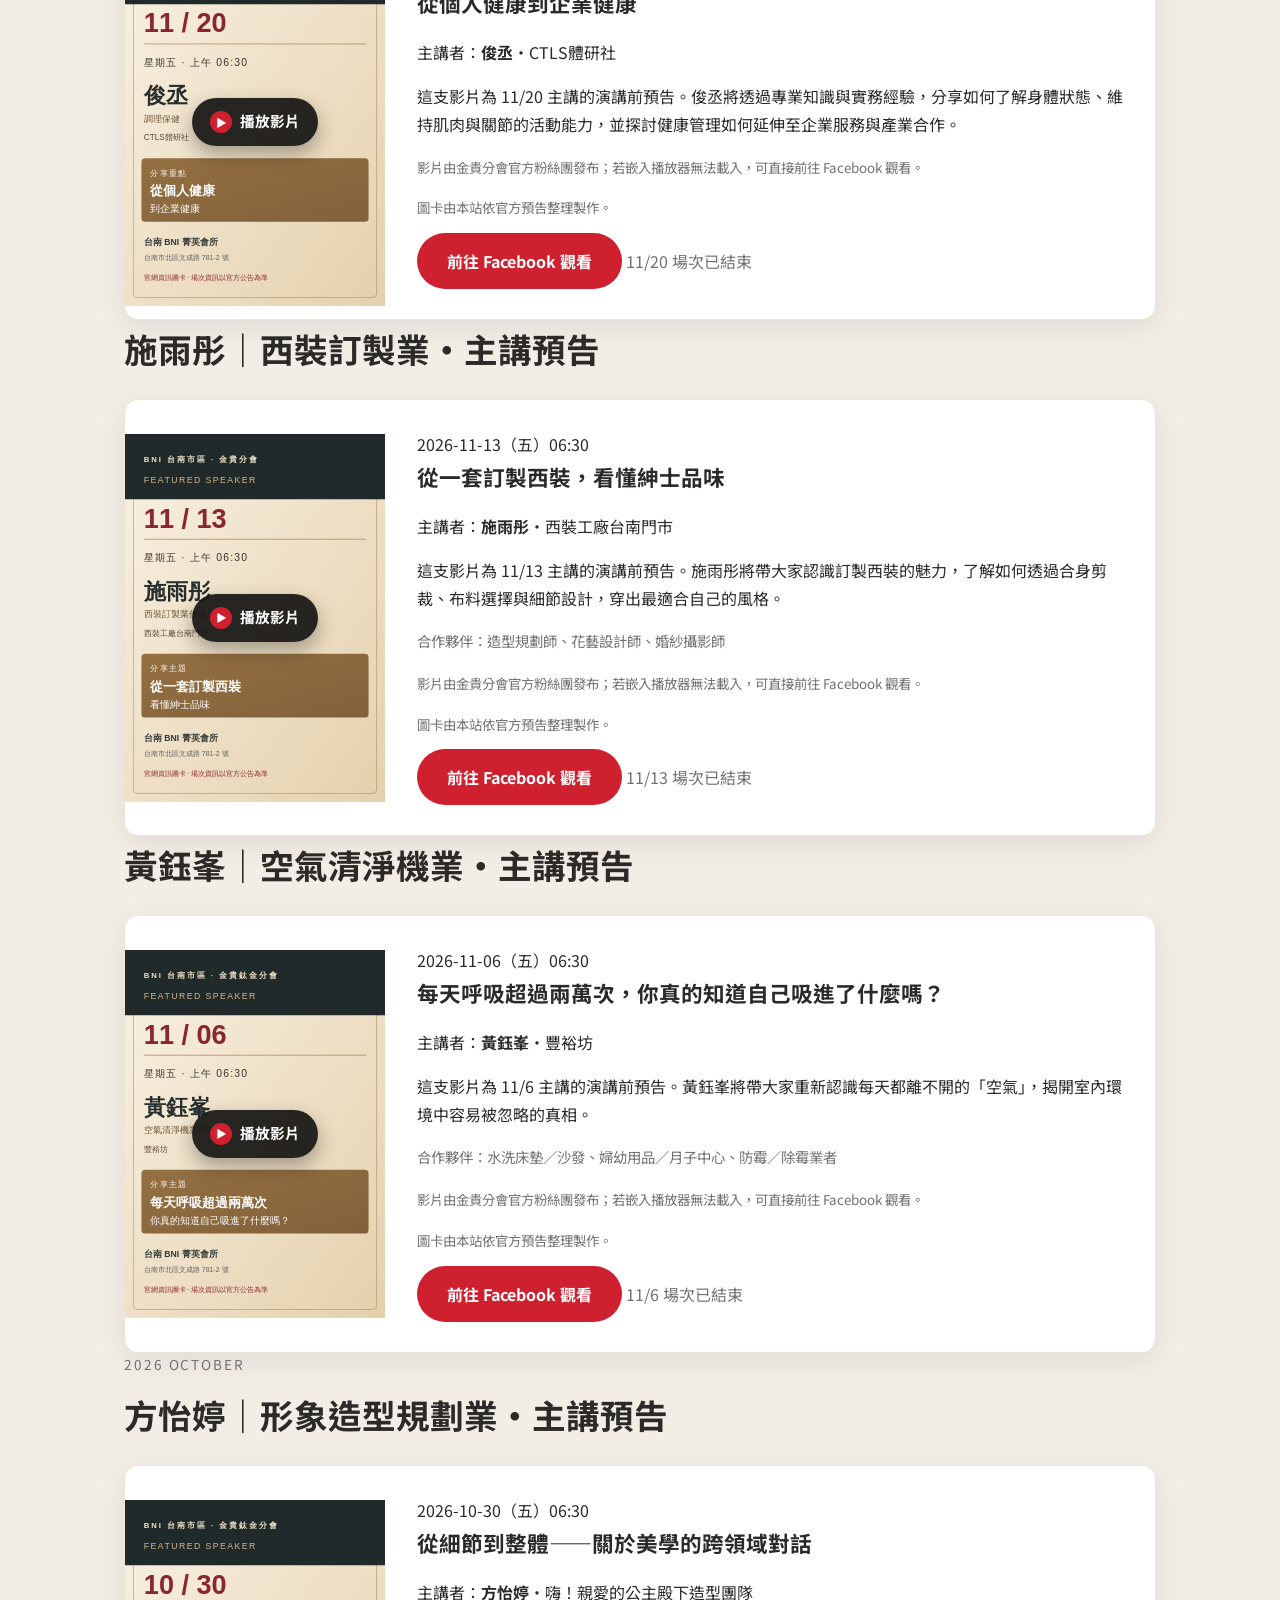
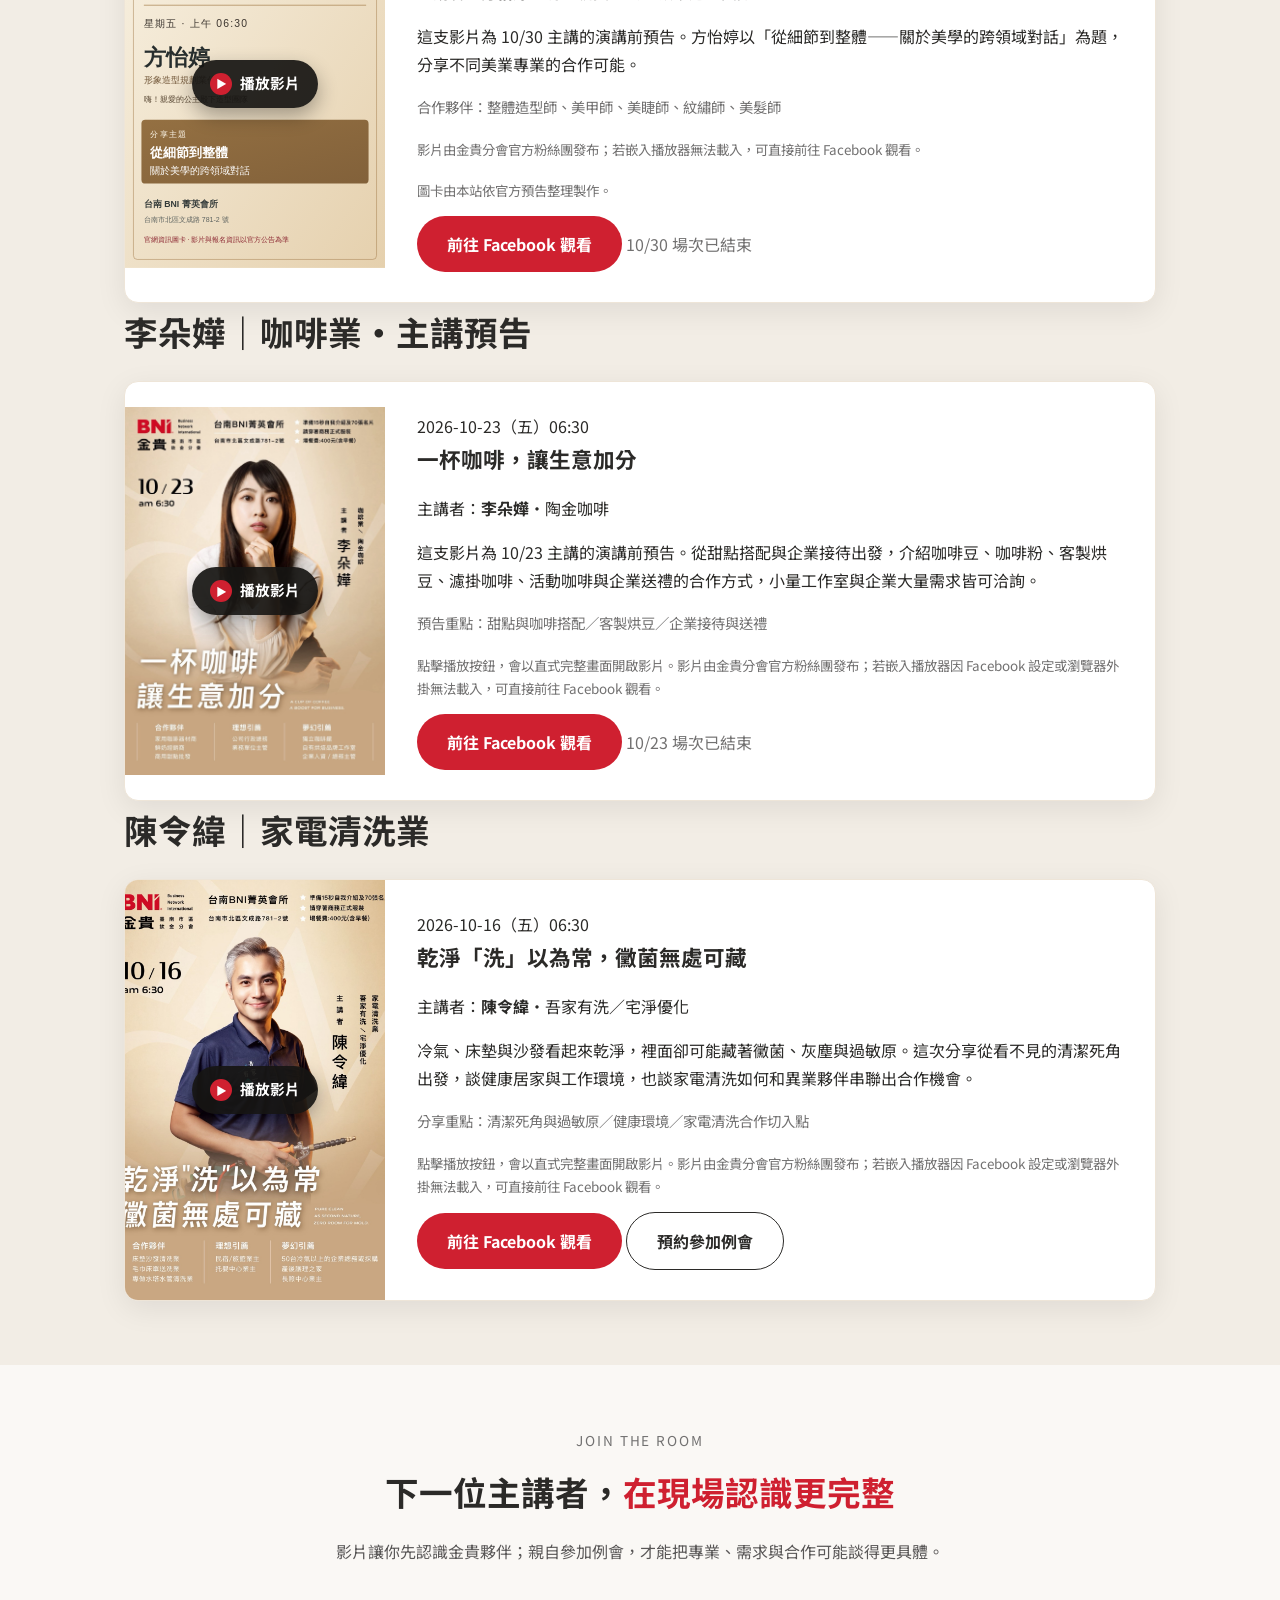
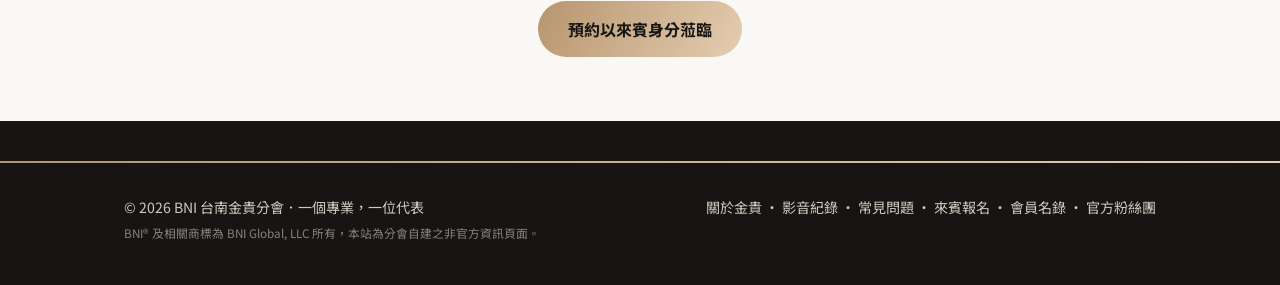
<file: docs/videos.html>
<!DOCTYPE html>
<html lang="zh-Hant">
<head>
<meta name="google-site-verification" content="8ePdqY7qm-xpX4-7lDwkVyhYvIActECKuiyLLZZoABk" />
<script async src="https://www.googletagmanager.com/gtag/js?id=G-X0NWSKJ8MS"></script>
<script>
  window.dataLayer = window.dataLayer || [];
  function gtag(){dataLayer.push(arguments);}
  gtag('js', new Date());
  gtag('config', 'G-X0NWSKJ8MS');
</script>
<meta charset="UTF-8">
<meta name="viewport" content="width=device-width, initial-scale=1.0">
<title>主講者影音紀錄｜BNI 金貴分會</title>
<meta name="description" content="收錄 BNI 台南金貴分會每週主講者的公開影片與分享重點，認識分會夥伴的專業與合作機會。">
<link rel="preconnect" href="https://fonts.googleapis.com">
<link rel="preconnect" href="https://fonts.gstatic.com" crossorigin>
<link href="https://fonts.googleapis.com/css2?family=Noto+Sans+TC:wght@400;500;700;900&display=swap" rel="stylesheet">
<link rel="stylesheet" href="assets/style.css?v=20261112a">
</head>
<body>
<nav class="nav">
  <div class="wrap">
    <a href="index.html" class="brand">
      <img src="assets/logo/bni-proud-member-red.png" alt="BNI Proud Member" class="bni-logo">
      <span class="divider"></span>
      <img src="assets/logo/gingui-logo-nav.png" alt="GINGUI 金貴分會" class="gingui-logo">
    </a>
    <ul>
      <li><a href="index.html">首頁</a></li>
      <li class="nav-dd"><a href="about.html">關於金貴</a><div class="nav-dd-menu"><a href="about.html">認識金貴</a><a href="faq.html">常見問題</a></div></li>
      <li><a href="videos.html" class="active">影音紀錄</a></li>
      <li><a href="join.html">來賓報名</a></li>
      <li><a href="directory.html">會員名錄</a></li>
    </ul>
    <a href="join.html" class="cta">預約蒞臨</a>
    <details class="mobile-menu">
      <summary aria-label="網站選單">☰</summary>
      <div class="mobile-menu-links">
        <a href="index.html">首頁</a>
        <a href="about.html">關於金貴</a>
        <a href="faq.html">常見問題</a>
        <a href="videos.html">影音紀錄</a>
        <a href="directory.html">會員名錄</a>
        <a href="join.html">來賓報名</a>
      </div>
    </details>
  </div>
</nav>

<section class="hero" style="padding:72px 0 64px">
  <div class="wrap">
    <span class="tag">SPEAKER VIDEO ARCHIVE</span>
    <h1>主講者的專業，<br><span class="gold">留成金貴的紀錄</span></h1>
    <p class="lead">每週主講結束後，影片會從首頁本週主講移到這裡。你可以回看夥伴分享的專業、找到合適的合作切入點，也更認識金貴分會的多元產業。</p>
  </div>
</section>

<section class="section alt">
  <div class="wrap">
    <div class="kicker">HOW IT WORKS</div>
    <h2>首頁跟著本週走，<span class="accent">紀錄持續累積</span></h2>
    <div class="archive-flow">
      <div><b>01・演講前</b>首頁放當週講者的預告影片與來賓報名資訊。</div>
      <div><b>02・演講後</b>主講影片保留在本站，方便回看與分享。</div>
      <div><b>03・下一週</b>首頁更新下一位講者，上一支影片持續收在本頁。</div>
    </div>

    <div class="kicker">2026 NOVEMBER</div>
    <h2 style="margin-bottom:20px">居家主題日｜分享夥伴</h2>
    <article class="video-archive-card">
      <div class="reel-frame edm-frame" id="archive-reel-20261127">
        <img src="assets/photos/focus-20261127.svg" alt="居家主題日 11/27 資訊圖卡：居家主題日">
        <button class="reel-load" type="button" data-reel-target="archive-reel-20261127" data-facebook-url="https://www.facebook.com/reel/1065215876573624/" data-reel-title="居家主題日預告：居家主題日">
          <span aria-hidden="true">▶</span> 播放影片
        </button>
      </div>
      <div class="body">
        <div class="week">2026-11-27（五）06:30</div>
        <h3>居家主題日</h3>
        <p class="speaker"><b>陳令緯</b>・吾家有洗-宅淨優化｜負責人</p><p class="speaker"><b>黃筱涵</b>・永揚清潔有限公司｜總經理</p>
        <p class="video-note">時間、地址與費用依固定會務資料，實際以接待窗口通知為準。</p>
        <p>這支影片為 11/27 居家主題日預告。家電清洗與清潔服務夥伴分享如何跨產業互相介紹客人、創造合作機會。</p>

        <p class="video-note">影片由金貴分會官方粉絲團發布；若嵌入播放器無法載入，可直接前往 Facebook 觀看。</p>
        <p class="video-note">圖卡由本站依官方預告整理製作。</p>
        <div class="btns compact-btns">
          <a class="btn btn-red" href="https://www.facebook.com/reel/1065215876573624/" target="_blank" rel="noopener">前往 Facebook 觀看</a>
          <a class="btn btn-outline-dark" href="join.html?meeting=2026-11-27">預約 11/27 例會</a>
        </div>
      </div>
    </article>

    <h2 style="margin-bottom:20px">俊丞｜調理保健・主講預告</h2>
    <article class="video-archive-card">
      <div class="reel-frame edm-frame" id="archive-reel-20261120">
        <img src="assets/photos/focus-20261120.svg" alt="俊丞 11/20 主講資訊圖卡：從個人健康到企業健康">
        <button class="reel-load" type="button" data-reel-target="archive-reel-20261120" data-facebook-url="https://www.facebook.com/reel/998310132595935/" data-reel-title="俊丞主講預告：從個人健康到企業健康">
          <span aria-hidden="true">▶</span> 播放影片
        </button>
      </div>
      <div class="body">
        <div class="week">2026-11-20（五）06:30</div>
        <h3>從個人健康到企業健康</h3>
        <p class="speaker">主講者：<b>俊丞</b>・CTLS體研社</p>
        <p>這支影片為 11/20 主講的演講前預告。俊丞將透過專業知識與實務經驗，分享如何了解身體狀態、維持肌肉與關節的活動能力，並探討健康管理如何延伸至企業服務與產業合作。</p>

        <p class="video-note">影片由金貴分會官方粉絲團發布；若嵌入播放器無法載入，可直接前往 Facebook 觀看。</p>
        <p class="video-note">圖卡由本站依官方預告整理製作。</p>
        <div class="btns compact-btns">
          <a class="btn btn-red" href="https://www.facebook.com/reel/998310132595935/" target="_blank" rel="noopener">前往 Facebook 觀看</a>
          <span style="color:var(--gray-70)">11/20 場次已結束</span>
        </div>
      </div>
    </article>

    <h2 style="margin-bottom:20px">施雨彤｜西裝訂製業・主講預告</h2>
    <article class="video-archive-card">
      <div class="reel-frame edm-frame" id="archive-reel-20261113">
        <img src="assets/photos/focus-20261113.svg" alt="施雨彤 11/13 主講資訊圖卡：從一套訂製西裝，看懂紳士品味">
        <button class="reel-load" type="button" data-reel-target="archive-reel-20261113" data-facebook-url="https://www.facebook.com/reel/1316954077140419/" data-reel-title="施雨彤主講預告：從一套訂製西裝，看懂紳士品味">
          <span aria-hidden="true">▶</span> 播放影片
        </button>
      </div>
      <div class="body">
        <div class="week">2026-11-13（五）06:30</div>
        <h3>從一套訂製西裝，看懂紳士品味</h3>
        <p class="speaker">主講者：<b>施雨彤</b>・西裝工廠台南門市</p>
        <p>這支影片為 11/13 主講的演講前預告。施雨彤將帶大家認識訂製西裝的魅力，了解如何透過合身剪裁、布料選擇與細節設計，穿出最適合自己的風格。</p>
        <p class="meta">合作夥伴：造型規劃師、花藝設計師、婚紗攝影師</p>
        <p class="video-note">影片由金貴分會官方粉絲團發布；若嵌入播放器無法載入，可直接前往 Facebook 觀看。</p>
        <p class="video-note">圖卡由本站依官方預告整理製作。</p>
        <div class="btns compact-btns">
          <a class="btn btn-red" href="https://www.facebook.com/reel/1316954077140419/" target="_blank" rel="noopener">前往 Facebook 觀看</a>
          <span style="color:var(--gray-70)">11/13 場次已結束</span>
        </div>
      </div>
    </article>

    <h2 style="margin-bottom:20px">黃鈺峯｜空氣清淨機業・主講預告</h2>
    <article class="video-archive-card">
      <div class="reel-frame edm-frame" id="archive-reel-20261106">
        <img src="assets/photos/focus-20261106.svg" alt="黃鈺峯 11/6 主講資訊圖卡：每天呼吸超過兩萬次，你真的知道自己吸進了什麼嗎？">
        <button class="reel-load" type="button" data-reel-target="archive-reel-20261106" data-facebook-url="https://www.facebook.com/reel/932669459924273/" data-reel-title="黃鈺峯主講預告：每天呼吸超過兩萬次，你真的知道自己吸進了什麼嗎？">
          <span aria-hidden="true">▶</span> 播放影片
        </button>
      </div>
      <div class="body">
        <div class="week">2026-11-06（五）06:30</div>
        <h3>每天呼吸超過兩萬次，你真的知道自己吸進了什麼嗎？</h3>
        <p class="speaker">主講者：<b>黃鈺峯</b>・豐裕坊</p>
        <p>這支影片為 11/6 主講的演講前預告。黃鈺峯將帶大家重新認識每天都離不開的「空氣」，揭開室內環境中容易被忽略的真相。</p>
        <p class="meta">合作夥伴：水洗床墊／沙發、婦幼用品／月子中心、防霉／除霉業者</p>
        <p class="video-note">影片由金貴分會官方粉絲團發布；若嵌入播放器無法載入，可直接前往 Facebook 觀看。</p>
        <p class="video-note">圖卡由本站依官方預告整理製作。</p>
        <div class="btns compact-btns">
          <a class="btn btn-red" href="https://www.facebook.com/reel/932669459924273/" target="_blank" rel="noopener">前往 Facebook 觀看</a>
          <span style="color:var(--gray-70)">11/6 場次已結束</span>
        </div>
      </div>
    </article>

    <div class="kicker">2026 OCTOBER</div>
    <h2 style="margin-bottom:20px">方怡婷｜形象造型規劃業・主講預告</h2>
    <article class="video-archive-card">
      <div class="reel-frame edm-frame" id="archive-reel-20261030">
        <img src="assets/photos/focus-20261030.svg" alt="方怡婷 10/30 主講資訊圖卡：從細節到整體——關於美學的跨領域對話">
        <button class="reel-load" type="button" data-reel-target="archive-reel-20261030" data-facebook-url="https://www.facebook.com/reel/2871649953207590/" data-reel-title="方怡婷主講預告：從細節到整體——關於美學的跨領域對話">
          <span aria-hidden="true">▶</span> 播放影片
        </button>
      </div>
      <div class="body">
        <div class="week">2026-10-30（五）06:30</div>
        <h3>從細節到整體——關於美學的跨領域對話</h3>
        <p class="speaker">主講者：<b>方怡婷</b>・嗨！親愛的公主殿下造型團隊</p>
        <p>這支影片為 10/30 主講的演講前預告。方怡婷以「從細節到整體——關於美學的跨領域對話」為題，分享不同美業專業的合作可能。</p>
        <p class="meta">合作夥伴：整體造型師、美甲師、美睫師、紋繡師、美髮師</p>
        <p class="video-note">影片由金貴分會官方粉絲團發布；若嵌入播放器無法載入，可直接前往 Facebook 觀看。</p>
        <p class="video-note">圖卡由本站依官方預告整理製作。</p>
        <div class="btns compact-btns">
          <a class="btn btn-red" href="https://www.facebook.com/reel/2871649953207590/" target="_blank" rel="noopener">前往 Facebook 觀看</a>
          <span style="color:var(--gray-70)">10/30 場次已結束</span>
        </div>
      </div>
    </article>

    <h2 style="margin-bottom:20px">李朵嬅｜咖啡業・主講預告</h2>
    <article class="video-archive-card">
      <div class="reel-frame edm-frame" id="archive-reel-20261023">
        <img src="assets/photos/focus-20261023.jpg" alt="李朵嬅主講預告：一杯咖啡，讓生意加分">
        <button class="reel-load" type="button" data-reel-target="archive-reel-20261023" data-facebook-url="https://www.facebook.com/reel/1102941988766977/" data-reel-title="李朵嬅主講預告：一杯咖啡，讓生意加分">
          <span aria-hidden="true">▶</span> 播放影片
        </button>
      </div>
      <div class="body">
        <div class="week">2026-10-23（五）06:30</div>
        <h3>一杯咖啡，讓生意加分</h3>
        <p class="speaker">主講者：<b>李朵嬅</b>・陶金咖啡</p>
        <p>這支影片為 10/23 主講的演講前預告。從甜點搭配與企業接待出發，介紹咖啡豆、咖啡粉、客製烘豆、濾掛咖啡、活動咖啡與企業送禮的合作方式，小量工作室與企業大量需求皆可洽詢。</p>
        <p class="meta">預告重點：甜點與咖啡搭配／客製烘豆／企業接待與送禮</p>
        <p class="video-note">點擊播放按鈕，會以直式完整畫面開啟影片。影片由金貴分會官方粉絲團發布；若嵌入播放器因 Facebook 設定或瀏覽器外掛無法載入，可直接前往 Facebook 觀看。</p>
        <div class="btns compact-btns">
          <a class="btn btn-red" href="https://www.facebook.com/reel/1102941988766977/?s=single_unit" target="_blank" rel="noopener">前往 Facebook 觀看</a>
          <span style="color:var(--gray-70)">10/23 場次已結束</span>
        </div>
      </div>
    </article>

    <h2 style="margin-bottom:20px">陳令緯｜家電清洗業</h2>
    <article class="video-archive-card">
      <div class="reel-frame" id="archive-reel-20261016">
        <img src="assets/photos/focus-20261016.jpg" alt="陳令緯主講：乾淨洗以為常，黴菌無處可藏">
        <button class="reel-load" type="button" data-reel-target="archive-reel-20261016" data-facebook-url="https://www.facebook.com/reel/1583863446822476/" data-reel-title="陳令緯主講影片：乾淨洗以為常，黴菌無處可藏">
          <span aria-hidden="true">▶</span> 播放影片
        </button>
      </div>
      <div class="body">
        <div class="week">2026-10-16（五）06:30</div>
        <h3>乾淨「洗」以為常，黴菌無處可藏</h3>
        <p class="speaker">主講者：<b>陳令緯</b>・吾家有洗／宅淨優化</p>
        <p>冷氣、床墊與沙發看起來乾淨，裡面卻可能藏著黴菌、灰塵與過敏原。這次分享從看不見的清潔死角出發，談健康居家與工作環境，也談家電清洗如何和異業夥伴串聯出合作機會。</p>
        <p class="meta">分享重點：清潔死角與過敏原／健康環境／家電清洗合作切入點</p>
        <p class="video-note">點擊播放按鈕，會以直式完整畫面開啟影片。影片由金貴分會官方粉絲團發布；若嵌入播放器因 Facebook 設定或瀏覽器外掛無法載入，可直接前往 Facebook 觀看。</p>
        <div class="btns compact-btns">
          <a class="btn btn-red" href="https://www.facebook.com/reel/1583863446822476/?s=single_unit" target="_blank" rel="noopener">前往 Facebook 觀看</a>
          <a class="btn btn-outline-dark" href="join.html">預約參加例會</a>
        </div>
      </div>
    </article>
  </div>
</section>

<section class="section" style="text-align:center">
  <div class="wrap">
    <div class="kicker">JOIN THE ROOM</div>
    <h2>下一位主講者，<span class="accent">在現場認識更完整</span></h2>
    <p class="desc" style="margin-left:auto;margin-right:auto">影片讓你先認識金貴夥伴；親自參加例會，才能把專業、需求與合作可能談得更具體。</p>
    <a href="join.html" class="btn btn-gold">預約以來賓身分蒞臨</a>
  </div>
</section>

<footer>
  <hr class="gold-line">
  <div class="wrap">
    <div>
      © <span id="year"></span> BNI 台南金貴分會．一個專業，一位代表
      <br><small style="opacity:.6">BNI® 及相關商標為 BNI Global, LLC 所有，本站為分會自建之非官方資訊頁面。</small>
    </div>
    <div>
      <a href="about.html">關於金貴</a> ・
      <a href="videos.html">影音紀錄</a> ・
      <a href="faq.html">常見問題</a> ・
      <a href="join.html">來賓報名</a> ・
      <a href="directory.html">會員名錄</a> ・
      <a href="https://www.facebook.com/people/BNI-%E5%8F%B0%E5%8D%97%E5%B8%82%E5%8D%80-%E9%87%91%E8%B2%B4%E9%88%A6%E9%87%91%E5%88%86%E6%9C%83/100025054496051/" target="_blank" rel="noopener">官方粉絲團</a>
    </div>
  </div>
</footer>
<script>document.getElementById('year').textContent = new Date().getFullYear();</script>
<script src="assets/reels.js"></script>
</body>
</html>
</file>
<file: docs/assets/style.css>
/* BNI 金貴分會官網 — 共用樣式表
   色彩來源：BNI台南金貴分會_標準字設計.pdf
   BNI Red #CF2030 / Gingui Gold #d0b78a / 漸層金 #b6956e→#e5cdb0
   Cool Gray：#595757 / #727171 / #898989 / #9fa0a0
   使用比例規則：紅色僅作重點強調，維持在畫面 5-10%
*/

:root{
  --bni-red:#CF2030;
  --gingui-gold:#d0b78a;
  --gold-start:#b6956e;
  --gold-end:#e5cdb0;
  --gray-90:#595757;
  --gray-70:#727171;
  --gray-50:#898989;
  --gray-30:#9fa0a0;
  --ink:#2b2a28;
  --paper:#faf8f5;
  --white:#ffffff;
  --black:#161513;
  --shadow:0 8px 30px rgba(0,0,0,.08);
  --radius:14px;
}

*{box-sizing:border-box}
[hidden]{display:none!important}
html{scroll-behavior:smooth}
body{
  margin:0;
  background:var(--paper);
  color:var(--ink);
  font-family:"Noto Sans TC","PingFang TC","Microsoft JhengHei",sans-serif;
  line-height:1.75;
  -webkit-font-smoothing:antialiased;
}
img{max-width:100%;display:block}
a{color:inherit;text-decoration:none}
.wrap{max-width:1080px;margin:0 auto;padding:0 24px}

/* ---------- Nav ---------- */
.nav{
  position:sticky;top:0;z-index:50;
  background:rgba(22,21,19,.92);
  backdrop-filter:blur(6px);
  color:var(--white);
}
.nav .wrap{display:flex;align-items:center;justify-content:space-between;height:64px}
.nav .brand{display:flex;align-items:center;gap:10px;font-weight:700;letter-spacing:.04em}
.nav .brand img.bni-logo{height:34px;width:auto}
.nav .brand img.gingui-logo{height:38px;width:auto}
.nav .brand .divider{width:1px;height:20px;background:rgba(255,255,255,.25)}
.nav .brand .en{
  font-family:"Archive","Noto Sans TC",sans-serif;
  background:linear-gradient(120deg,var(--gold-start),var(--gold-end));
  -webkit-background-clip:text;background-clip:text;color:transparent;
  font-size:1.1rem;
}
.nav .brand .zh{font-size:1rem;color:var(--white)}
.nav ul{list-style:none;display:flex;gap:28px;margin:0;padding:0;font-size:.95rem}
.nav ul a{opacity:.85;padding:6px 2px;border-bottom:2px solid transparent;transition:.2s}
.nav ul a:hover,.nav ul a.active{opacity:1;border-color:var(--gingui-gold)}
.nav .cta{
  background:linear-gradient(120deg,var(--gold-start),var(--gold-end));
  color:var(--black);padding:8px 18px;border-radius:999px;font-weight:700;font-size:.9rem;
}

/* ---------- Hero (黑底＋漸層金) ---------- */
.hero{
  background:
    radial-gradient(1200px 500px at 15% -10%, rgba(213,183,138,.14), transparent 60%),
    linear-gradient(100deg, rgba(22,21,19,.90) 0%, rgba(22,21,19,.74) 45%, rgba(22,21,19,.38) 100%),
    url("photos/hero-convention.jpg");
  background-size: cover;
  background-position: center 30%;
  color:var(--white);
  padding:88px 0 72px;
  text-shadow:0 2px 14px rgba(0,0,0,.55);
}
.hero .tag{
  display:inline-block;font-size:.8rem;letter-spacing:.16em;color:var(--gingui-gold);
  border:1px solid rgba(208,183,138,.5);padding:6px 14px;border-radius:999px;margin-bottom:22px;
}
.hero h1{
  font-size:clamp(2.1rem,5vw,3.4rem);
  margin:0 0 16px;line-height:1.3;
}
.hero h1 .gold{
  background:linear-gradient(120deg,var(--gold-start),var(--gold-end));
  -webkit-background-clip:text;background-clip:text;color:transparent;
}
.hero p.lead{font-size:1.15rem;color:#d8d4cd;max-width:640px;margin:0 0 32px}
.hero .btns{display:flex;gap:16px;flex-wrap:wrap}
.btn{
  display:inline-block;padding:14px 30px;border-radius:999px;font-weight:700;font-size:1rem;
  transition:.2s transform,.2s box-shadow;
}
.btn:hover{transform:translateY(-2px)}
.btn-gold{background:linear-gradient(120deg,var(--gold-start),var(--gold-end));color:var(--black)}
.btn-gold:hover{box-shadow:0 10px 24px rgba(214,190,150,.35)}
.btn-outline{border:1.5px solid rgba(255,255,255,.5);color:var(--white)}
.btn-outline:hover{border-color:var(--gingui-gold);color:var(--gingui-gold)}
.btn-red{background:var(--bni-red);color:var(--white)}
.btn-red:hover{box-shadow:0 10px 24px rgba(207,32,48,.35)}

/* ---------- Sections (白底) ---------- */
.section{padding:64px 0}
.section.alt{background:#f2ede5}
.section h2{
  font-size:clamp(1.5rem,3vw,2.1rem);margin:0 0 8px;
}
.section h2 .accent{color:var(--bni-red)}
.section .kicker{
  font-size:.85rem;letter-spacing:.14em;color:var(--gray-70);
  text-transform:uppercase;margin-bottom:10px;
}
.section .desc{color:var(--gray-90);max-width:680px;margin-bottom:36px}

.grid3{display:grid;grid-template-columns:repeat(3,1fr);gap:24px}
.grid2{display:grid;grid-template-columns:1fr 1fr;gap:24px}
@media (max-width:820px){.grid3{grid-template-columns:1fr}.grid2{grid-template-columns:1fr}}

.card{
  background:var(--white);border-radius:var(--radius);padding:28px;box-shadow:var(--shadow);
  border:1px solid #eee5d8;
}
.card .num{
  font-family:"Archive","Noto Sans TC",sans-serif;
  font-size:2.2rem;color:var(--gingui-gold);font-weight:700;margin-bottom:8px;
  background:linear-gradient(120deg,var(--gold-start),var(--gold-end));
  -webkit-background-clip:text;background-clip:text;color:transparent;
}
.card h3{margin:0 0 8px;font-size:1.1rem}
.card p{margin:0;color:var(--gray-90);font-size:.95rem}
.card-link{display:block;transition:.2s transform,.2s box-shadow,.2s border-color}
.card-link:hover{transform:translateY(-3px);box-shadow:0 14px 32px rgba(0,0,0,.12);border-color:var(--gingui-gold)}

/* ---------- Service finder ---------- */
.service-finder{background:#fff}
.need-grid{display:grid;grid-template-columns:repeat(4,1fr);gap:16px}
.need-card{
  display:flex;flex-direction:column;gap:5px;background:var(--paper);border:1px solid #eee5d8;
  border-radius:var(--radius);padding:22px;transition:.2s transform,.2s box-shadow,.2s border-color;
}
.need-card:hover{transform:translateY(-3px);box-shadow:var(--shadow);border-color:var(--gingui-gold)}
.need-card>span{font-size:1.7rem}.need-card strong{font-size:1.02rem}.need-card small{color:var(--gray-70);line-height:1.55}
@media(max-width:820px){.need-grid{grid-template-columns:repeat(2,1fr)}}
@media(max-width:480px){.need-grid{grid-template-columns:1fr}}

.info-list{list-style:none;margin:0;padding:0}
.info-list li{
  display:flex;gap:16px;padding:16px 0;border-bottom:1px solid #eee5d8;
}
.info-list li:last-child{border-bottom:none}
.info-list .label{
  min-width:96px;color:var(--bni-red);font-weight:700;font-size:.9rem;flex-shrink:0;
}
.info-list .value{color:var(--ink)}
.info-list .value small{display:block;color:var(--gray-70);margin-top:4px}

.placeholder{
  background:#fff7ec;border:1px dashed var(--gingui-gold);color:var(--gray-90);
  padding:2px 8px;border-radius:6px;font-size:.9em;
}

/* ---------- Directory table ---------- */
.dir-toolbar{display:flex;gap:12px;flex-wrap:wrap;margin-bottom:24px}
.dir-toolbar input, .dir-toolbar select{
  padding:10px 14px;border:1px solid #ddd3c0;border-radius:999px;font-size:.9rem;
  background:var(--white);color:var(--ink);min-width:180px;
}
table.dir{width:100%;border-collapse:collapse;background:var(--white);border-radius:var(--radius);overflow:hidden;box-shadow:var(--shadow)}
table.dir th, table.dir td{padding:14px 16px;text-align:left;font-size:.92rem;border-bottom:1px solid #f0ebe0}
table.dir th{background:var(--black);color:var(--white);font-weight:600;letter-spacing:.03em}
table.dir tbody tr:hover{background:#fbf6ec}
table.dir td.name{font-weight:700}
.member-link{color:var(--bni-red);border-bottom:1px solid rgba(207,32,48,.3)}
.member-link:hover{border-bottom-color:var(--bni-red)}
table.dir td.phone{white-space:nowrap;color:var(--gray-90)}
.badge-cat{
  display:inline-block;font-size:.72rem;padding:2px 10px;border-radius:999px;
  background:linear-gradient(120deg,var(--gold-start),var(--gold-end));color:var(--black);font-weight:700;
}
.member-preview-grid{display:grid;grid-template-columns:repeat(5,1fr);gap:16px;margin:0 0 56px}
.member-preview{background:#fff;border:1px solid #eee5d8;border-radius:var(--radius);overflow:hidden;box-shadow:var(--shadow);transition:.2s transform,.2s border-color}
.member-preview:hover{transform:translateY(-3px);border-color:var(--gingui-gold)}
.member-preview img{width:100%;aspect-ratio:1/1;object-fit:cover}
.member-preview div{padding:16px}.member-preview span{font-size:.76rem;color:var(--bni-red);font-weight:700}.member-preview h3{margin:3px 0 5px}.member-preview p{font-size:.86rem;color:var(--gray-90);margin:0;line-height:1.6}
.directory-heading{display:flex;align-items:end;justify-content:space-between;gap:16px}.directory-heading p{color:var(--gray-70);font-size:.9rem;margin:0 0 8px}
@media(max-width:900px){.member-preview-grid{grid-template-columns:repeat(2,1fr)}}
@media(max-width:520px){.member-preview-grid{grid-template-columns:1fr}.directory-heading{align-items:start;flex-direction:column}}

/* ---------- BNI Core Values strip ---------- */
.values-strip{background:var(--black);padding:48px 0}
.values-strip .kicker{color:var(--gingui-gold)}
.values-strip .bni-badge{
  display:inline-flex;align-items:center;gap:8px;margin-bottom:14px;
}
.values-strip .bni-badge img{height:32px;width:auto}
.values-strip .bni-badge span{color:#cfc9bf;font-size:.85rem;letter-spacing:.06em}
.values-list{display:flex;flex-wrap:wrap;gap:12px;margin-top:20px}
.value-chip{
  border:1px solid rgba(208,183,138,.4);color:var(--white);
  padding:10px 20px;border-radius:999px;font-size:.92rem;font-weight:700;
  display:flex;flex-direction:column;align-items:center;gap:2px;text-align:center;
}
.value-chip.primary{
  background:linear-gradient(120deg,var(--gold-start),var(--gold-end));
  color:var(--black);border:none;
}
.value-chip small{opacity:.7;font-weight:400;font-size:.72rem;letter-spacing:.03em}

/* ---------- Steps (guest flow) ---------- */
.steps{counter-reset:step;display:grid;gap:20px}
.step{
  display:flex;gap:20px;background:var(--white);border-radius:var(--radius);
  padding:24px;box-shadow:var(--shadow);border:1px solid #eee5d8;
}
.step .n{
  counter-increment:step;flex-shrink:0;width:44px;height:44px;border-radius:50%;
  background:var(--bni-red);color:var(--white);display:flex;align-items:center;justify-content:center;
  font-weight:700;font-size:1.1rem;
}
.step .n::before{content:counter(step)}
.step h3{margin:0 0 6px;font-size:1.05rem}
.step p{margin:0;color:var(--gray-90);font-size:.92rem}

/* ---------- Frequently asked questions ---------- */
.faq-list{display:grid;gap:14px;max-width:820px}
.faq-list details{background:var(--white);border:1px solid #eee5d8;border-radius:var(--radius);box-shadow:var(--shadow);padding:0 22px}
.faq-list details[open]{border-color:var(--gingui-gold)}
.faq-list summary{cursor:pointer;font-size:1.04rem;font-weight:700;padding:18px 30px 18px 0;position:relative;list-style:none}
.faq-list summary::-webkit-details-marker{display:none}
.faq-list summary::after{content:"＋";position:absolute;right:0;color:var(--bni-red);font-size:1.4rem;line-height:1.4}
.faq-list details[open] summary::after{content:"－"}
.faq-list .answer{padding:0 0 20px;color:var(--gray-90);font-size:.96rem}
.faq-list .answer p{margin:0 0 12px}
.faq-list .answer p:last-child{margin-bottom:0}
.faq-list .answer a{color:var(--bni-red);text-decoration:underline}
.note-box{max-width:820px;background:#fff7ec;border-left:4px solid var(--gingui-gold);padding:18px 20px;color:var(--gray-90);font-size:.92rem}

/* ---------- Footer ---------- */
footer{background:var(--black);color:#cfc9bf;padding:40px 0;font-size:.88rem}
footer .wrap{display:flex;justify-content:space-between;flex-wrap:wrap;gap:16px}
footer a:hover{color:var(--gingui-gold)}
footer .gold-line{
  height:2px;background:linear-gradient(90deg,var(--gold-start),var(--gold-end));
  border:none;margin:0 0 32px;
}

.mobile-toggle{display:none}
@media (max-width:760px){
  .nav ul{display:none}
  .mobile-toggle{display:block}
}

/* ---------- Real photo gallery ---------- */
.gallery-grid{display:grid;grid-template-columns:1.2fr 1fr;gap:20px}
@media (max-width:820px){.gallery-grid{grid-template-columns:1fr}}
.gallery-item{position:relative;border-radius:var(--radius);overflow:hidden;box-shadow:var(--shadow)}
.gallery-item img{width:100%;height:100%;object-fit:cover;display:block;aspect-ratio:4/3}
.gallery-item .cap{
  position:absolute;left:0;right:0;bottom:0;padding:14px 18px;
  background:linear-gradient(0deg,rgba(0,0,0,.7),transparent);
  color:#fff;font-size:.88rem;
}

/* ---------- Success stories ---------- */
.story-card{
  background:var(--white);border-radius:var(--radius);padding:28px;box-shadow:var(--shadow);
  border:1px solid #eee5d8;border-left:4px solid var(--gingui-gold);
}
.story-card .quote{font-size:1.02rem;color:var(--ink);line-height:1.8;margin:0 0 14px}
.story-card .quote::before{content:"“";color:var(--gingui-gold);font-size:1.4em;line-height:0;vertical-align:-0.2em}
.story-card .who{font-size:.88rem;color:var(--gray-70);font-weight:700}
.story-card .who small{display:block;font-weight:400;color:var(--gray-50);margin-top:2px}

/* ---------- Weekly presentation invite card ---------- */
.focus-strip{background:#f2ede5;padding:56px 0}
.focus-card{
  display:grid;grid-template-columns:280px 1fr;gap:0;
  background:var(--white);border-radius:var(--radius);overflow:hidden;box-shadow:var(--shadow);
  border:1px solid #eee5d8;
}
@media (max-width:760px){.focus-card{grid-template-columns:1fr}}
.focus-card .poster{
  background:linear-gradient(160deg,#161513,#1f1c19);
  display:flex;align-items:center;justify-content:center;min-height:220px;
  color:var(--gingui-gold);
}
.focus-card .poster img{width:100%;height:100%;object-fit:cover}
.focus-card .body{padding:28px 32px}
.focus-card .week{font-size:.8rem;letter-spacing:.1em;color:var(--bni-red);font-weight:700;text-transform:uppercase;margin-bottom:8px}
.focus-card h3{margin:0 0 10px;font-size:1.3rem}
.focus-card .speaker{color:var(--gray-90);margin-bottom:16px}
.focus-card .speaker b{color:var(--ink)}

/* ---------- Featured speaker and video archive ---------- */
.video-focus-card{grid-template-columns:320px 1fr}
.reel-frame{position:relative;isolation:isolate;min-height:360px;overflow:hidden}
.reel-frame>img{position:absolute;inset:0;width:100%;height:100%;object-fit:cover}
.reel-load{position:absolute;z-index:1;left:50%;top:50%;transform:translate(-50%,-50%);border:0;border-radius:999px;background:rgba(22,21,19,.92);color:var(--white);padding:13px 18px;font:700 .92rem/1 "Noto Sans TC",sans-serif;cursor:pointer;box-shadow:0 8px 20px rgba(0,0,0,.32);white-space:nowrap}
.reel-load span{display:inline-grid;place-items:center;width:22px;height:22px;margin-right:5px;border-radius:50%;background:var(--bni-red);font-size:.68rem}
.reel-load:hover,.reel-load:focus-visible{background:var(--bni-red);outline:3px solid rgba(191,30,45,.25);outline-offset:3px}
.video-note{font-size:.84rem;line-height:1.7;color:var(--gray-70);margin:18px 0 0}
.compact-btns{margin-top:14px;gap:10px}
.btn-outline-dark{border:1px solid var(--ink);color:var(--ink);background:transparent}
.btn-outline-dark:hover{background:var(--ink);color:var(--white)}
.video-archive-card{display:grid;grid-template-columns:260px 1fr;overflow:hidden;background:var(--white);border:1px solid #eee5d8;border-radius:var(--radius);box-shadow:var(--shadow)}
.video-archive-card .reel-frame{min-height:360px}
.video-archive-card .body{padding:30px 32px}
.video-archive-card h3{margin:0 0 10px;font-size:1.35rem}
.video-archive-card .meta{font-size:.9rem;color:var(--gray-70);line-height:1.8}
.archive-flow{display:grid;grid-template-columns:repeat(3,1fr);gap:14px;margin:28px 0 42px}
.archive-flow div{padding:18px;background:var(--paper);border-radius:12px;border:1px solid #eee5d8;font-size:.9rem;line-height:1.65}
.archive-flow b{display:block;color:var(--bni-red);margin-bottom:3px}
.reel-dialog{margin:auto;padding:0;border:0;border-radius:18px;background:transparent;box-shadow:none;max-width:min(92vw,460px)}
.reel-dialog::backdrop{background:rgba(12,11,10,.8);backdrop-filter:blur(5px)}
.reel-dialog-shell{position:relative;padding:14px;background:#161513;border:1px solid rgba(255,255,255,.2);border-radius:18px;box-shadow:0 24px 70px rgba(0,0,0,.55)}
.reel-dialog-player{width:min(84vw,420px);aspect-ratio:9 / 16;background:#000;overflow:hidden;border-radius:10px}
.reel-dialog-player iframe{display:block;width:100%;height:100%;border:0}
.reel-close{position:absolute;z-index:1;top:-12px;right:-12px;width:36px;height:36px;border:0;border-radius:50%;background:var(--white);color:var(--ink);font-size:1.5rem;line-height:1;cursor:pointer;box-shadow:0 4px 14px rgba(0,0,0,.32)}
.reel-close:hover,.reel-close:focus-visible{background:var(--bni-red);color:var(--white);outline:3px solid rgba(255,255,255,.45);outline-offset:2px}
.reel-dialog-link{display:block;margin:10px 0 0;color:#fff;text-align:center;font-size:.8rem}
@media (max-width:760px){.video-focus-card,.video-archive-card{grid-template-columns:1fr}.reel-frame{min-height:300px}.video-archive-card .reel-frame{min-height:300px}.video-archive-card .body,.focus-card .body{padding:26px 24px}.archive-flow{grid-template-columns:1fr}}

/* ---------- Contact form ---------- */
.guest-form{
  background:var(--white);border-radius:var(--radius);padding:32px;box-shadow:var(--shadow);
  border:1px solid #eee5d8;margin-top:28px;
}
.guest-form .field{margin-bottom:18px}
.guest-form label{display:block;font-weight:700;font-size:.9rem;margin-bottom:6px;color:var(--ink)}
.guest-form input, .guest-form textarea, .guest-form select{
  width:100%;padding:12px 14px;border:1px solid #ddd3c0;border-radius:10px;
  font-family:inherit;font-size:.95rem;background:var(--paper);color:var(--ink);
}
.guest-form input:focus, .guest-form textarea:focus, .guest-form select:focus{outline:2px solid var(--gingui-gold);outline-offset:1px}
.field-help{display:block;color:var(--gray-70);margin-top:6px;font-size:.8rem}
.guest-form .honey{position:absolute;left:-9999px;opacity:0}
.form-success{max-width:760px;background:#fff;border:1px solid #e4d4bc;border-left:5px solid var(--gingui-gold);border-radius:var(--radius);box-shadow:var(--shadow);padding:28px 30px;margin-top:24px}
.form-success h3{font-size:1.35rem;margin:0 0 10px}.form-success p{color:var(--gray-90);margin:8px 0}.form-success .success-actions{display:flex;flex-wrap:wrap;gap:12px;margin-top:22px}.form-success .btn-outline-dark{border-color:var(--gray-90)}
.no-results{background:#fff7ec;border:1px solid #ead7bb;border-radius:var(--radius);padding:24px;margin-top:20px;color:var(--gray-90)}
.no-results strong{display:block;color:var(--ink);font-size:1.05rem;margin-bottom:6px}.no-results .btn{margin-top:14px}

/* ---------- Featured story (with image) ---------- */
.story-featured{
  display:grid;grid-template-columns:280px 1fr;gap:0;
  background:var(--white);border-radius:var(--radius);overflow:hidden;box-shadow:var(--shadow);
  border:1px solid #eee5d8;margin-bottom:24px;
}
@media (max-width:760px){.story-featured{grid-template-columns:1fr}}
.story-featured img{width:100%;height:100%;object-fit:cover;display:block}
.story-featured .body{padding:28px 32px}
.story-featured .quote{font-size:1rem;color:var(--ink);line-height:1.85;white-space:pre-line;margin:0 0 16px}
.story-featured .quote b{color:var(--bni-red)}
.story-featured .source{font-size:.82rem;color:var(--gray-70)}
.story-featured .source a{color:var(--bni-red);text-decoration:underline}

/* ---------- Past Chairs timeline ---------- */
.chairs-list{display:flex;flex-wrap:wrap;gap:14px}
.chair-chip{
  background:var(--white);border:1px solid #eee5d8;border-radius:999px;
  padding:10px 20px 10px 10px;display:flex;align-items:center;gap:10px;box-shadow:var(--shadow);
}
.chair-chip .term{
  background:linear-gradient(120deg,var(--gold-start),var(--gold-end));color:var(--black);
  font-weight:700;font-size:.82rem;padding:4px 12px;border-radius:999px;white-space:nowrap;
}
.chair-chip .name{font-weight:700;font-size:.95rem}
.chair-chip .ind{color:var(--gray-70);font-size:.82rem}

/* ---------- Gold medal members ---------- */
.gold-grid{display:grid;grid-template-columns:repeat(2,1fr);gap:16px}
@media (max-width:760px){.gold-grid{grid-template-columns:1fr}}
.gold-card{border-radius:var(--radius);overflow:hidden;box-shadow:var(--shadow);border:1px solid #eee5d8}
.gold-card img{width:100%;display:block}
.gold-card.wide{grid-column:1/-1}

/* Leadership section: featured chair + headshot grid */
.leader-chair{
  display:flex;align-items:center;gap:36px;
  background:linear-gradient(120deg,var(--gold-start),var(--gold-end));
  border-radius:var(--radius);padding:36px 40px;box-shadow:var(--shadow);
  margin:0 auto 32px;max-width:720px;
}
.leader-chair .photo{
  width:140px;height:140px;border-radius:50%;flex-shrink:0;
  overflow:hidden;border:4px solid var(--white);box-shadow:0 6px 18px rgba(0,0,0,.18);
}
.leader-chair .photo img{width:100%;height:100%;object-fit:cover;display:block}
.leader-chair .info{color:var(--ink)}
.leader-chair .role{
  font-size:.82rem;letter-spacing:.14em;text-transform:uppercase;
  color:#6b4a24;font-weight:700;margin-bottom:6px;
}
.leader-chair .name{font-size:1.6rem;font-weight:900;margin:0 0 4px}
.leader-chair .ind{font-size:1rem;color:#5a4326}
.leader-chair .name a{color:inherit;text-decoration:none;border-bottom:2px solid rgba(0,0,0,.25)}
.leader-chair .name a:hover{border-color:var(--bni-red)}
@media (max-width:600px){.leader-chair{flex-direction:column;text-align:center;padding:28px 24px}}

.leader-grid{
  display:grid;grid-template-columns:repeat(4,1fr);gap:20px;
}
@media (max-width:900px){.leader-grid{grid-template-columns:repeat(2,1fr)}}
.leader-card{
  background:var(--white);border-radius:var(--radius);padding:20px 16px;
  box-shadow:var(--shadow);border:1px solid #eee5d8;text-align:center;
}
.leader-card .photo{
  width:76px;height:76px;border-radius:50%;overflow:hidden;margin:0 auto 12px;
  border:2px solid var(--gingui-gold);box-shadow:0 3px 8px rgba(0,0,0,.12);
}
.leader-card .photo img{width:100%;height:100%;object-fit:cover;display:block}
.leader-card .role{font-size:.78rem;color:var(--gray-70);margin-bottom:4px}
.leader-card h3{margin:0 0 4px;font-size:1rem}
.leader-card p{margin:0;color:var(--gray-90);font-size:.88rem}
.leader-card p a{color:var(--bni-red);text-decoration:none}
.leader-card p a:hover{text-decoration:underline}

/* ---------- Member digital card ---------- */
.member-hero{background:linear-gradient(120deg,#161513,#292521);color:#fff;padding:72px 0}
.member-hero-grid{display:grid;grid-template-columns:220px 1fr;gap:44px;align-items:center}
.member-photo{width:220px;height:220px;border-radius:50%;object-fit:cover;border:5px solid var(--gingui-gold);box-shadow:0 12px 32px rgba(0,0,0,.35)}
.member-hero .tag{display:inline-block;color:var(--gingui-gold);border:1px solid rgba(208,183,138,.55);border-radius:999px;padding:6px 14px;font-size:.82rem;letter-spacing:.08em}
.member-hero h1{font-size:clamp(2.2rem,5vw,3.5rem);margin:12px 0 6px}.member-promise{font-size:1.18rem;color:#e1ddd5;max-width:680px;margin:0 0 8px}.member-company{color:var(--gingui-gold);font-weight:700;margin:0 0 26px}.member-company a{border-bottom:1px solid rgba(208,183,138,.5)}
.share-button{background:transparent;font-family:inherit;cursor:pointer}
.profile-grid{display:grid;grid-template-columns:1fr 1fr;gap:24px}.profile-panel{background:#fff;border:1px solid #eee5d8;border-radius:var(--radius);padding:30px;box-shadow:var(--shadow)}.profile-panel h2{font-size:1.4rem}
.check-list{list-style:none;padding:0;margin:20px 0 0;display:grid;gap:14px}.check-list li{position:relative;padding-left:30px;color:var(--gray-90)}.check-list li::before{content:'✓';position:absolute;left:0;top:0;color:var(--bni-red);font-weight:900}
.evidence-box{max-width:820px;background:#fff;border-left:4px solid var(--gingui-gold);padding:24px 28px;border-radius:0 var(--radius) var(--radius) 0;box-shadow:var(--shadow);line-height:1.85}.profile-note{font-size:.84rem;color:var(--gray-70);margin-top:18px}
.profile-cta .wrap{display:flex;align-items:center;justify-content:space-between;gap:32px}.profile-cta p{color:var(--gray-90);margin-bottom:0}
@media(max-width:760px){.member-hero-grid{grid-template-columns:1fr;text-align:center}.member-photo{margin:auto;width:170px;height:170px}.member-hero .btns{justify-content:center}.profile-grid{grid-template-columns:1fr}.profile-cta .wrap{align-items:flex-start;flex-direction:column}}

/* 導覽下拉（2026-10-06）：「常見問題」收進「關於金貴」 */
.nav .nav-dd{position:relative}
.nav .nav-dd>a:after{content:" ▾";font-size:.7em}
.nav .nav-dd-menu{display:none;position:absolute;left:-10px;top:100%;min-width:140px;z-index:60;flex-direction:column;
  background:#111;border:1px solid rgba(255,255,255,.18);border-radius:10px;padding:6px;box-shadow:0 12px 28px rgba(0,0,0,.4)}
.nav .nav-dd:hover .nav-dd-menu,.nav .nav-dd:focus-within .nav-dd-menu{display:flex}
.nav .nav-dd-menu a{padding:9px 12px;border-bottom:0;border-radius:8px;white-space:nowrap;display:block}
.nav .nav-dd-menu a:hover,.nav .nav-dd-menu a.active{background:rgba(255,255,255,.1)}

/* Keep portrait event posters readable without cropping speaker or event details. */
.focus-card .edm-frame img,.video-archive-card .edm-frame img{object-fit:contain}
@media(max-width:760px){.focus-card .edm-frame,.video-archive-card .edm-frame{min-height:0;aspect-ratio:1076 / 1522}}

/* 2026-11-12: keep the desktop identity while restoring mobile navigation. */
.mobile-menu{display:none}
a:focus-visible,button:focus-visible,.mobile-menu summary:focus-visible{outline:3px solid var(--gingui-gold);outline-offset:3px}
.hero p.lead{color:#f2eee8}
@media(max-width:760px){
  .nav .wrap{gap:8px}
  .nav .brand{min-width:0;gap:7px}
  .nav .brand img.bni-logo{height:29px}
  .nav .brand img.gingui-logo{height:32px}
  .nav .cta{margin-left:auto;flex:none;padding:8px 12px;white-space:nowrap;font-size:.82rem}
  .mobile-menu{display:block;position:relative;flex:none}
  .mobile-menu summary{display:grid;place-items:center;width:42px;height:42px;border:1px solid rgba(208,183,138,.7);border-radius:8px;color:#f4e7d5;line-height:1;cursor:pointer;list-style:none;font-size:20px}
  .mobile-menu summary::-webkit-details-marker{display:none}
  .mobile-menu-links{position:absolute;right:0;top:48px;z-index:80;width:190px;padding:6px;background:#211f1c;border:1px solid rgba(208,183,138,.45);border-radius:9px;box-shadow:0 12px 30px rgba(0,0,0,.28)}
  .mobile-menu-links a{display:block;padding:10px 12px;border-radius:5px;font-size:.92rem;line-height:1.5}
  .mobile-menu-links a:hover,.mobile-menu-links a:focus-visible{background:rgba(208,183,138,.16)}
  .hero .btn{min-height:48px}
}
@media(max-width:360px){.nav .wrap{padding:0 14px}.nav .brand img.bni-logo{height:24px}.nav .brand img.gingui-logo{height:28px}.nav .cta{padding:7px 9px;font-size:.76rem}}
@media(prefers-reduced-motion:reduce){html{scroll-behavior:auto}.btn,.card-link,.need-card{transition:none}}
</file>
